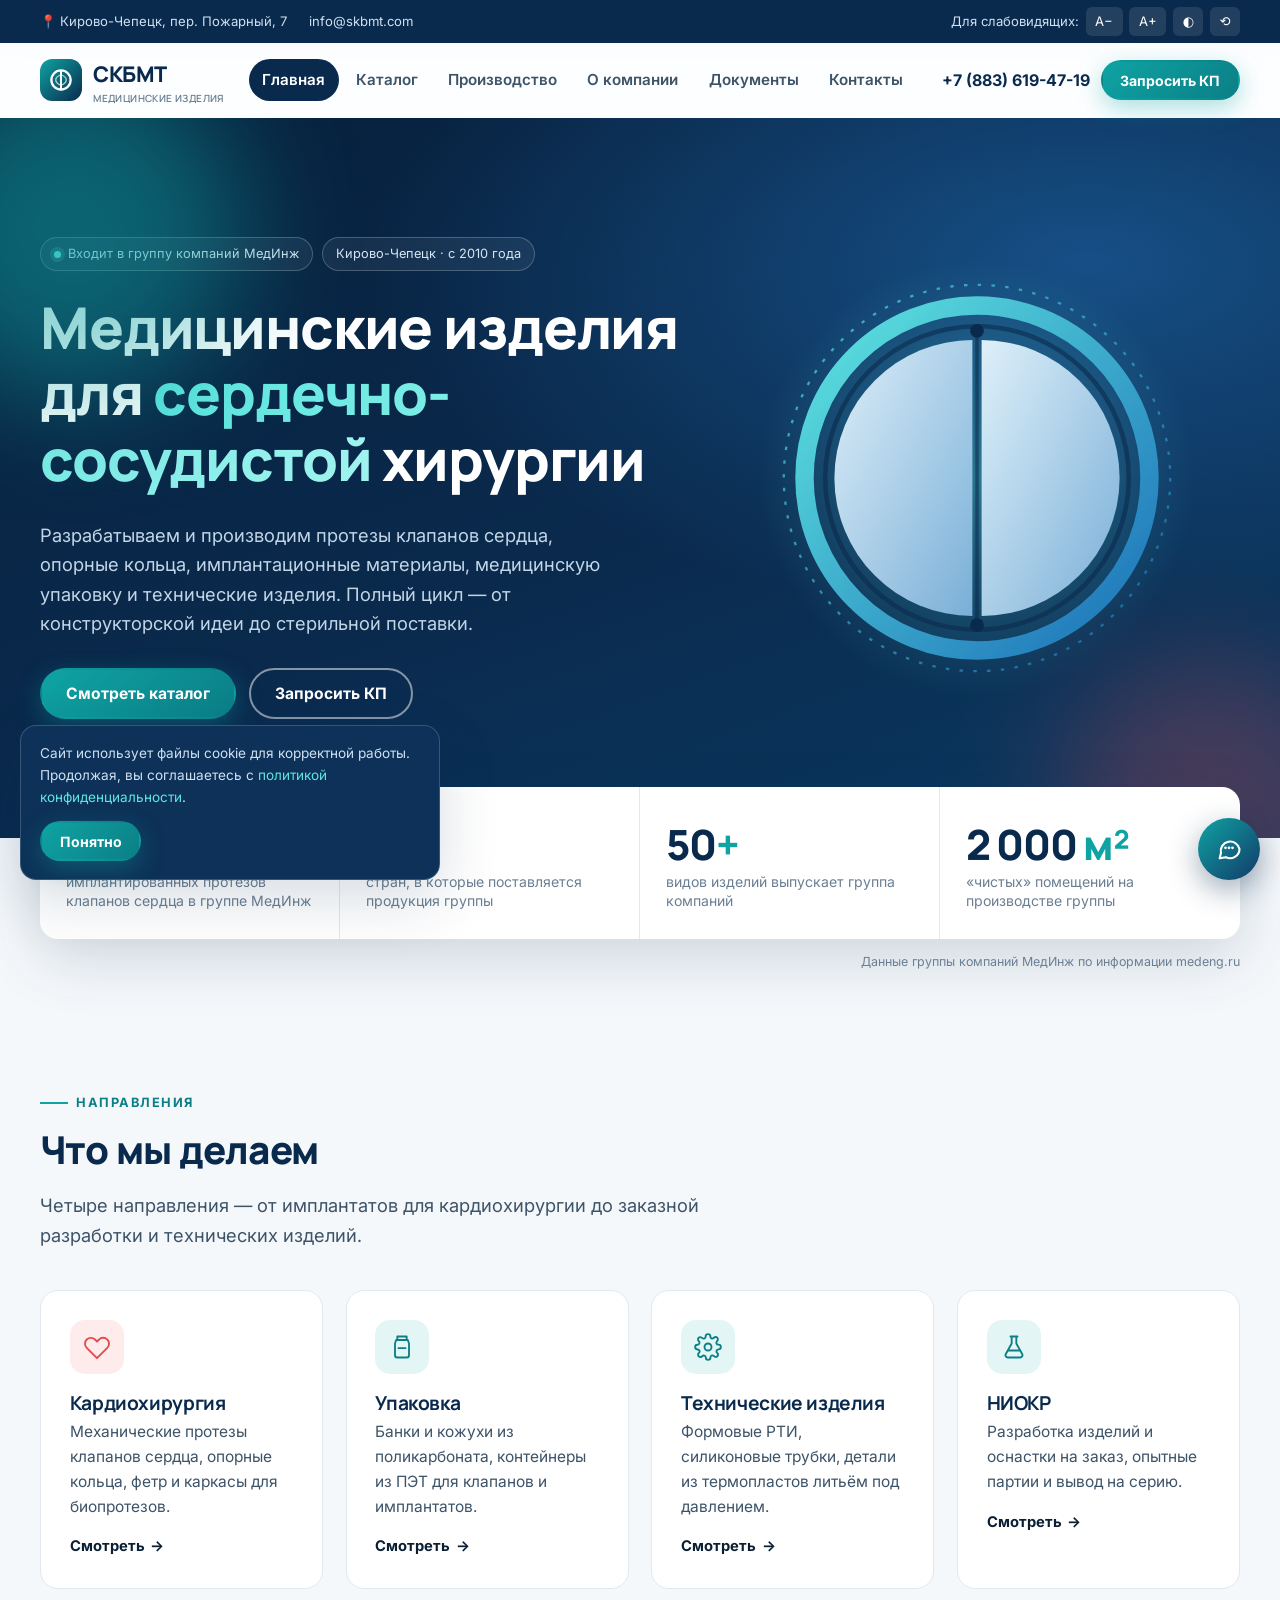
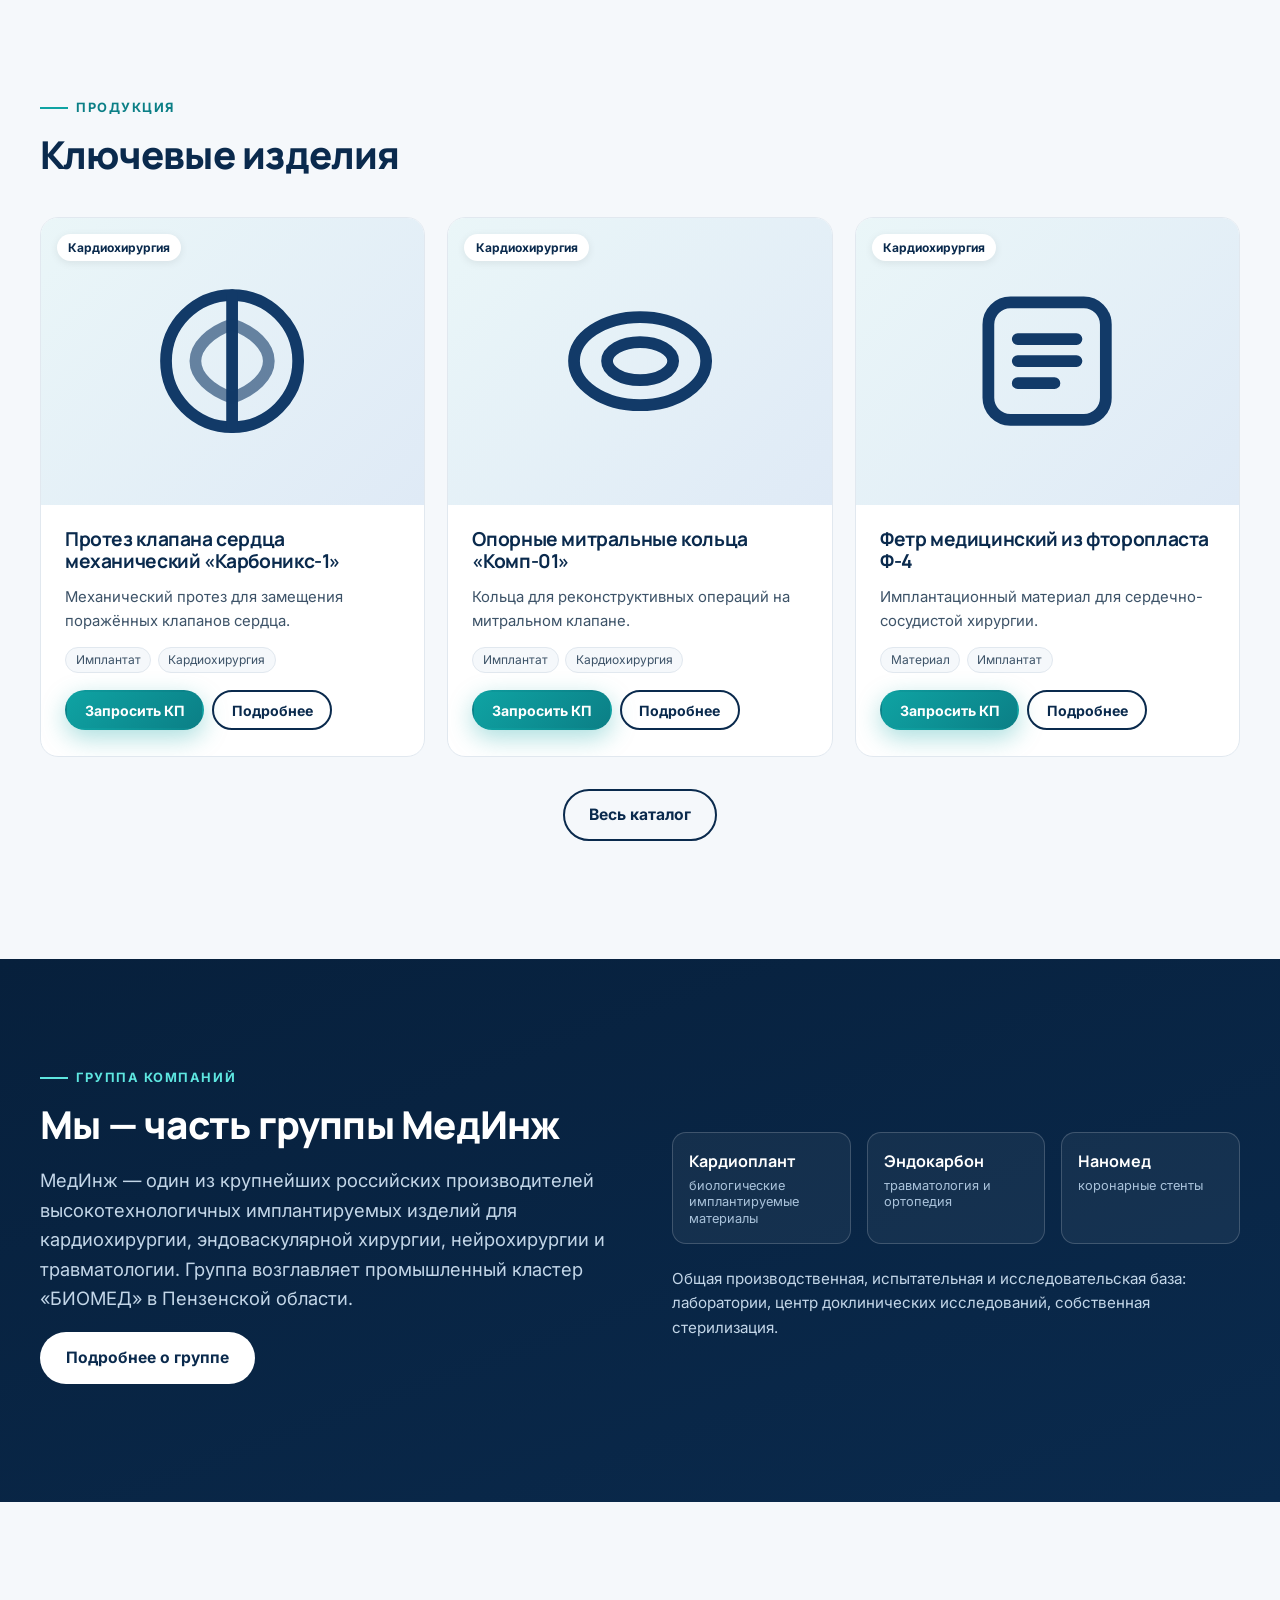
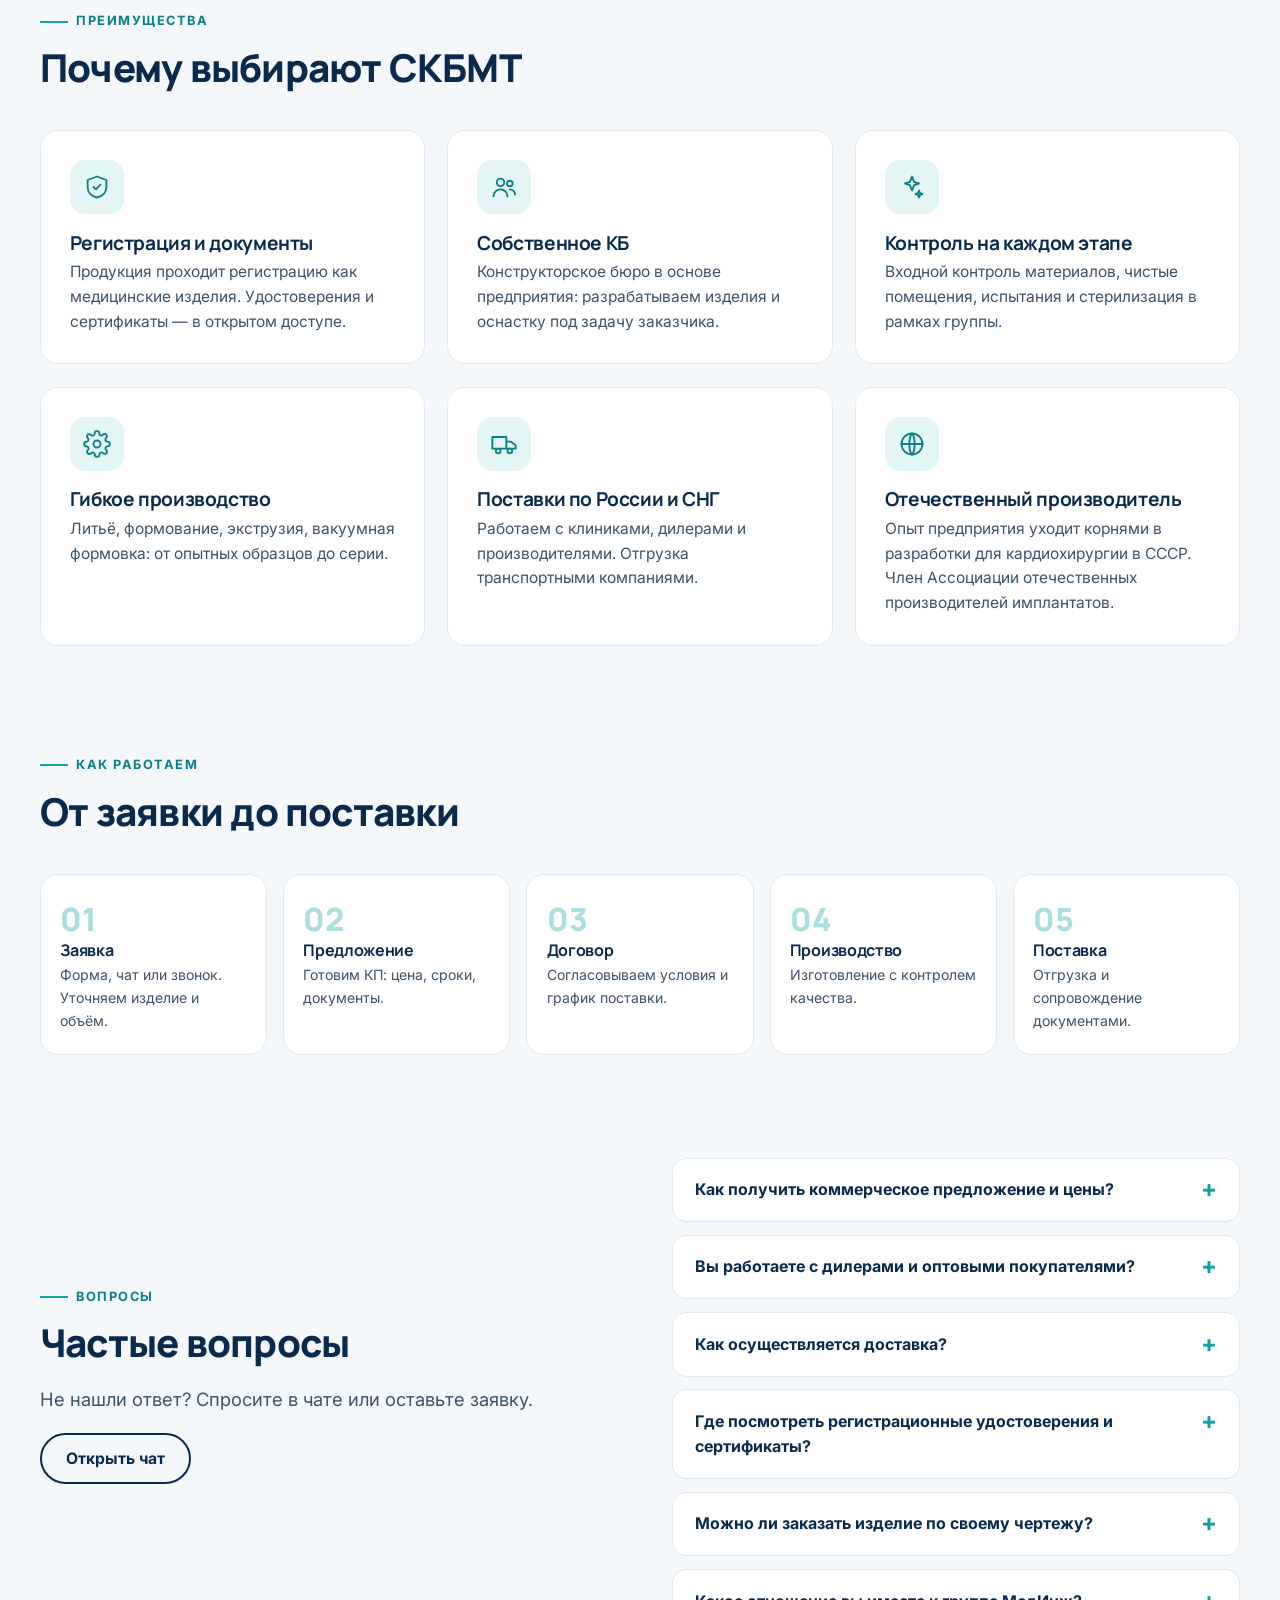
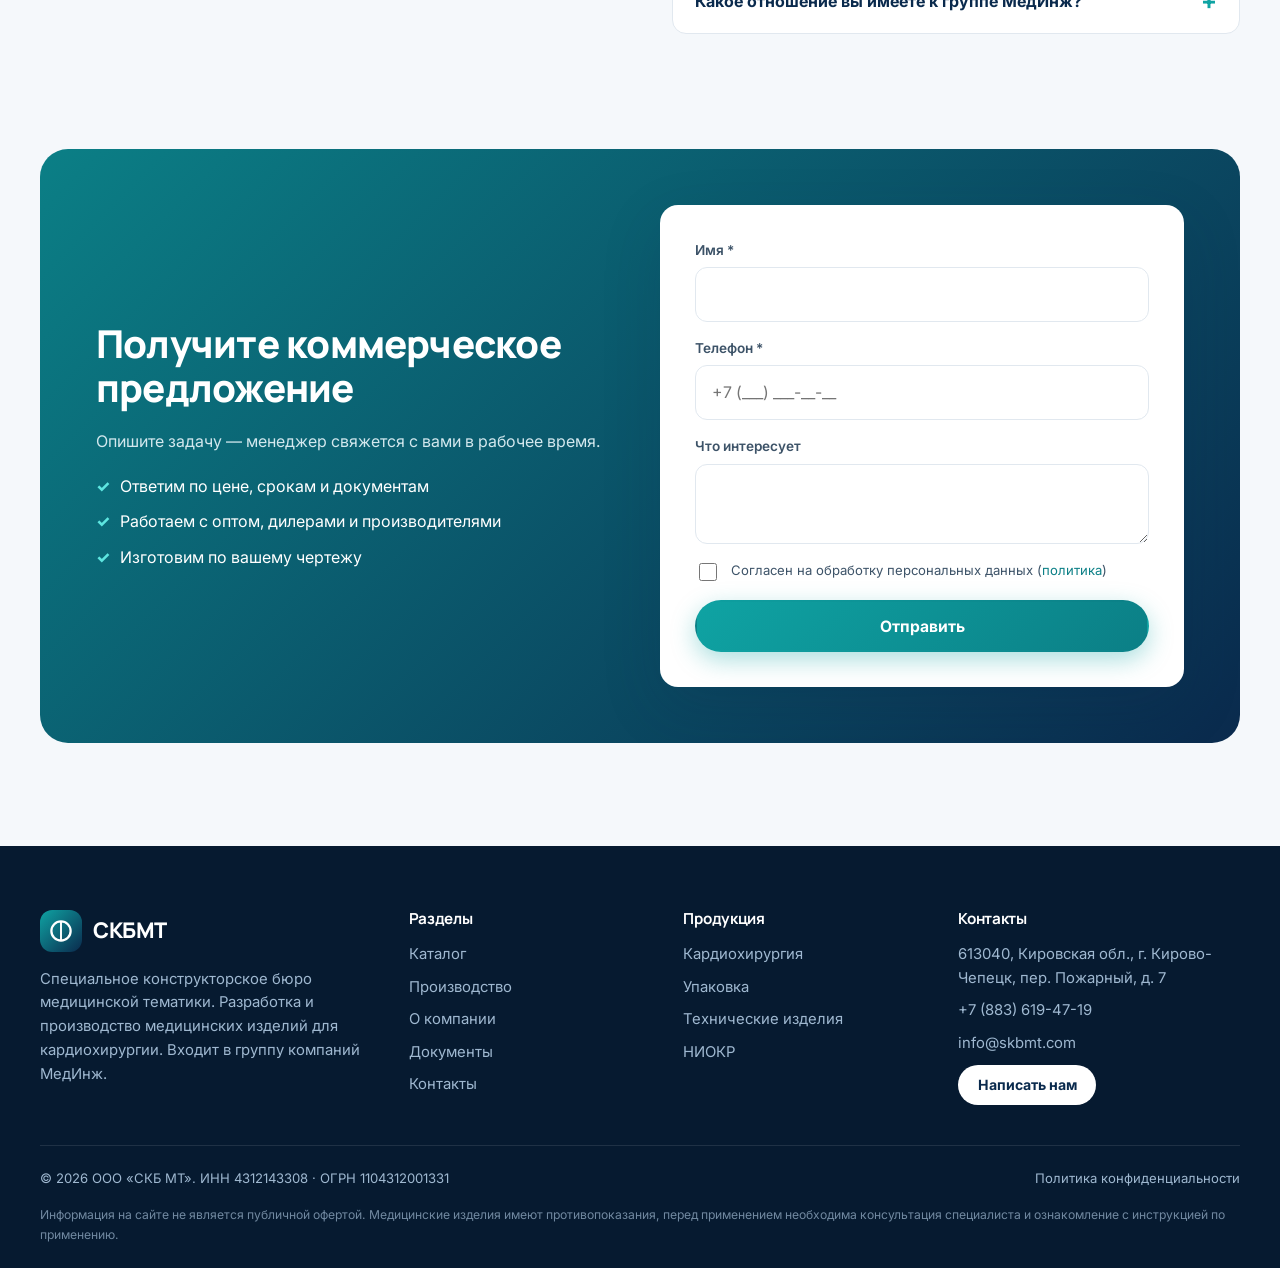
<file: index.html>
<!doctype html>
<html lang="ru">
<head>
<meta charset="utf-8">
<meta name="viewport" content="width=device-width,initial-scale=1">
<title>СКБМТ — производство медицинских изделий для кардиохирургии</title>
<meta name="description" content="Специальное конструкторское бюро медицинской тематики (Кирово-Чепецк): механические протезы клапанов сердца «Карбоникс-1», митральные кольца «Комп-01», медицинский фетр, упаковка и технические изделия. Входит в группу МедИнж.">
<link rel="canonical" href="https://skbmt.example/">
<meta property="og:title" content="СКБМТ — производство медицинских изделий для кардиохирургии">
<meta property="og:description" content="Специальное конструкторское бюро медицинской тематики (Кирово-Чепецк): механические протезы клапанов сердца «Карбоникс-1», митральные кольца «Комп-01», медицинский фетр, упаковка и технические изделия. Входит в группу МедИнж.">
<meta property="og:type" content="website">
<meta property="og:locale" content="ru_RU">
<meta name="theme-color" content="#0a2a4d">
<link rel="icon" href="img/favicon.svg" type="image/svg+xml">
<link rel="preconnect" href="https://fonts.googleapis.com">
<link rel="preconnect" href="https://fonts.gstatic.com" crossorigin>
<link href="https://fonts.googleapis.com/css2?family=Inter:wght@400;500;600&family=Manrope:wght@600;700;800&display=swap&subset=cyrillic" rel="stylesheet">
<link rel="stylesheet" href="css/main.css">
<script type="application/ld+json">{"@context":"https://schema.org","@type":"Organization","name":"СКБ МТ","legalName":"ООО «Специальное конструкторское бюро медицинской тематики»","address":{"@type":"PostalAddress","streetAddress":"пер. Пожарный, д. 7","addressLocality":"Кирово-Чепецк","addressRegion":"Кировская область","postalCode":"613040","addressCountry":"RU"},"taxID":"4312143308","parentOrganization":{"@type":"Organization","name":"МедИнж"}}</script>
</head>
<body>
<div class="progress" aria-hidden="true"></div>
<a class="skip" href="#main">Перейти к содержимому</a>

<div class="a11y">
  <div class="container">
    <div class="a11y-info"><span>📍 Кирово-Чепецк, пер. Пожарный, 7</span><a data-skbmt="email" href="#"></a></div>
    <div class="a11y-tools" role="group" aria-label="Версия для слабовидящих">
      <span>Для слабовидящих:</span>
      <button data-a11y="minus" aria-label="Уменьшить шрифт">A−</button>
      <button data-a11y="plus" aria-label="Увеличить шрифт">A+</button>
      <button data-a11y="contrast" aria-label="Контрастная версия">◐</button>
      <button data-a11y="reset" aria-label="Сбросить">⟲</button>
    </div>
  </div>
</div>

<header class="site-header">
  <div class="container nav">
    <a href="index.html" class="logo" aria-label="СКБМТ — на главную">
      <svg class="logo-mark" viewBox="0 0 48 48" aria-hidden="true"><defs><linearGradient id="lg" x1="0" y1="0" x2="1" y2="1"><stop stop-color="#0fa3a3"/><stop offset="1" stop-color="#0a2a4d"/></linearGradient></defs><rect width="48" height="48" rx="14" fill="url(#lg)"/><circle cx="24" cy="24" r="11" fill="none" stroke="#fff" stroke-width="2.6"/><path d="M24 13v22" stroke="#fff" stroke-width="2.2"/><path d="M24 18c-4 1.5-6 3.5-6 6s2 4.5 6 6M24 18c4 1.5 6 3.5 6 6s-2 4.5-6 6" fill="none" stroke="#fff" stroke-width="1.5" opacity=".7"/></svg>
      <span>СКБМТ<small>Медицинские изделия</small></span>
    </a>
    <ul class="menu" id="menu"><li><a href="index.html" aria-current="page">Главная</a></li><li><a href="catalog.html">Каталог</a></li><li><a href="production.html">Производство</a></li><li><a href="about.html">О компании</a></li><li><a href="documents.html">Документы</a></li><li><a href="contacts.html">Контакты</a></li></ul>
    <div class="nav-cta">
      <a class="nav-phone" data-skbmt="phone" href="#"></a>
      <button class="btn btn-primary btn-sm" data-open-quote="">Запросить КП</button>
      <button class="burger" aria-label="Меню" aria-expanded="false" aria-controls="menu"><span></span></button>
    </div>
  </div>
</header>

<main id="main">
<section class="hero">
  <div class="orb a"></div><div class="orb b"></div>
  <div class="container">
    <div>
      <div class="badge-row"><span class="badge"><i></i>Входит в группу компаний МедИнж</span><span class="badge">Кирово-Чепецк · с 2010 года</span></div>
      <h1>Медицинские изделия для <em>сердечно-сосудистой</em> хирургии</h1>
      <p class="lead">Разрабатываем и производим протезы клапанов сердца, опорные кольца, имплантационные материалы, медицинскую упаковку и технические изделия. Полный цикл — от конструкторской идеи до стерильной поставки.</p>
      <div class="hero-actions">
        <a class="btn btn-primary" href="catalog.html">Смотреть каталог</a>
        <button class="btn btn-ghost btn-ghost-light" data-open-quote="">Запросить КП</button>
      </div>
    </div>
    <div class="hero-visual" aria-hidden="true">
      <svg viewBox="0 0 400 400" fill="none">
        <defs>
          <linearGradient id="hg" x1="0" y1="0" x2="1" y2="1"><stop stop-color="#5ee6e0"/><stop offset="1" stop-color="#1b6fb8"/></linearGradient>
          <linearGradient id="hl" x1="0" y1="0" x2="1" y2="1"><stop stop-color="#e8f7ff"/><stop offset="1" stop-color="#7fb4dd"/></linearGradient>
          <radialGradient id="hb" cx=".5" cy=".5" r=".5"><stop stop-color="#5ee6e0" stop-opacity=".35"/><stop offset="1" stop-color="#5ee6e0" stop-opacity="0"/></radialGradient>
        </defs>
        <circle cx="200" cy="200" r="190" fill="url(#hb)" class="ring-glow"/>
        <circle cx="200" cy="200" r="168" stroke="url(#hg)" stroke-width="2" stroke-dasharray="3 9" opacity=".7"/>
        <circle cx="200" cy="200" r="150" stroke="url(#hg)" stroke-width="16"/>
        <circle cx="200" cy="200" r="132" stroke="#0a2a4d" stroke-width="4" opacity=".6"/>
        <g style="transform-box:fill-box">
          <path class="leaf-l" style="transform-box:fill-box" d="M196 80a120 120 0 0 0 0 240z" fill="url(#hl)" opacity=".95"/>
          <path class="leaf-r" style="transform-box:fill-box" d="M204 80a120 120 0 0 1 0 240z" fill="url(#hl)" opacity=".95"/>
        </g>
        <path d="M200 72v256" stroke="#0a2a4d" stroke-width="3" opacity=".55"/>
        <circle cx="200" cy="72" r="6" fill="#0a2a4d"/><circle cx="200" cy="328" r="6" fill="#0a2a4d"/>
      </svg>
      <svg class="hero-ecg" viewBox="0 0 460 70" fill="none"><path class="ecg-line" d="M0 38h140l14-26 18 52 16-40 10 14h262" stroke="#e5484d" stroke-width="3" stroke-linecap="round" stroke-linejoin="round"/></svg>
    </div>
  </div>
</section>

<div class="container stats">
  <div class="stats-grid reveal">
    <div class="stat"><b data-count="200000" data-suffix="+">0</b><small>имплантированных протезов клапанов сердца в группе МедИнж</small></div>
    <div class="stat"><b data-count="25">0</b><small>стран, в которые поставляется продукция группы</small></div>
    <div class="stat"><b data-count="50" data-suffix="+">0</b><small>видов изделий выпускает группа компаний</small></div>
    <div class="stat"><b data-count="2000" data-suffix=" м²">0</b><small>«чистых» помещений на производстве группы</small></div>
  </div>
  <p class="stats-note">Данные группы компаний МедИнж по информации medeng.ru</p>
</div>

<section class="section">
  <div class="container">
    <div class="section-head reveal"><span class="eyebrow">Направления</span><h2>Что мы делаем</h2><p class="lead">Четыре направления — от имплантатов для кардиохирургии до заказной разработки и технических изделий.</p></div>
    <div class="grid g4">
      <div class="card reveal" data-d="1"><div class="icon-wrap coral" data-icon="heart"></div><h3>Кардиохирургия</h3><p>Механические протезы клапанов сердца, опорные кольца, фетр и каркасы для биопротезов.</p><span class="more">Смотреть</span><a class="card-link" href="catalog.html?cat=cardio" aria-label="Кардиохирургия"></a></div>
      <div class="card reveal" data-d="2"><div class="icon-wrap" data-icon="jar"></div><h3>Упаковка</h3><p>Банки и кожухи из поликарбоната, контейнеры из ПЭТ для клапанов и имплантатов.</p><span class="more">Смотреть</span><a class="card-link" href="catalog.html?cat=pack" aria-label="Упаковка"></a></div>
      <div class="card reveal" data-d="3"><div class="icon-wrap" data-icon="gear"></div><h3>Технические изделия</h3><p>Формовые РТИ, силиконовые трубки, детали из термопластов литьём под давлением.</p><span class="more">Смотреть</span><a class="card-link" href="catalog.html?cat=tech" aria-label="Технические изделия"></a></div>
      <div class="card reveal" data-d="4"><div class="icon-wrap" data-icon="flask"></div><h3>НИОКР</h3><p>Разработка изделий и оснастки на заказ, опытные партии и вывод на серию.</p><span class="more">Смотреть</span><a class="card-link" href="catalog.html?cat=rnd" aria-label="НИОКР"></a></div>
    </div>
  </div>
</section>

<section class="section" style="padding-top:0">
  <div class="container">
    <div class="section-head reveal"><span class="eyebrow">Продукция</span><h2>Ключевые изделия</h2></div>
    <div class="grid g3 product-grid" id="featured"></div>
    <p style="text-align:center;margin-top:2rem"><a class="btn btn-ghost" href="catalog.html">Весь каталог</a></p>
  </div>
</section>

<section class="section band-dark">
  <div class="container split">
    <div class="reveal">
      <span class="eyebrow">Группа компаний</span>
      <h2>Мы — часть группы МедИнж</h2>
      <p class="lead">МедИнж — один из крупнейших российских производителей высокотехнологичных имплантируемых изделий для кардиохирургии, эндоваскулярной хирургии, нейрохирургии и травматологии. Группа возглавляет промышленный кластер «БИОМЕД» в Пензенской области.</p>
      <p><a class="btn btn-light" href="about.html">Подробнее о группе</a></p>
    </div>
    <div class="reveal" data-d="2">
      <div class="group-logos">
        <div><b>Кардиоплант</b><small>биологические имплантируемые материалы</small></div>
        <div><b>Эндокарбон</b><small>травматология и ортопедия</small></div>
        <div><b>Наномед</b><small>коронарные стенты</small></div>
      </div>
      <p style="margin-top:1.4rem;font-size:.95rem">Общая производственная, испытательная и исследовательская база: лаборатории, центр доклинических исследований, собственная стерилизация.</p>
    </div>
  </div>
</section>

<section class="section">
  <div class="container">
    <div class="section-head reveal"><span class="eyebrow">Преимущества</span><h2>Почему выбирают СКБМТ</h2></div>
    <div class="grid g3">
      <div class="card reveal"><div class="icon-wrap" data-icon="shield"></div><h3>Регистрация и документы</h3><p>Продукция проходит регистрацию как медицинские изделия. Удостоверения и сертификаты — в открытом доступе.</p></div>
      <div class="card reveal" data-d="1"><div class="icon-wrap" data-icon="team"></div><h3>Собственное КБ</h3><p>Конструкторское бюро в основе предприятия: разрабатываем изделия и оснастку под задачу заказчика.</p></div>
      <div class="card reveal" data-d="2"><div class="icon-wrap" data-icon="clean"></div><h3>Контроль на каждом этапе</h3><p>Входной контроль материалов, чистые помещения, испытания и стерилизация в рамках группы.</p></div>
      <div class="card reveal"><div class="icon-wrap" data-icon="gear"></div><h3>Гибкое производство</h3><p>Литьё, формование, экструзия, вакуумная формовка: от опытных образцов до серии.</p></div>
      <div class="card reveal" data-d="1"><div class="icon-wrap" data-icon="truck"></div><h3>Поставки по России и СНГ</h3><p>Работаем с клиниками, дилерами и производителями. Отгрузка транспортными компаниями.</p></div>
      <div class="card reveal" data-d="2"><div class="icon-wrap" data-icon="globe"></div><h3>Отечественный производитель</h3><p>Опыт предприятия уходит корнями в разработки для кардиохирургии в СССР. Член Ассоциации отечественных производителей имплантатов.</p></div>
    </div>
  </div>
</section>

<section class="section" style="padding-top:0">
  <div class="container">
    <div class="section-head reveal"><span class="eyebrow">Как работаем</span><h2>От заявки до поставки</h2></div>
    <div class="steps">
      <div class="step reveal"><h3>Заявка</h3><p>Форма, чат или звонок. Уточняем изделие и объём.</p></div>
      <div class="step reveal" data-d="1"><h3>Предложение</h3><p>Готовим КП: цена, сроки, документы.</p></div>
      <div class="step reveal" data-d="2"><h3>Договор</h3><p>Согласовываем условия и график поставки.</p></div>
      <div class="step reveal" data-d="3"><h3>Производство</h3><p>Изготовление с контролем качества.</p></div>
      <div class="step reveal" data-d="4"><h3>Поставка</h3><p>Отгрузка и сопровождение документами.</p></div>
    </div>
  </div>
</section>

<section class="section" style="padding-top:0">
  <div class="container">
    <div class="split">
      <div><div class="section-head reveal"><span class="eyebrow">Вопросы</span><h2>Частые вопросы</h2><p class="lead">Не нашли ответ? Спросите в чате или оставьте заявку.</p><button class="btn btn-ghost" data-open-chat>Открыть чат</button></div></div>
      <div class="faq" id="faq-list"></div>
    </div>
  </div>
</section>

<section class="section" style="padding-top:0">
  <div class="container">
    <div class="cta-band reveal">
      <div>
        <h2>Получите коммерческое предложение</h2>
        <p>Опишите задачу — менеджер свяжется с вами в рабочее время.</p>
        <ul><li>Ответим по цене, срокам и документам</li><li>Работаем с оптом, дилерами и производителями</li><li>Изготовим по вашему чертежу</li></ul>
      </div>
      <div class="form-card">
        <form class="form" data-form>
          <input type="hidden" name="subject" value="Заявка с главной страницы">
          <div class="field"><label for="c-name">Имя *</label><input id="c-name" name="name" autocomplete="name"><span class="err"></span></div>
          <div class="field"><label for="c-phone">Телефон *</label><input id="c-phone" name="phone" type="tel" autocomplete="tel" placeholder="+7 (___) ___-__-__"><span class="err"></span></div>
          <div class="field"><label for="c-msg">Что интересует</label><textarea id="c-msg" name="message" style="min-height:80px"></textarea></div>
          <input class="hp" name="website" tabindex="-1" autocomplete="off" aria-hidden="true">
          <label class="check"><input type="checkbox" name="consent"><span>Согласен на обработку персональных данных (<a href="privacy.html" target="_blank">политика</a>)</span></label>
          <div class="form-status" role="status"></div>
          <button class="btn btn-primary" type="submit">Отправить</button>
        </form>
      </div>
    </div>
  </div>
</section>

</main>

<footer class="site-footer">
  <div class="container">
    <div class="foot-grid">
      <div>
        <a href="index.html" class="logo"><svg class="logo-mark" viewBox="0 0 48 48" aria-hidden="true"><rect width="48" height="48" rx="14" fill="url(#lg)"/><circle cx="24" cy="24" r="11" fill="none" stroke="#fff" stroke-width="2.6"/><path d="M24 13v22" stroke="#fff" stroke-width="2.2"/></svg><span>СКБМТ</span></a>
        <p style="margin-top:1rem">Специальное конструкторское бюро медицинской тематики. Разработка и производство медицинских изделий для кардиохирургии. Входит в группу компаний МедИнж.</p>
      </div>
      <div><h4>Разделы</h4><ul>
        <li><a href="catalog.html">Каталог</a></li><li><a href="production.html">Производство</a></li><li><a href="about.html">О компании</a></li><li><a href="documents.html">Документы</a></li><li><a href="contacts.html">Контакты</a></li></ul></div>
      <div><h4>Продукция</h4><ul>
        <li><a href="catalog.html?cat=cardio">Кардиохирургия</a></li><li><a href="catalog.html?cat=pack">Упаковка</a></li><li><a href="catalog.html?cat=tech">Технические изделия</a></li><li><a href="catalog.html?cat=rnd">НИОКР</a></li></ul></div>
      <div><h4>Контакты</h4><ul>
        <li data-skbmt="address"></li><li><a data-skbmt="phone" href="#"></a></li><li><a data-skbmt="email" href="#"></a></li>
        <li><button class="btn btn-light btn-sm" data-open-quote="">Написать нам</button></li></ul></div>
    </div>
    <div class="foot-bottom">
      <span>© 2026 ООО «СКБ МТ». ИНН <span data-skbmt="inn"></span> · ОГРН <span data-skbmt="ogrn"></span></span>
      <span><a href="privacy.html">Политика конфиденциальности</a></span>
    </div>
    <p style="font-size:.76rem;margin:1rem 0 0;opacity:.7">Информация на сайте не является публичной офертой. Медицинские изделия имеют противопоказания, перед применением необходима консультация специалиста и ознакомление с инструкцией по применению.</p>
  </div>
</footer>

<!-- Заявка -->
<div class="modal" id="quote-modal" role="dialog" aria-modal="true" aria-labelledby="quote-title">
  <div class="modal-box">
    <button class="modal-close" data-close aria-label="Закрыть">×</button>
    <h2 id="quote-title" style="font-size:1.6rem;padding-right:2.5rem">Запросить коммерческое предложение</h2>
    <p style="color:var(--ink-2)">Оставьте контакты — менеджер свяжется с вами и подготовит предложение.</p>
    <form class="form" data-form>
      <input type="hidden" name="subject" id="quote-subject">
      <div class="form-row">
        <div class="field"><label for="q-name">Имя *</label><input id="q-name" name="name" autocomplete="name"><span class="err"></span></div>
        <div class="field"><label for="q-phone">Телефон *</label><input id="q-phone" name="phone" type="tel" autocomplete="tel" placeholder="+7 (___) ___-__-__"><span class="err"></span></div>
      </div>
      <div class="form-row">
        <div class="field"><label for="q-email">E-mail</label><input id="q-email" name="email" type="email" autocomplete="email"><span class="err"></span></div>
        <div class="field"><label for="q-company">Организация</label><input id="q-company" name="company" autocomplete="organization"></div>
      </div>
      <div class="field"><label for="q-msg">Что вас интересует</label><textarea id="q-msg" name="message" placeholder="Изделие, количество, особые требования"></textarea></div>
      <input class="hp" name="website" tabindex="-1" autocomplete="off" aria-hidden="true">
      <label class="check"><input type="checkbox" name="consent"><span>Согласен на обработку персональных данных в соответствии с <a href="privacy.html" target="_blank">политикой конфиденциальности</a></span></label>
      <div class="form-status" role="status"></div>
      <button class="btn btn-primary" type="submit">Отправить заявку</button>
    </form>
  </div>
</div>
<div class="modal" id="details-modal" role="dialog" aria-modal="true">
  <div class="modal-box"><button class="modal-close" data-close aria-label="Закрыть">×</button><div id="details-body"></div></div>
</div>

<!-- Чат-бот -->
<div class="chat-tip" style="display:none">Есть вопрос? Спросите помощника 👋</div>
<button class="chat-fab" aria-label="Открыть чат с помощником" aria-expanded="false"><svg viewBox="0 0 24 24" fill="none" stroke="currentColor" stroke-width="1.8" stroke-linecap="round" stroke-linejoin="round"><path d="M21 12a8 8 0 0 1-11.7 7L4 20l1.1-4.6A8 8 0 1 1 21 12z"/><path d="M9 11h.01M12 11h.01M15 11h.01" stroke-width="2.4"/></svg></button>
<section class="chat" aria-label="Чат с помощником СКБМТ">
  <div class="chat-head"><div class="chat-ava"><svg width="22" height="22" viewBox="0 0 24 24" fill="none" stroke="#fff" stroke-width="1.8" stroke-linecap="round"><circle cx="12" cy="12" r="9"/><path d="M12 3v18"/></svg></div><div><b>Помощник СКБМТ</b><small>● онлайн</small></div><button aria-label="Свернуть чат">×</button></div>
  <div class="chat-body" aria-live="polite"></div>
  <form class="chat-form"><input placeholder="Напишите вопрос…" aria-label="Сообщение" autocomplete="off"><button aria-label="Отправить"><svg width="18" height="18" viewBox="0 0 24 24" fill="none" stroke="currentColor" stroke-width="2" stroke-linecap="round" stroke-linejoin="round"><path d="M22 2L11 13M22 2l-7 20-4-9-9-4z"/></svg></button></form>
</section>

<div class="cookie" role="dialog" aria-label="Cookie"><p style="margin:0">Сайт использует файлы cookie для корректной работы. Продолжая, вы соглашаетесь с <a href="privacy.html">политикой конфиденциальности</a>.</p><button class="btn btn-primary btn-sm">Понятно</button></div>
<button class="to-top" aria-label="Наверх">↑</button>

<script src="js/data.js"></script>
<script src="js/main.js"></script>
<script src="js/chatbot.js"></script>
</body>
</html>
</file>
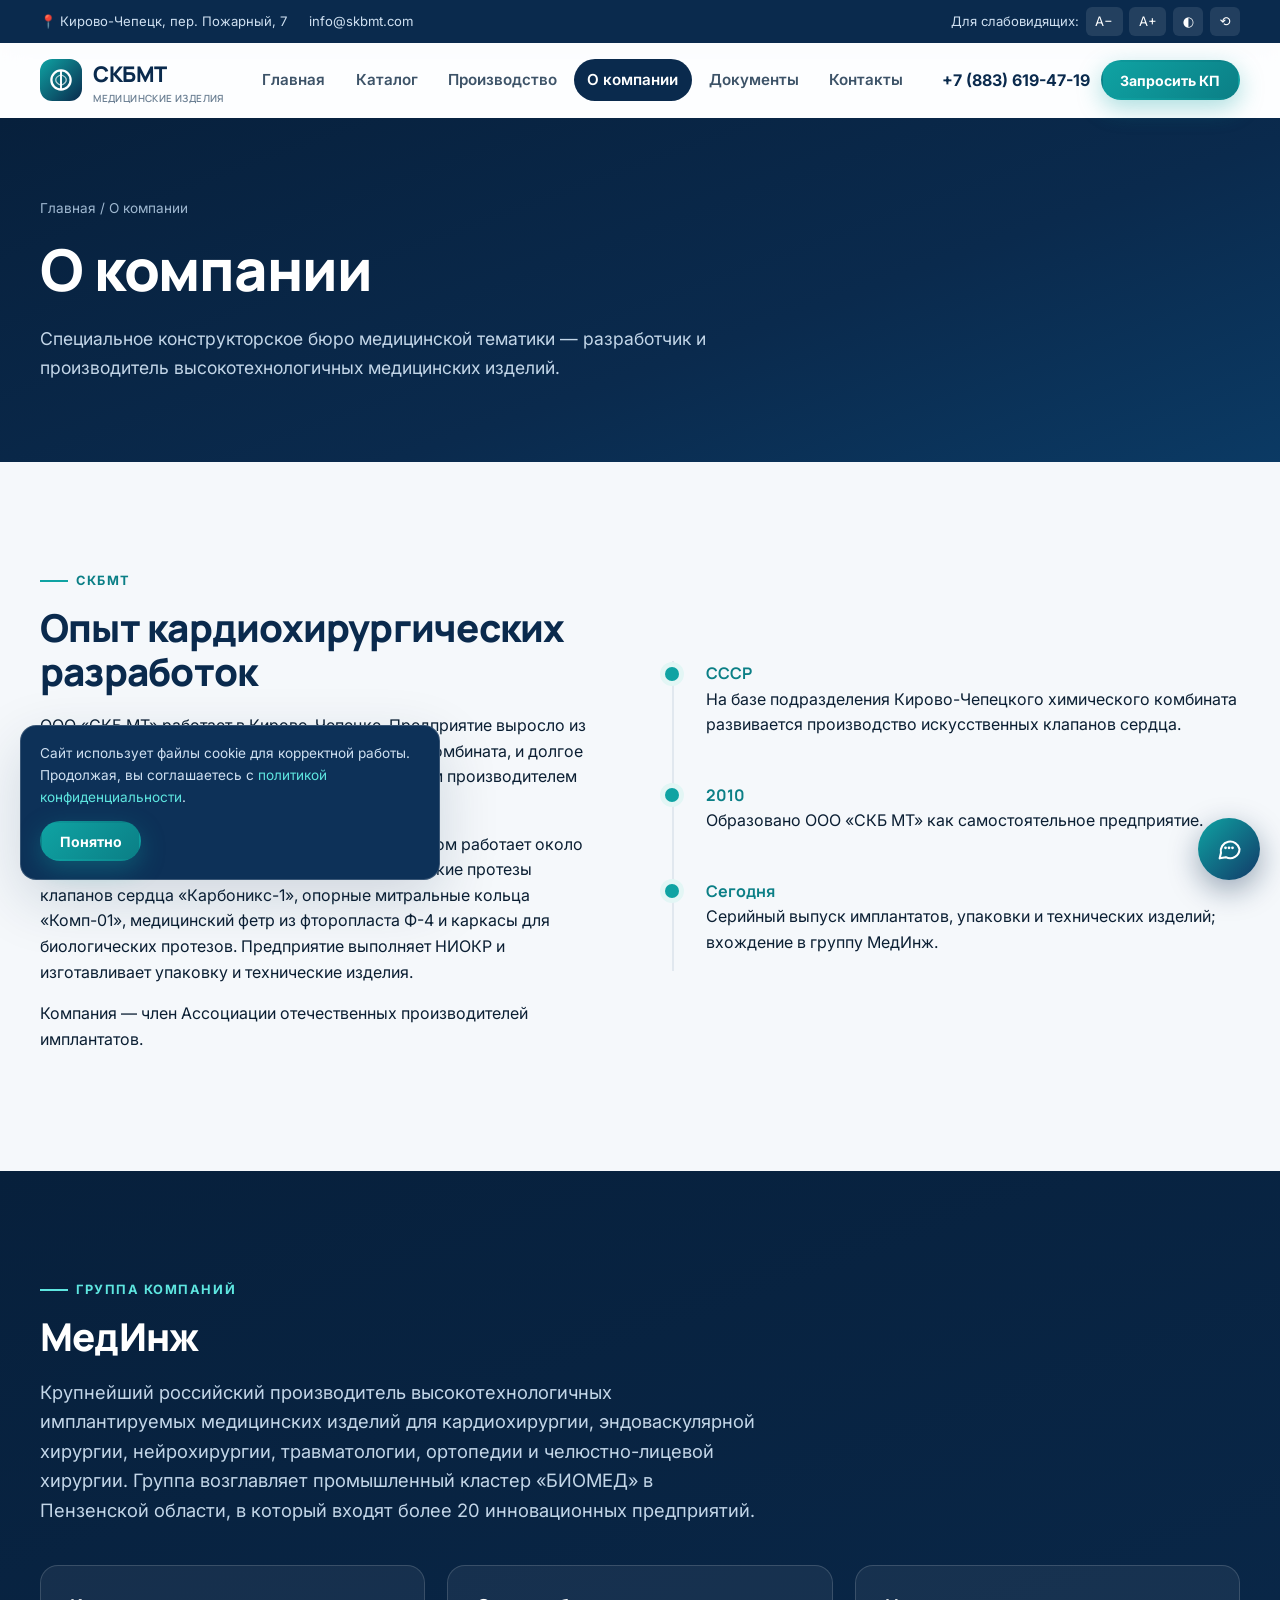
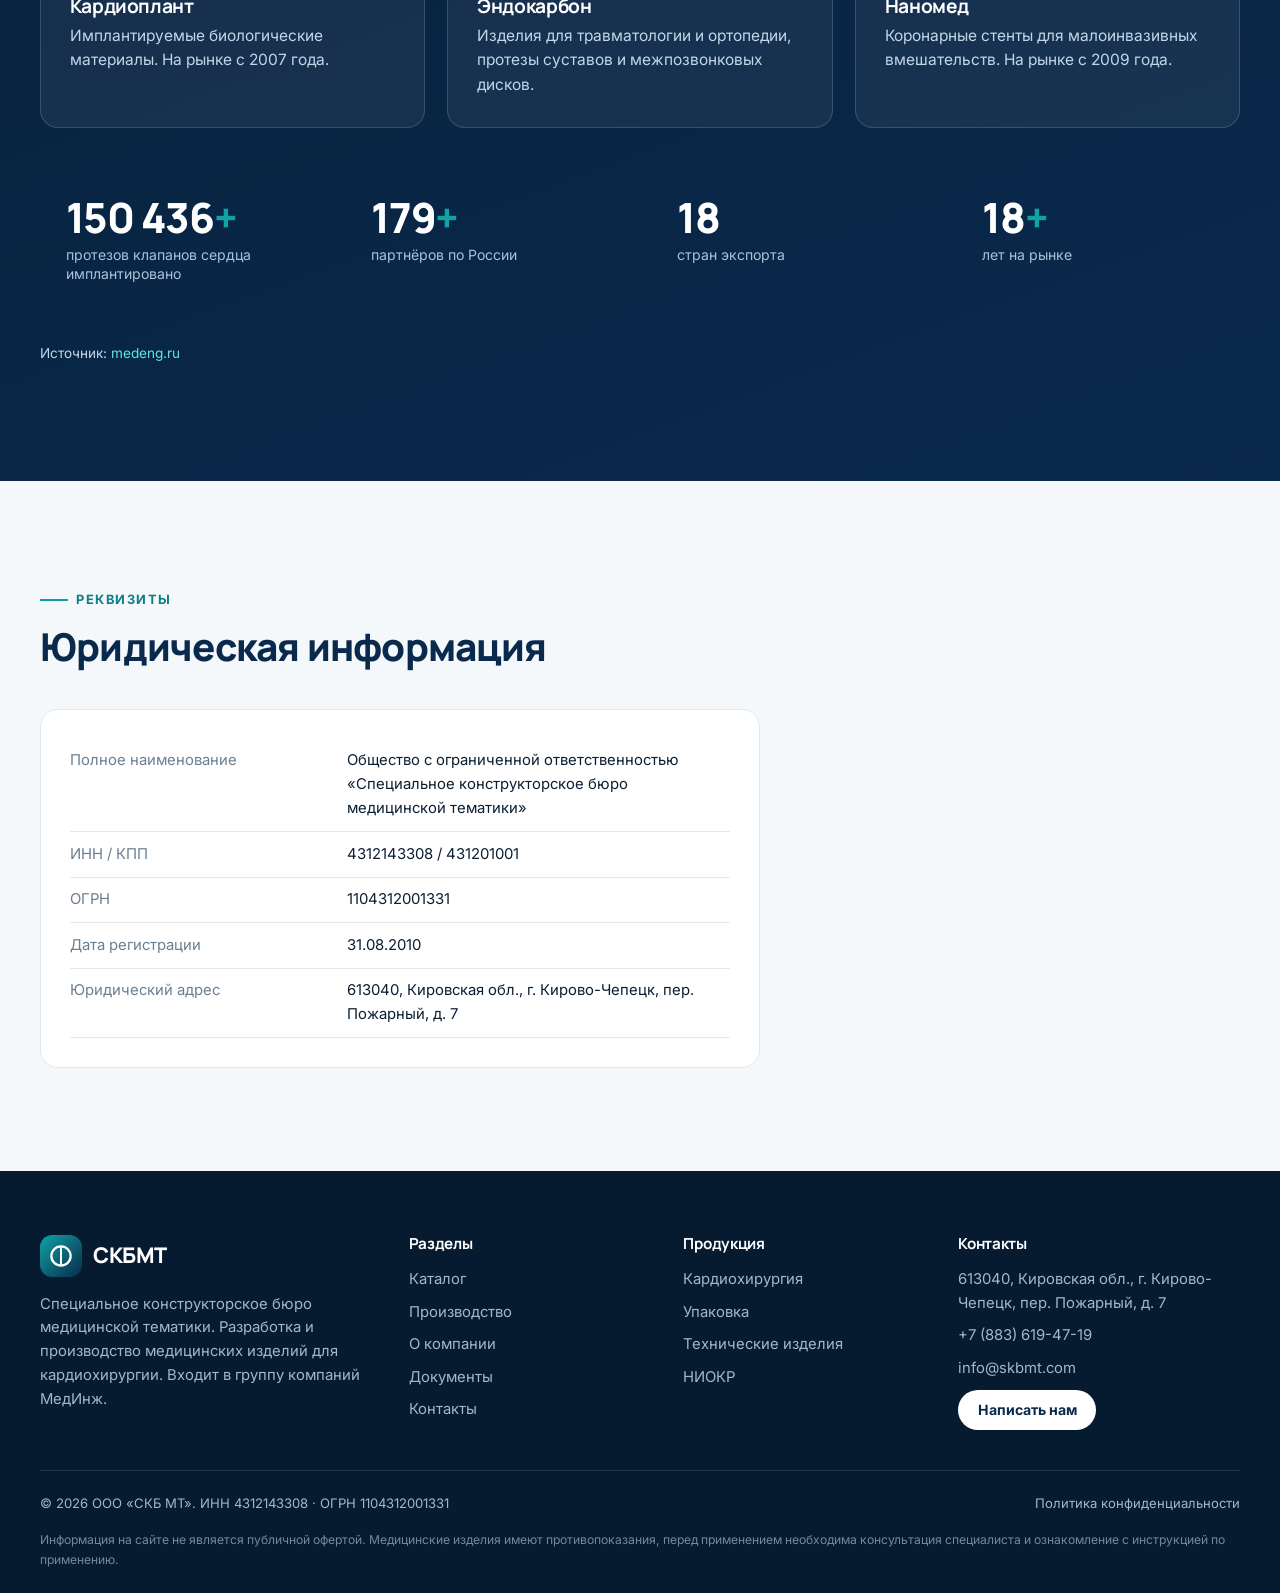
<file: about.html>
<!doctype html>
<html lang="ru">
<head>
<meta charset="utf-8">
<meta name="viewport" content="width=device-width,initial-scale=1">
<title>О компании — СКБМТ и группа МедИнж</title>
<meta name="description" content="СКБМТ — Специальное конструкторское бюро медицинской тематики из Кирово-Чепецка. Входит в группу компаний МедИнж.">
<link rel="canonical" href="https://skbmt.example/about.html">
<meta property="og:title" content="О компании — СКБМТ и группа МедИнж">
<meta property="og:description" content="СКБМТ — Специальное конструкторское бюро медицинской тематики из Кирово-Чепецка. Входит в группу компаний МедИнж.">
<meta property="og:type" content="website">
<meta property="og:locale" content="ru_RU">
<meta name="theme-color" content="#0a2a4d">
<link rel="icon" href="img/favicon.svg" type="image/svg+xml">
<link rel="preconnect" href="https://fonts.googleapis.com">
<link rel="preconnect" href="https://fonts.gstatic.com" crossorigin>
<link href="https://fonts.googleapis.com/css2?family=Inter:wght@400;500;600&family=Manrope:wght@600;700;800&display=swap&subset=cyrillic" rel="stylesheet">
<link rel="stylesheet" href="css/main.css">
<script type="application/ld+json">{"@context":"https://schema.org","@type":"Organization","name":"СКБ МТ","legalName":"ООО «Специальное конструкторское бюро медицинской тематики»","address":{"@type":"PostalAddress","streetAddress":"пер. Пожарный, д. 7","addressLocality":"Кирово-Чепецк","addressRegion":"Кировская область","postalCode":"613040","addressCountry":"RU"},"taxID":"4312143308","parentOrganization":{"@type":"Organization","name":"МедИнж"}}</script>
</head>
<body>
<div class="progress" aria-hidden="true"></div>
<a class="skip" href="#main">Перейти к содержимому</a>

<div class="a11y">
  <div class="container">
    <div class="a11y-info"><span>📍 Кирово-Чепецк, пер. Пожарный, 7</span><a data-skbmt="email" href="#"></a></div>
    <div class="a11y-tools" role="group" aria-label="Версия для слабовидящих">
      <span>Для слабовидящих:</span>
      <button data-a11y="minus" aria-label="Уменьшить шрифт">A−</button>
      <button data-a11y="plus" aria-label="Увеличить шрифт">A+</button>
      <button data-a11y="contrast" aria-label="Контрастная версия">◐</button>
      <button data-a11y="reset" aria-label="Сбросить">⟲</button>
    </div>
  </div>
</div>

<header class="site-header">
  <div class="container nav">
    <a href="index.html" class="logo" aria-label="СКБМТ — на главную">
      <svg class="logo-mark" viewBox="0 0 48 48" aria-hidden="true"><defs><linearGradient id="lg" x1="0" y1="0" x2="1" y2="1"><stop stop-color="#0fa3a3"/><stop offset="1" stop-color="#0a2a4d"/></linearGradient></defs><rect width="48" height="48" rx="14" fill="url(#lg)"/><circle cx="24" cy="24" r="11" fill="none" stroke="#fff" stroke-width="2.6"/><path d="M24 13v22" stroke="#fff" stroke-width="2.2"/><path d="M24 18c-4 1.5-6 3.5-6 6s2 4.5 6 6M24 18c4 1.5 6 3.5 6 6s-2 4.5-6 6" fill="none" stroke="#fff" stroke-width="1.5" opacity=".7"/></svg>
      <span>СКБМТ<small>Медицинские изделия</small></span>
    </a>
    <ul class="menu" id="menu"><li><a href="index.html">Главная</a></li><li><a href="catalog.html">Каталог</a></li><li><a href="production.html">Производство</a></li><li><a href="about.html" aria-current="page">О компании</a></li><li><a href="documents.html">Документы</a></li><li><a href="contacts.html">Контакты</a></li></ul>
    <div class="nav-cta">
      <a class="nav-phone" data-skbmt="phone" href="#"></a>
      <button class="btn btn-primary btn-sm" data-open-quote="">Запросить КП</button>
      <button class="burger" aria-label="Меню" aria-expanded="false" aria-controls="menu"><span></span></button>
    </div>
  </div>
</header>

<main id="main">
<section class="page-hero">
  <div class="container">
    <div class="crumbs"><a href="index.html">Главная</a> / О компании</div>
    <h1>О компании</h1>
    <p>Специальное конструкторское бюро медицинской тематики — разработчик и производитель высокотехнологичных медицинских изделий.</p>
  </div>
</section>
<section class="section">
  <div class="container split">
    <div class="reveal">
      <span class="eyebrow">СКБМТ</span>
      <h2>Опыт кардиохирургических разработок</h2>
      <p>ООО «СКБ МТ» работает в Кирово-Чепецке. Предприятие выросло из подразделения Кирово-Чепецкого химического комбината, и долгое время было единственным в СССР промышленным производителем искусственных клапанов сердца.</p>
      <p>Сегодня это современное производство, на котором работает около 110 специалистов. Основные изделия — механические протезы клапанов сердца «Карбоникс-1», опорные митральные кольца «Комп-01», медицинский фетр из фторопласта Ф-4 и каркасы для биологических протезов. Предприятие выполняет НИОКР и изготавливает упаковку и технические изделия.</p>
      <p>Компания — член Ассоциации отечественных производителей имплантатов.</p>
    </div>
    <div class="timeline reveal" data-d="2">
      <div class="tl-item"><b>СССР</b><p>На базе подразделения Кирово-Чепецкого химического комбината развивается производство искусственных клапанов сердца.</p></div>
      <div class="tl-item"><b>2010</b><p>Образовано ООО «СКБ МТ» как самостоятельное предприятие.</p></div>
      <div class="tl-item"><b>Сегодня</b><p>Серийный выпуск имплантатов, упаковки и технических изделий; вхождение в группу МедИнж.</p></div>
    </div>
  </div>
</section>
<section class="section band-dark">
  <div class="container">
    <div class="section-head reveal"><span class="eyebrow">Группа компаний</span><h2>МедИнж</h2><p class="lead">Крупнейший российский производитель высокотехнологичных имплантируемых медицинских изделий для кардиохирургии, эндоваскулярной хирургии, нейрохирургии, травматологии, ортопедии и челюстно-лицевой хирургии. Группа возглавляет промышленный кластер «БИОМЕД» в Пензенской области, в который входят более 20 инновационных предприятий.</p></div>
    <div class="grid g3">
      <div class="card reveal" style="background:rgba(255,255,255,.06);border-color:rgba(255,255,255,.15)"><h3>Кардиоплант</h3><p style="color:#c3d6e8">Имплантируемые биологические материалы. На рынке с 2007 года.</p></div>
      <div class="card reveal" data-d="1" style="background:rgba(255,255,255,.06);border-color:rgba(255,255,255,.15)"><h3>Эндокарбон</h3><p style="color:#c3d6e8">Изделия для травматологии и ортопедии, протезы суставов и межпозвонковых дисков.</p></div>
      <div class="card reveal" data-d="2" style="background:rgba(255,255,255,.06);border-color:rgba(255,255,255,.15)"><h3>Наномед</h3><p style="color:#c3d6e8">Коронарные стенты для малоинвазивных вмешательств. На рынке с 2009 года.</p></div>
    </div>
    <div class="grid g4" style="margin-top:2rem">
      <div class="stat reveal" style="border:0"><b style="color:#fff" data-count="200000" data-suffix="+">0</b><small style="color:#a9c2da">протезов клапанов сердца имплантировано</small></div>
      <div class="stat reveal" style="border:0"><b style="color:#fff" data-count="250" data-suffix="+">0</b><small style="color:#a9c2da">партнёров по России</small></div>
      <div class="stat reveal" style="border:0"><b style="color:#fff" data-count="25">0</b><small style="color:#a9c2da">стран экспорта</small></div>
      <div class="stat reveal" style="border:0"><b style="color:#fff" data-count="25" data-suffix="+">0</b><small style="color:#a9c2da">лет на рынке</small></div>
    </div>
    <p style="margin-top:2rem;font-size:.85rem">Источник: <a href="https://medeng.ru/" target="_blank" rel="noopener" style="color:#5ee6e0">medeng.ru</a></p>
  </div>
</section>
<section class="section">
  <div class="container">
    <div class="section-head reveal"><span class="eyebrow">Реквизиты</span><h2>Юридическая информация</h2></div>
    <div class="card reveal" style="max-width:720px"><table class="req-table">
      <tr><td>Полное наименование</td><td>Общество с ограниченной ответственностью «Специальное конструкторское бюро медицинской тематики»</td></tr>
      <tr><td>ИНН / КПП</td><td><span data-skbmt="inn"></span> / 431201001</td></tr>
      <tr><td>ОГРН</td><td data-skbmt="ogrn"></td></tr>
      <tr><td>Дата регистрации</td><td>31.08.2010</td></tr>
      <tr><td>Юридический адрес</td><td data-skbmt="address"></td></tr>
    </table></div>
  </div>
</section>

</main>

<footer class="site-footer">
  <div class="container">
    <div class="foot-grid">
      <div>
        <a href="index.html" class="logo"><svg class="logo-mark" viewBox="0 0 48 48" aria-hidden="true"><rect width="48" height="48" rx="14" fill="url(#lg)"/><circle cx="24" cy="24" r="11" fill="none" stroke="#fff" stroke-width="2.6"/><path d="M24 13v22" stroke="#fff" stroke-width="2.2"/></svg><span>СКБМТ</span></a>
        <p style="margin-top:1rem">Специальное конструкторское бюро медицинской тематики. Разработка и производство медицинских изделий для кардиохирургии. Входит в группу компаний МедИнж.</p>
      </div>
      <div><h4>Разделы</h4><ul>
        <li><a href="catalog.html">Каталог</a></li><li><a href="production.html">Производство</a></li><li><a href="about.html">О компании</a></li><li><a href="documents.html">Документы</a></li><li><a href="contacts.html">Контакты</a></li></ul></div>
      <div><h4>Продукция</h4><ul>
        <li><a href="catalog.html?cat=cardio">Кардиохирургия</a></li><li><a href="catalog.html?cat=pack">Упаковка</a></li><li><a href="catalog.html?cat=tech">Технические изделия</a></li><li><a href="catalog.html?cat=rnd">НИОКР</a></li></ul></div>
      <div><h4>Контакты</h4><ul>
        <li data-skbmt="address"></li><li><a data-skbmt="phone" href="#"></a></li><li><a data-skbmt="email" href="#"></a></li>
        <li><button class="btn btn-light btn-sm" data-open-quote="">Написать нам</button></li></ul></div>
    </div>
    <div class="foot-bottom">
      <span>© 2026 ООО «СКБ МТ». ИНН <span data-skbmt="inn"></span> · ОГРН <span data-skbmt="ogrn"></span></span>
      <span><a href="privacy.html">Политика конфиденциальности</a></span>
    </div>
    <p style="font-size:.76rem;margin:1rem 0 0;opacity:.7">Информация на сайте не является публичной офертой. Медицинские изделия имеют противопоказания, перед применением необходима консультация специалиста и ознакомление с инструкцией по применению.</p>
  </div>
</footer>

<!-- Заявка -->
<div class="modal" id="quote-modal" role="dialog" aria-modal="true" aria-labelledby="quote-title">
  <div class="modal-box">
    <button class="modal-close" data-close aria-label="Закрыть">×</button>
    <h2 id="quote-title" style="font-size:1.6rem;padding-right:2.5rem">Запросить коммерческое предложение</h2>
    <p style="color:var(--ink-2)">Оставьте контакты — менеджер свяжется с вами и подготовит предложение.</p>
    <form class="form" data-form>
      <input type="hidden" name="subject" id="quote-subject">
      <div class="form-row">
        <div class="field"><label for="q-name">Имя *</label><input id="q-name" name="name" autocomplete="name"><span class="err"></span></div>
        <div class="field"><label for="q-phone">Телефон *</label><input id="q-phone" name="phone" type="tel" autocomplete="tel" placeholder="+7 (___) ___-__-__"><span class="err"></span></div>
      </div>
      <div class="form-row">
        <div class="field"><label for="q-email">E-mail</label><input id="q-email" name="email" type="email" autocomplete="email"><span class="err"></span></div>
        <div class="field"><label for="q-company">Организация</label><input id="q-company" name="company" autocomplete="organization"></div>
      </div>
      <div class="field"><label for="q-msg">Что вас интересует</label><textarea id="q-msg" name="message" placeholder="Изделие, количество, особые требования"></textarea></div>
      <input class="hp" name="website" tabindex="-1" autocomplete="off" aria-hidden="true">
      <label class="check"><input type="checkbox" name="consent"><span>Согласен на обработку персональных данных в соответствии с <a href="privacy.html" target="_blank">политикой конфиденциальности</a></span></label>
      <div class="form-status" role="status"></div>
      <button class="btn btn-primary" type="submit">Отправить заявку</button>
    </form>
  </div>
</div>
<div class="modal" id="details-modal" role="dialog" aria-modal="true">
  <div class="modal-box"><button class="modal-close" data-close aria-label="Закрыть">×</button><div id="details-body"></div></div>
</div>

<!-- Чат-бот -->
<div class="chat-tip" style="display:none">Есть вопрос? Спросите помощника 👋</div>
<button class="chat-fab" aria-label="Открыть чат с помощником" aria-expanded="false"><svg viewBox="0 0 24 24" fill="none" stroke="currentColor" stroke-width="1.8" stroke-linecap="round" stroke-linejoin="round"><path d="M21 12a8 8 0 0 1-11.7 7L4 20l1.1-4.6A8 8 0 1 1 21 12z"/><path d="M9 11h.01M12 11h.01M15 11h.01" stroke-width="2.4"/></svg></button>
<section class="chat" aria-label="Чат с помощником СКБМТ">
  <div class="chat-head"><div class="chat-ava"><svg width="22" height="22" viewBox="0 0 24 24" fill="none" stroke="#fff" stroke-width="1.8" stroke-linecap="round"><circle cx="12" cy="12" r="9"/><path d="M12 3v18"/></svg></div><div><b>Помощник СКБМТ</b><small>● онлайн</small></div><button aria-label="Свернуть чат">×</button></div>
  <div class="chat-body" aria-live="polite"></div>
  <form class="chat-form"><input placeholder="Напишите вопрос…" aria-label="Сообщение" autocomplete="off"><button aria-label="Отправить"><svg width="18" height="18" viewBox="0 0 24 24" fill="none" stroke="currentColor" stroke-width="2" stroke-linecap="round" stroke-linejoin="round"><path d="M22 2L11 13M22 2l-7 20-4-9-9-4z"/></svg></button></form>
</section>

<div class="cookie" role="dialog" aria-label="Cookie"><p style="margin:0">Сайт использует файлы cookie для корректной работы. Продолжая, вы соглашаетесь с <a href="privacy.html">политикой конфиденциальности</a>.</p><button class="btn btn-primary btn-sm">Понятно</button></div>
<button class="to-top" aria-label="Наверх">↑</button>

<script src="js/data.js"></script>
<script src="js/main.js"></script>
<script src="js/chatbot.js"></script>
</body>
</html>
</file>
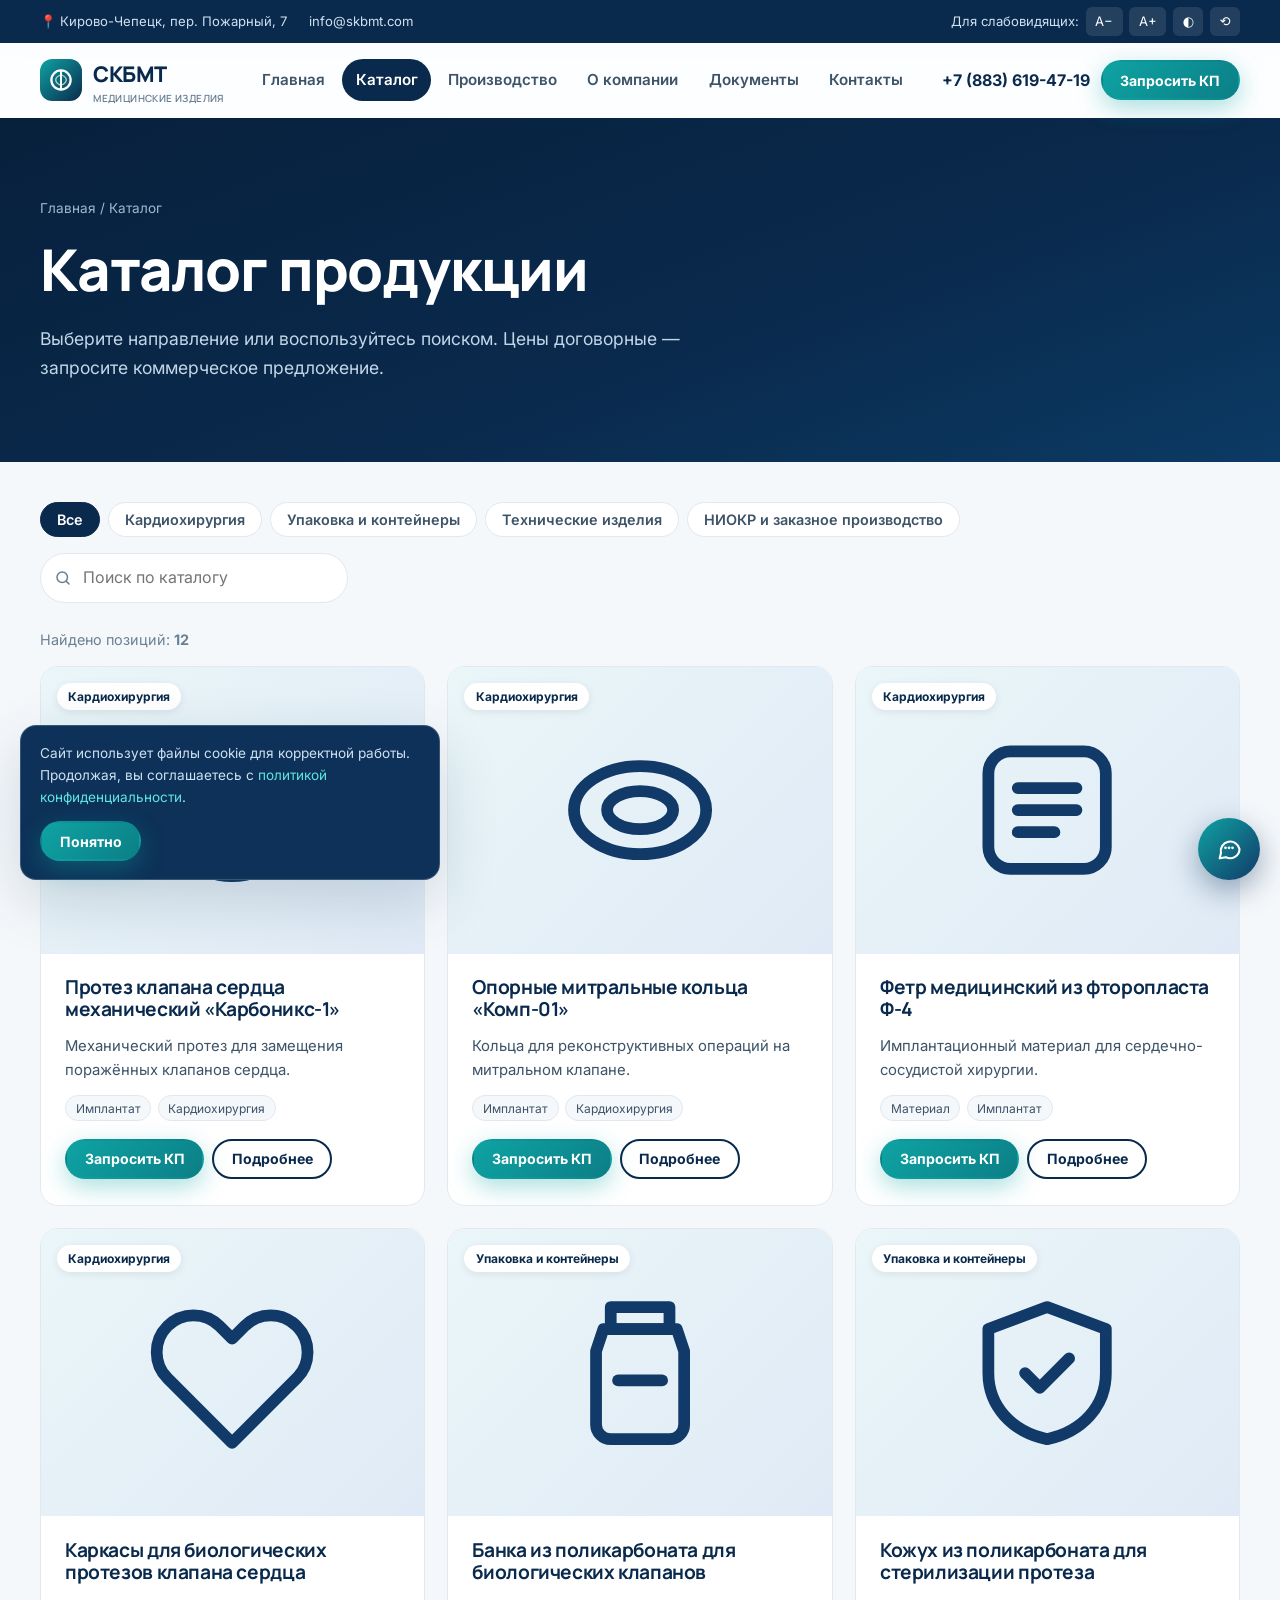
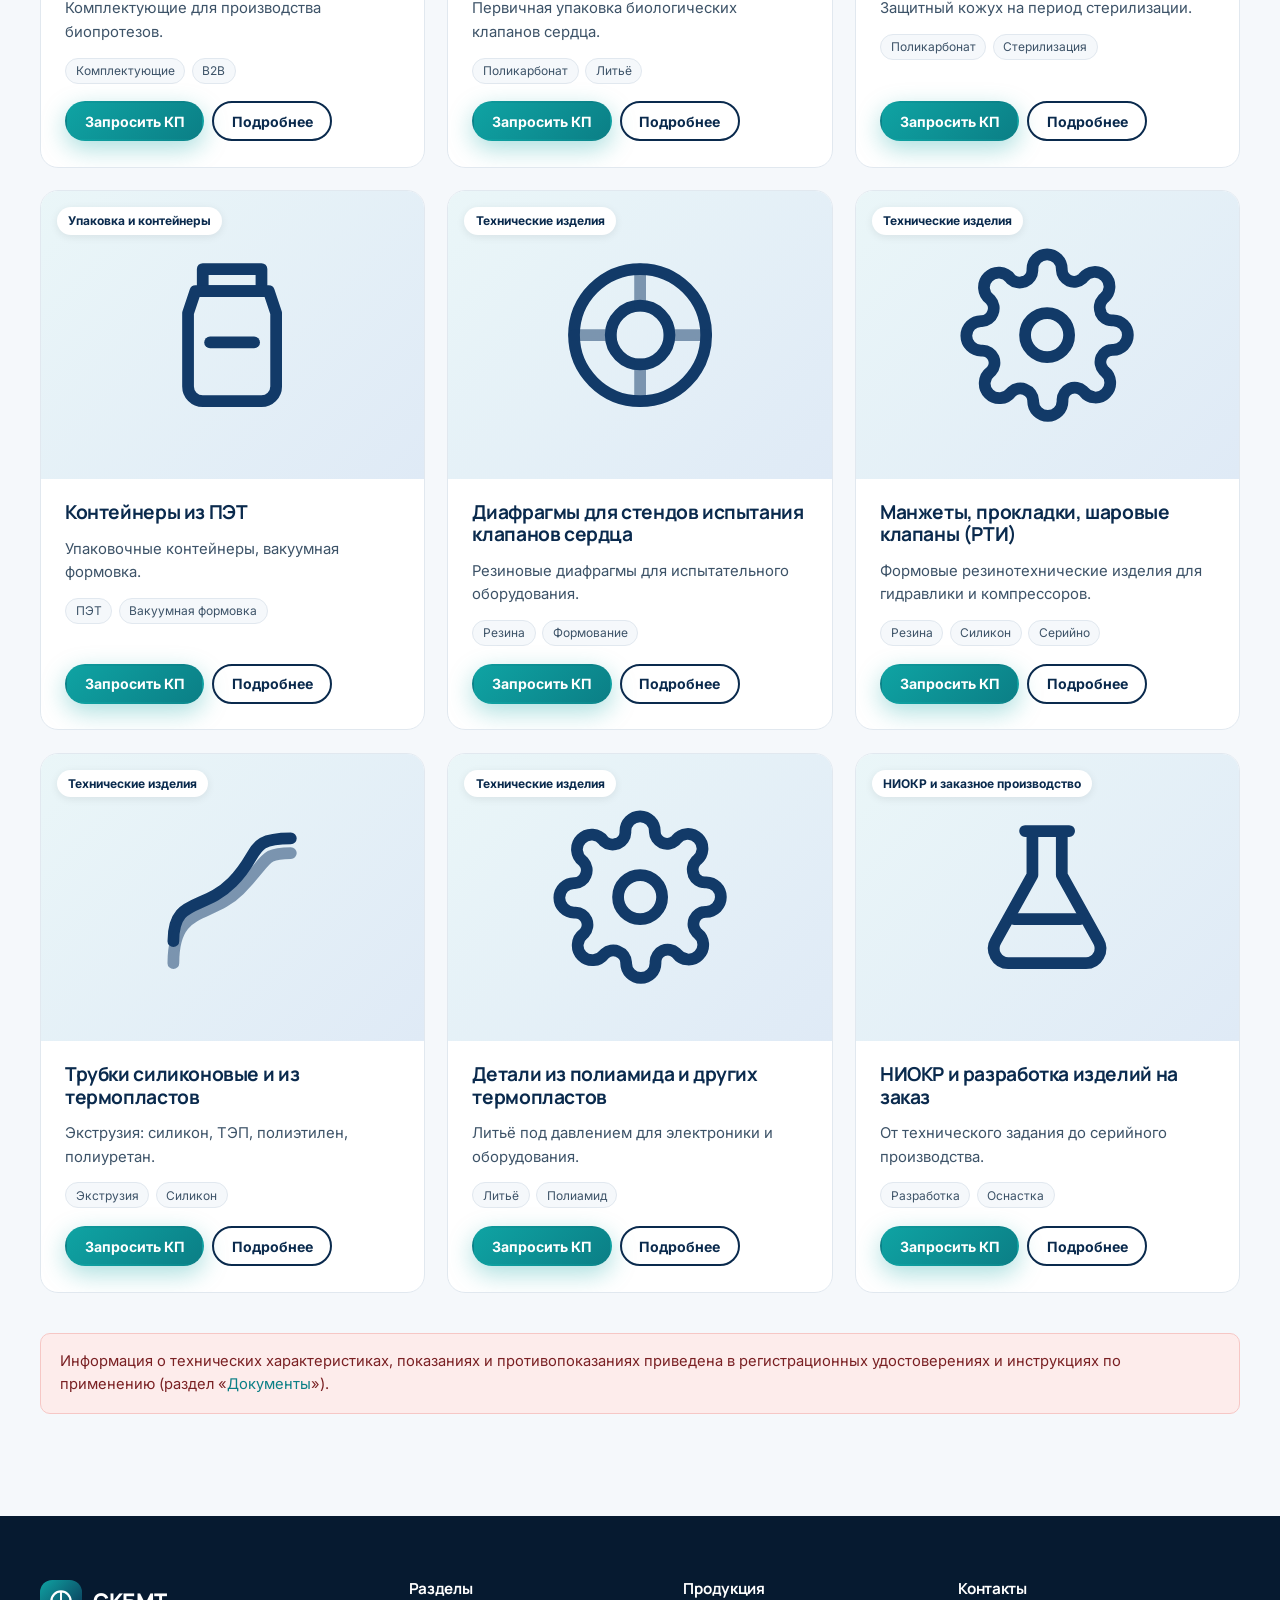
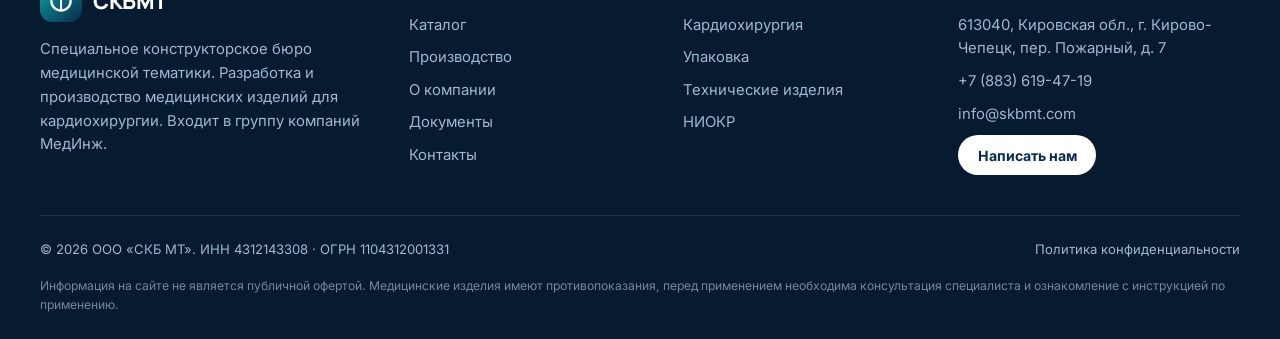
<file: catalog.html>
<!doctype html>
<html lang="ru">
<head>
<meta charset="utf-8">
<meta name="viewport" content="width=device-width,initial-scale=1">
<title>Каталог продукции — СКБМТ</title>
<meta name="description" content="Каталог СКБМТ: протезы клапанов сердца «Карбоникс-1», кольца «Комп-01», фетр Ф-4, упаковка из поликарбоната и ПЭТ, РТИ, силиконовые трубки, НИОКР.">
<link rel="canonical" href="https://skbmt.example/catalog.html">
<meta property="og:title" content="Каталог продукции — СКБМТ">
<meta property="og:description" content="Каталог СКБМТ: протезы клапанов сердца «Карбоникс-1», кольца «Комп-01», фетр Ф-4, упаковка из поликарбоната и ПЭТ, РТИ, силиконовые трубки, НИОКР.">
<meta property="og:type" content="website">
<meta property="og:locale" content="ru_RU">
<meta name="theme-color" content="#0a2a4d">
<link rel="icon" href="img/favicon.svg" type="image/svg+xml">
<link rel="preconnect" href="https://fonts.googleapis.com">
<link rel="preconnect" href="https://fonts.gstatic.com" crossorigin>
<link href="https://fonts.googleapis.com/css2?family=Inter:wght@400;500;600&family=Manrope:wght@600;700;800&display=swap&subset=cyrillic" rel="stylesheet">
<link rel="stylesheet" href="css/main.css">
<script type="application/ld+json">{"@context":"https://schema.org","@type":"Organization","name":"СКБ МТ","legalName":"ООО «Специальное конструкторское бюро медицинской тематики»","address":{"@type":"PostalAddress","streetAddress":"пер. Пожарный, д. 7","addressLocality":"Кирово-Чепецк","addressRegion":"Кировская область","postalCode":"613040","addressCountry":"RU"},"taxID":"4312143308","parentOrganization":{"@type":"Organization","name":"МедИнж"}}</script>
</head>
<body>
<div class="progress" aria-hidden="true"></div>
<a class="skip" href="#main">Перейти к содержимому</a>

<div class="a11y">
  <div class="container">
    <div class="a11y-info"><span>📍 Кирово-Чепецк, пер. Пожарный, 7</span><a data-skbmt="email" href="#"></a></div>
    <div class="a11y-tools" role="group" aria-label="Версия для слабовидящих">
      <span>Для слабовидящих:</span>
      <button data-a11y="minus" aria-label="Уменьшить шрифт">A−</button>
      <button data-a11y="plus" aria-label="Увеличить шрифт">A+</button>
      <button data-a11y="contrast" aria-label="Контрастная версия">◐</button>
      <button data-a11y="reset" aria-label="Сбросить">⟲</button>
    </div>
  </div>
</div>

<header class="site-header">
  <div class="container nav">
    <a href="index.html" class="logo" aria-label="СКБМТ — на главную">
      <svg class="logo-mark" viewBox="0 0 48 48" aria-hidden="true"><defs><linearGradient id="lg" x1="0" y1="0" x2="1" y2="1"><stop stop-color="#0fa3a3"/><stop offset="1" stop-color="#0a2a4d"/></linearGradient></defs><rect width="48" height="48" rx="14" fill="url(#lg)"/><circle cx="24" cy="24" r="11" fill="none" stroke="#fff" stroke-width="2.6"/><path d="M24 13v22" stroke="#fff" stroke-width="2.2"/><path d="M24 18c-4 1.5-6 3.5-6 6s2 4.5 6 6M24 18c4 1.5 6 3.5 6 6s-2 4.5-6 6" fill="none" stroke="#fff" stroke-width="1.5" opacity=".7"/></svg>
      <span>СКБМТ<small>Медицинские изделия</small></span>
    </a>
    <ul class="menu" id="menu"><li><a href="index.html">Главная</a></li><li><a href="catalog.html" aria-current="page">Каталог</a></li><li><a href="production.html">Производство</a></li><li><a href="about.html">О компании</a></li><li><a href="documents.html">Документы</a></li><li><a href="contacts.html">Контакты</a></li></ul>
    <div class="nav-cta">
      <a class="nav-phone" data-skbmt="phone" href="#"></a>
      <button class="btn btn-primary btn-sm" data-open-quote="">Запросить КП</button>
      <button class="burger" aria-label="Меню" aria-expanded="false" aria-controls="menu"><span></span></button>
    </div>
  </div>
</header>

<main id="main">
<section class="page-hero">
  <div class="container">
    <div class="crumbs"><a href="index.html">Главная</a> / Каталог</div>
    <h1>Каталог продукции</h1>
    <p>Выберите направление или воспользуйтесь поиском. Цены договорные — запросите коммерческое предложение.</p>
  </div>
</section>
<section class="section" style="padding-top:2.5rem">
  <div class="container">
    <div class="toolbar">
      <div class="filters" id="filters" role="group" aria-label="Категории"></div>
      <div class="search">
        <svg viewBox="0 0 24 24" fill="none" stroke="currentColor" stroke-width="2" stroke-linecap="round"><circle cx="11" cy="11" r="7"/><path d="M20 20l-3.5-3.5"/></svg>
        <input id="q" type="search" placeholder="Поиск по каталогу" aria-label="Поиск по каталогу">
      </div>
    </div>
    <p style="color:var(--muted);font-size:.9rem">Найдено позиций: <b id="count">0</b></p>
    <div class="grid g3 product-grid" id="product-grid" aria-live="polite"></div>
    <div class="notice" style="margin-top:2.5rem">Информация о технических характеристиках, показаниях и противопоказаниях приведена в регистрационных удостоверениях и инструкциях по применению (раздел «<a href="documents.html">Документы</a>»).</div>
  </div>
</section>

</main>

<footer class="site-footer">
  <div class="container">
    <div class="foot-grid">
      <div>
        <a href="index.html" class="logo"><svg class="logo-mark" viewBox="0 0 48 48" aria-hidden="true"><rect width="48" height="48" rx="14" fill="url(#lg)"/><circle cx="24" cy="24" r="11" fill="none" stroke="#fff" stroke-width="2.6"/><path d="M24 13v22" stroke="#fff" stroke-width="2.2"/></svg><span>СКБМТ</span></a>
        <p style="margin-top:1rem">Специальное конструкторское бюро медицинской тематики. Разработка и производство медицинских изделий для кардиохирургии. Входит в группу компаний МедИнж.</p>
      </div>
      <div><h4>Разделы</h4><ul>
        <li><a href="catalog.html">Каталог</a></li><li><a href="production.html">Производство</a></li><li><a href="about.html">О компании</a></li><li><a href="documents.html">Документы</a></li><li><a href="contacts.html">Контакты</a></li></ul></div>
      <div><h4>Продукция</h4><ul>
        <li><a href="catalog.html?cat=cardio">Кардиохирургия</a></li><li><a href="catalog.html?cat=pack">Упаковка</a></li><li><a href="catalog.html?cat=tech">Технические изделия</a></li><li><a href="catalog.html?cat=rnd">НИОКР</a></li></ul></div>
      <div><h4>Контакты</h4><ul>
        <li data-skbmt="address"></li><li><a data-skbmt="phone" href="#"></a></li><li><a data-skbmt="email" href="#"></a></li>
        <li><button class="btn btn-light btn-sm" data-open-quote="">Написать нам</button></li></ul></div>
    </div>
    <div class="foot-bottom">
      <span>© 2026 ООО «СКБ МТ». ИНН <span data-skbmt="inn"></span> · ОГРН <span data-skbmt="ogrn"></span></span>
      <span><a href="privacy.html">Политика конфиденциальности</a></span>
    </div>
    <p style="font-size:.76rem;margin:1rem 0 0;opacity:.7">Информация на сайте не является публичной офертой. Медицинские изделия имеют противопоказания, перед применением необходима консультация специалиста и ознакомление с инструкцией по применению.</p>
  </div>
</footer>

<!-- Заявка -->
<div class="modal" id="quote-modal" role="dialog" aria-modal="true" aria-labelledby="quote-title">
  <div class="modal-box">
    <button class="modal-close" data-close aria-label="Закрыть">×</button>
    <h2 id="quote-title" style="font-size:1.6rem;padding-right:2.5rem">Запросить коммерческое предложение</h2>
    <p style="color:var(--ink-2)">Оставьте контакты — менеджер свяжется с вами и подготовит предложение.</p>
    <form class="form" data-form>
      <input type="hidden" name="subject" id="quote-subject">
      <div class="form-row">
        <div class="field"><label for="q-name">Имя *</label><input id="q-name" name="name" autocomplete="name"><span class="err"></span></div>
        <div class="field"><label for="q-phone">Телефон *</label><input id="q-phone" name="phone" type="tel" autocomplete="tel" placeholder="+7 (___) ___-__-__"><span class="err"></span></div>
      </div>
      <div class="form-row">
        <div class="field"><label for="q-email">E-mail</label><input id="q-email" name="email" type="email" autocomplete="email"><span class="err"></span></div>
        <div class="field"><label for="q-company">Организация</label><input id="q-company" name="company" autocomplete="organization"></div>
      </div>
      <div class="field"><label for="q-msg">Что вас интересует</label><textarea id="q-msg" name="message" placeholder="Изделие, количество, особые требования"></textarea></div>
      <input class="hp" name="website" tabindex="-1" autocomplete="off" aria-hidden="true">
      <label class="check"><input type="checkbox" name="consent"><span>Согласен на обработку персональных данных в соответствии с <a href="privacy.html" target="_blank">политикой конфиденциальности</a></span></label>
      <div class="form-status" role="status"></div>
      <button class="btn btn-primary" type="submit">Отправить заявку</button>
    </form>
  </div>
</div>
<div class="modal" id="details-modal" role="dialog" aria-modal="true">
  <div class="modal-box"><button class="modal-close" data-close aria-label="Закрыть">×</button><div id="details-body"></div></div>
</div>

<!-- Чат-бот -->
<div class="chat-tip" style="display:none">Есть вопрос? Спросите помощника 👋</div>
<button class="chat-fab" aria-label="Открыть чат с помощником" aria-expanded="false"><svg viewBox="0 0 24 24" fill="none" stroke="currentColor" stroke-width="1.8" stroke-linecap="round" stroke-linejoin="round"><path d="M21 12a8 8 0 0 1-11.7 7L4 20l1.1-4.6A8 8 0 1 1 21 12z"/><path d="M9 11h.01M12 11h.01M15 11h.01" stroke-width="2.4"/></svg></button>
<section class="chat" aria-label="Чат с помощником СКБМТ">
  <div class="chat-head"><div class="chat-ava"><svg width="22" height="22" viewBox="0 0 24 24" fill="none" stroke="#fff" stroke-width="1.8" stroke-linecap="round"><circle cx="12" cy="12" r="9"/><path d="M12 3v18"/></svg></div><div><b>Помощник СКБМТ</b><small>● онлайн</small></div><button aria-label="Свернуть чат">×</button></div>
  <div class="chat-body" aria-live="polite"></div>
  <form class="chat-form"><input placeholder="Напишите вопрос…" aria-label="Сообщение" autocomplete="off"><button aria-label="Отправить"><svg width="18" height="18" viewBox="0 0 24 24" fill="none" stroke="currentColor" stroke-width="2" stroke-linecap="round" stroke-linejoin="round"><path d="M22 2L11 13M22 2l-7 20-4-9-9-4z"/></svg></button></form>
</section>

<div class="cookie" role="dialog" aria-label="Cookie"><p style="margin:0">Сайт использует файлы cookie для корректной работы. Продолжая, вы соглашаетесь с <a href="privacy.html">политикой конфиденциальности</a>.</p><button class="btn btn-primary btn-sm">Понятно</button></div>
<button class="to-top" aria-label="Наверх">↑</button>

<script src="js/data.js"></script>
<script src="js/main.js"></script>
<script src="js/chatbot.js"></script>
</body>
</html>
</file>
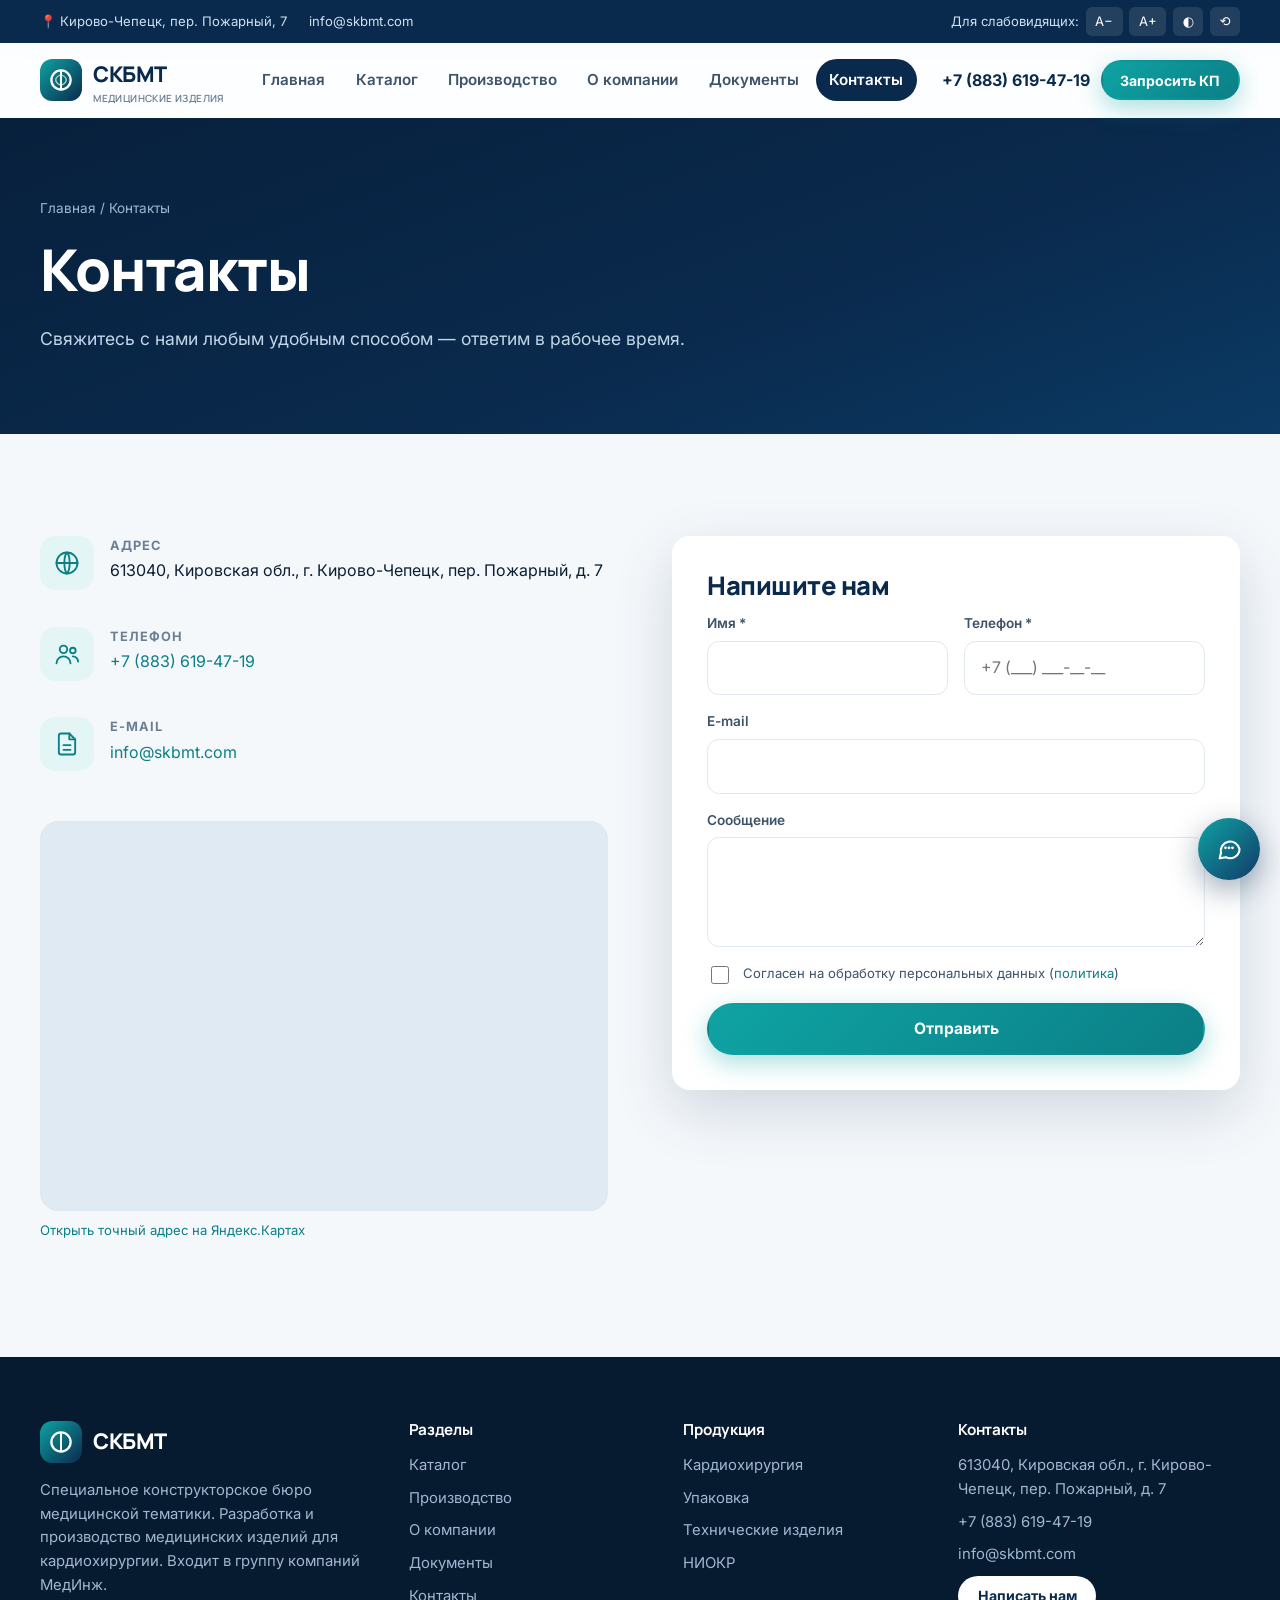
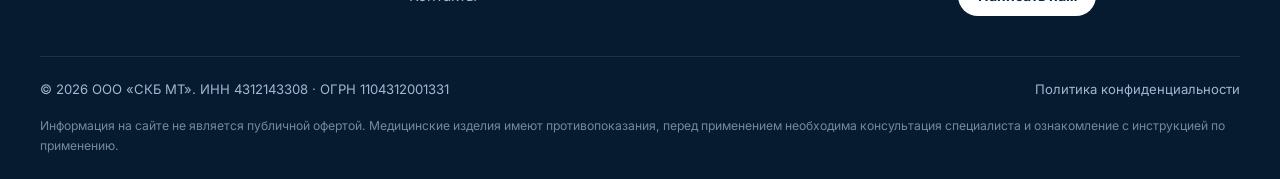
<file: contacts.html>
<!doctype html>
<html lang="ru">
<head>
<meta charset="utf-8">
<meta name="viewport" content="width=device-width,initial-scale=1">
<title>Контакты — СКБМТ</title>
<meta name="description" content="Контакты СКБМТ: Кирово-Чепецк, пер. Пожарный, 7. Телефон, e-mail, форма обратной связи.">
<link rel="canonical" href="https://skbmt.example/contacts.html">
<meta property="og:title" content="Контакты — СКБМТ">
<meta property="og:description" content="Контакты СКБМТ: Кирово-Чепецк, пер. Пожарный, 7. Телефон, e-mail, форма обратной связи.">
<meta property="og:type" content="website">
<meta property="og:locale" content="ru_RU">
<meta name="theme-color" content="#0a2a4d">
<link rel="icon" href="img/favicon.svg" type="image/svg+xml">
<link rel="preconnect" href="https://fonts.googleapis.com">
<link rel="preconnect" href="https://fonts.gstatic.com" crossorigin>
<link href="https://fonts.googleapis.com/css2?family=Inter:wght@400;500;600&family=Manrope:wght@600;700;800&display=swap&subset=cyrillic" rel="stylesheet">
<link rel="stylesheet" href="css/main.css">
<script type="application/ld+json">{"@context":"https://schema.org","@type":"Organization","name":"СКБ МТ","legalName":"ООО «Специальное конструкторское бюро медицинской тематики»","address":{"@type":"PostalAddress","streetAddress":"пер. Пожарный, д. 7","addressLocality":"Кирово-Чепецк","addressRegion":"Кировская область","postalCode":"613040","addressCountry":"RU"},"taxID":"4312143308","parentOrganization":{"@type":"Organization","name":"МедИнж"}}</script>
</head>
<body>
<div class="progress" aria-hidden="true"></div>
<a class="skip" href="#main">Перейти к содержимому</a>

<div class="a11y">
  <div class="container">
    <div class="a11y-info"><span>📍 Кирово-Чепецк, пер. Пожарный, 7</span><a data-skbmt="email" href="#"></a></div>
    <div class="a11y-tools" role="group" aria-label="Версия для слабовидящих">
      <span>Для слабовидящих:</span>
      <button data-a11y="minus" aria-label="Уменьшить шрифт">A−</button>
      <button data-a11y="plus" aria-label="Увеличить шрифт">A+</button>
      <button data-a11y="contrast" aria-label="Контрастная версия">◐</button>
      <button data-a11y="reset" aria-label="Сбросить">⟲</button>
    </div>
  </div>
</div>

<header class="site-header">
  <div class="container nav">
    <a href="index.html" class="logo" aria-label="СКБМТ — на главную">
      <svg class="logo-mark" viewBox="0 0 48 48" aria-hidden="true"><defs><linearGradient id="lg" x1="0" y1="0" x2="1" y2="1"><stop stop-color="#0fa3a3"/><stop offset="1" stop-color="#0a2a4d"/></linearGradient></defs><rect width="48" height="48" rx="14" fill="url(#lg)"/><circle cx="24" cy="24" r="11" fill="none" stroke="#fff" stroke-width="2.6"/><path d="M24 13v22" stroke="#fff" stroke-width="2.2"/><path d="M24 18c-4 1.5-6 3.5-6 6s2 4.5 6 6M24 18c4 1.5 6 3.5 6 6s-2 4.5-6 6" fill="none" stroke="#fff" stroke-width="1.5" opacity=".7"/></svg>
      <span>СКБМТ<small>Медицинские изделия</small></span>
    </a>
    <ul class="menu" id="menu"><li><a href="index.html">Главная</a></li><li><a href="catalog.html">Каталог</a></li><li><a href="production.html">Производство</a></li><li><a href="about.html">О компании</a></li><li><a href="documents.html">Документы</a></li><li><a href="contacts.html" aria-current="page">Контакты</a></li></ul>
    <div class="nav-cta">
      <a class="nav-phone" data-skbmt="phone" href="#"></a>
      <button class="btn btn-primary btn-sm" data-open-quote="">Запросить КП</button>
      <button class="burger" aria-label="Меню" aria-expanded="false" aria-controls="menu"><span></span></button>
    </div>
  </div>
</header>

<main id="main">
<section class="page-hero">
  <div class="container">
    <div class="crumbs"><a href="index.html">Главная</a> / Контакты</div>
    <h1>Контакты</h1>
    <p>Свяжитесь с нами любым удобным способом — ответим в рабочее время.</p>
  </div>
</section>
<section class="section">
  <div class="container split" style="align-items:start">
    <div class="reveal">
      <ul class="contact-list">
        <li><div class="icon-wrap" data-icon="globe"></div><div><b>Адрес</b><span data-skbmt="address"></span></div></li>
        <li><div class="icon-wrap" data-icon="team"></div><div><b>Телефон</b><a data-skbmt="phone" href="#"></a></div></li>
        <li><div class="icon-wrap" data-icon="doc"></div><div><b>E-mail</b><a data-skbmt="email" href="#"></a></div></li>
      </ul>
      <div class="map" style="margin-top:2rem"><iframe title="Карта: Кирово-Чепецк" loading="lazy" src="https://www.openstreetmap.org/export/embed.html?bbox=49.95%2C58.51%2C50.15%2C58.60&amp;layer=mapnik"></iframe></div>
      <p style="font-size:.82rem;color:var(--muted);margin-top:.6rem"><a href="https://yandex.ru/maps/?text=Кирово-Чепецк%2C%20пер.%20Пожарный%2C%207" target="_blank" rel="noopener">Открыть точный адрес на Яндекс.Картах</a></p>
    </div>
    <div class="form-card reveal" data-d="2">
      <h2 style="font-size:1.6rem">Напишите нам</h2>
      <form class="form" data-form>
        <input type="hidden" name="subject" value="Сообщение со страницы «Контакты»">
        <div class="form-row">
          <div class="field"><label for="k-name">Имя *</label><input id="k-name" name="name" autocomplete="name"><span class="err"></span></div>
          <div class="field"><label for="k-phone">Телефон *</label><input id="k-phone" name="phone" type="tel" autocomplete="tel" placeholder="+7 (___) ___-__-__"><span class="err"></span></div>
        </div>
        <div class="field"><label for="k-email">E-mail</label><input id="k-email" name="email" type="email" autocomplete="email"><span class="err"></span></div>
        <div class="field"><label for="k-msg">Сообщение</label><textarea id="k-msg" name="message"></textarea></div>
        <input class="hp" name="website" tabindex="-1" autocomplete="off" aria-hidden="true">
        <label class="check"><input type="checkbox" name="consent"><span>Согласен на обработку персональных данных (<a href="privacy.html" target="_blank">политика</a>)</span></label>
        <div class="form-status" role="status"></div>
        <button class="btn btn-primary" type="submit">Отправить</button>
      </form>
    </div>
  </div>
</section>

</main>

<footer class="site-footer">
  <div class="container">
    <div class="foot-grid">
      <div>
        <a href="index.html" class="logo"><svg class="logo-mark" viewBox="0 0 48 48" aria-hidden="true"><rect width="48" height="48" rx="14" fill="url(#lg)"/><circle cx="24" cy="24" r="11" fill="none" stroke="#fff" stroke-width="2.6"/><path d="M24 13v22" stroke="#fff" stroke-width="2.2"/></svg><span>СКБМТ</span></a>
        <p style="margin-top:1rem">Специальное конструкторское бюро медицинской тематики. Разработка и производство медицинских изделий для кардиохирургии. Входит в группу компаний МедИнж.</p>
      </div>
      <div><h4>Разделы</h4><ul>
        <li><a href="catalog.html">Каталог</a></li><li><a href="production.html">Производство</a></li><li><a href="about.html">О компании</a></li><li><a href="documents.html">Документы</a></li><li><a href="contacts.html">Контакты</a></li></ul></div>
      <div><h4>Продукция</h4><ul>
        <li><a href="catalog.html?cat=cardio">Кардиохирургия</a></li><li><a href="catalog.html?cat=pack">Упаковка</a></li><li><a href="catalog.html?cat=tech">Технические изделия</a></li><li><a href="catalog.html?cat=rnd">НИОКР</a></li></ul></div>
      <div><h4>Контакты</h4><ul>
        <li data-skbmt="address"></li><li><a data-skbmt="phone" href="#"></a></li><li><a data-skbmt="email" href="#"></a></li>
        <li><button class="btn btn-light btn-sm" data-open-quote="">Написать нам</button></li></ul></div>
    </div>
    <div class="foot-bottom">
      <span>© 2026 ООО «СКБ МТ». ИНН <span data-skbmt="inn"></span> · ОГРН <span data-skbmt="ogrn"></span></span>
      <span><a href="privacy.html">Политика конфиденциальности</a></span>
    </div>
    <p style="font-size:.76rem;margin:1rem 0 0;opacity:.7">Информация на сайте не является публичной офертой. Медицинские изделия имеют противопоказания, перед применением необходима консультация специалиста и ознакомление с инструкцией по применению.</p>
  </div>
</footer>

<!-- Заявка -->
<div class="modal" id="quote-modal" role="dialog" aria-modal="true" aria-labelledby="quote-title">
  <div class="modal-box">
    <button class="modal-close" data-close aria-label="Закрыть">×</button>
    <h2 id="quote-title" style="font-size:1.6rem;padding-right:2.5rem">Запросить коммерческое предложение</h2>
    <p style="color:var(--ink-2)">Оставьте контакты — менеджер свяжется с вами и подготовит предложение.</p>
    <form class="form" data-form>
      <input type="hidden" name="subject" id="quote-subject">
      <div class="form-row">
        <div class="field"><label for="q-name">Имя *</label><input id="q-name" name="name" autocomplete="name"><span class="err"></span></div>
        <div class="field"><label for="q-phone">Телефон *</label><input id="q-phone" name="phone" type="tel" autocomplete="tel" placeholder="+7 (___) ___-__-__"><span class="err"></span></div>
      </div>
      <div class="form-row">
        <div class="field"><label for="q-email">E-mail</label><input id="q-email" name="email" type="email" autocomplete="email"><span class="err"></span></div>
        <div class="field"><label for="q-company">Организация</label><input id="q-company" name="company" autocomplete="organization"></div>
      </div>
      <div class="field"><label for="q-msg">Что вас интересует</label><textarea id="q-msg" name="message" placeholder="Изделие, количество, особые требования"></textarea></div>
      <input class="hp" name="website" tabindex="-1" autocomplete="off" aria-hidden="true">
      <label class="check"><input type="checkbox" name="consent"><span>Согласен на обработку персональных данных в соответствии с <a href="privacy.html" target="_blank">политикой конфиденциальности</a></span></label>
      <div class="form-status" role="status"></div>
      <button class="btn btn-primary" type="submit">Отправить заявку</button>
    </form>
  </div>
</div>
<div class="modal" id="details-modal" role="dialog" aria-modal="true">
  <div class="modal-box"><button class="modal-close" data-close aria-label="Закрыть">×</button><div id="details-body"></div></div>
</div>

<!-- Чат-бот -->
<div class="chat-tip" style="display:none">Есть вопрос? Спросите помощника 👋</div>
<button class="chat-fab" aria-label="Открыть чат с помощником" aria-expanded="false"><svg viewBox="0 0 24 24" fill="none" stroke="currentColor" stroke-width="1.8" stroke-linecap="round" stroke-linejoin="round"><path d="M21 12a8 8 0 0 1-11.7 7L4 20l1.1-4.6A8 8 0 1 1 21 12z"/><path d="M9 11h.01M12 11h.01M15 11h.01" stroke-width="2.4"/></svg></button>
<section class="chat" aria-label="Чат с помощником СКБМТ">
  <div class="chat-head"><div class="chat-ava"><svg width="22" height="22" viewBox="0 0 24 24" fill="none" stroke="#fff" stroke-width="1.8" stroke-linecap="round"><circle cx="12" cy="12" r="9"/><path d="M12 3v18"/></svg></div><div><b>Помощник СКБМТ</b><small>● онлайн</small></div><button aria-label="Свернуть чат">×</button></div>
  <div class="chat-body" aria-live="polite"></div>
  <form class="chat-form"><input placeholder="Напишите вопрос…" aria-label="Сообщение" autocomplete="off"><button aria-label="Отправить"><svg width="18" height="18" viewBox="0 0 24 24" fill="none" stroke="currentColor" stroke-width="2" stroke-linecap="round" stroke-linejoin="round"><path d="M22 2L11 13M22 2l-7 20-4-9-9-4z"/></svg></button></form>
</section>

<div class="cookie" role="dialog" aria-label="Cookie"><p style="margin:0">Сайт использует файлы cookie для корректной работы. Продолжая, вы соглашаетесь с <a href="privacy.html">политикой конфиденциальности</a>.</p><button class="btn btn-primary btn-sm">Понятно</button></div>
<button class="to-top" aria-label="Наверх">↑</button>

<script src="js/data.js"></script>
<script src="js/main.js"></script>
<script src="js/chatbot.js"></script>
</body>
</html>
</file>
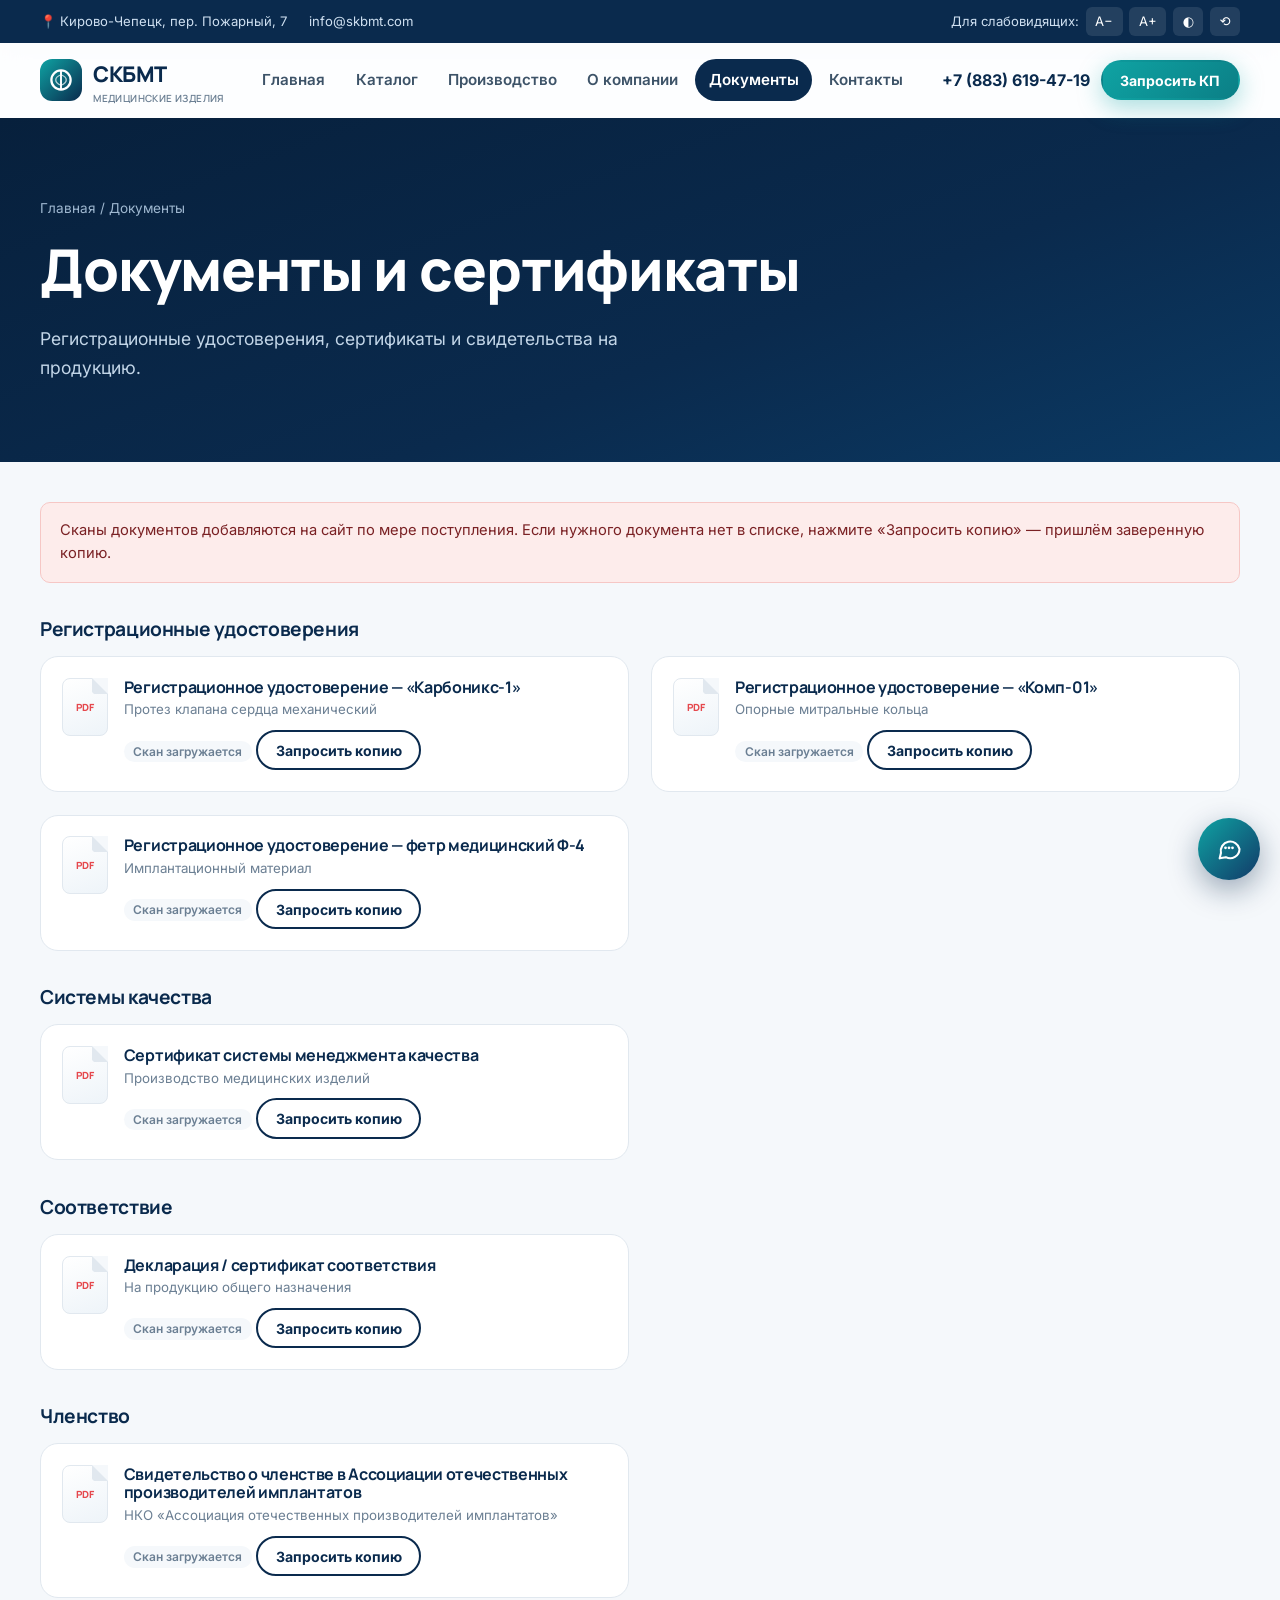
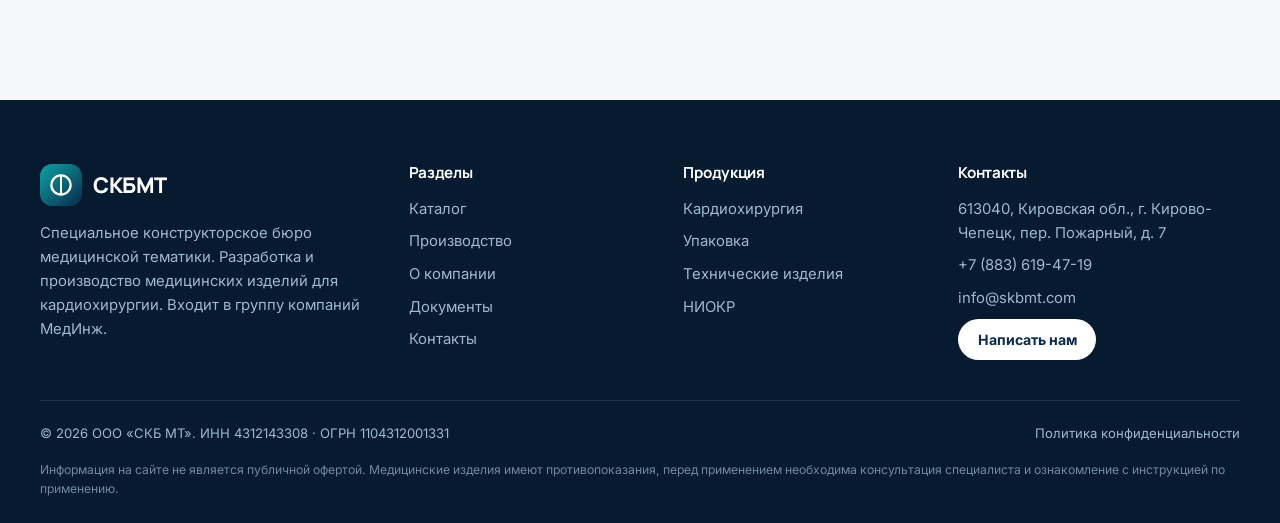
<file: documents.html>
<!doctype html>
<html lang="ru">
<head>
<meta charset="utf-8">
<meta name="viewport" content="width=device-width,initial-scale=1">
<title>Документы и сертификаты — СКБМТ</title>
<meta name="description" content="Регистрационные удостоверения, сертификаты и свидетельства на продукцию СКБМТ.">
<link rel="canonical" href="https://skbmt.example/documents.html">
<meta property="og:title" content="Документы и сертификаты — СКБМТ">
<meta property="og:description" content="Регистрационные удостоверения, сертификаты и свидетельства на продукцию СКБМТ.">
<meta property="og:type" content="website">
<meta property="og:locale" content="ru_RU">
<meta name="theme-color" content="#0a2a4d">
<link rel="icon" href="img/favicon.svg" type="image/svg+xml">
<link rel="preconnect" href="https://fonts.googleapis.com">
<link rel="preconnect" href="https://fonts.gstatic.com" crossorigin>
<link href="https://fonts.googleapis.com/css2?family=Inter:wght@400;500;600&family=Manrope:wght@600;700;800&display=swap&subset=cyrillic" rel="stylesheet">
<link rel="stylesheet" href="css/main.css">
<script type="application/ld+json">{"@context":"https://schema.org","@type":"Organization","name":"СКБ МТ","legalName":"ООО «Специальное конструкторское бюро медицинской тематики»","address":{"@type":"PostalAddress","streetAddress":"пер. Пожарный, д. 7","addressLocality":"Кирово-Чепецк","addressRegion":"Кировская область","postalCode":"613040","addressCountry":"RU"},"taxID":"4312143308","parentOrganization":{"@type":"Organization","name":"МедИнж"}}</script>
</head>
<body>
<div class="progress" aria-hidden="true"></div>
<a class="skip" href="#main">Перейти к содержимому</a>

<div class="a11y">
  <div class="container">
    <div class="a11y-info"><span>📍 Кирово-Чепецк, пер. Пожарный, 7</span><a data-skbmt="email" href="#"></a></div>
    <div class="a11y-tools" role="group" aria-label="Версия для слабовидящих">
      <span>Для слабовидящих:</span>
      <button data-a11y="minus" aria-label="Уменьшить шрифт">A−</button>
      <button data-a11y="plus" aria-label="Увеличить шрифт">A+</button>
      <button data-a11y="contrast" aria-label="Контрастная версия">◐</button>
      <button data-a11y="reset" aria-label="Сбросить">⟲</button>
    </div>
  </div>
</div>

<header class="site-header">
  <div class="container nav">
    <a href="index.html" class="logo" aria-label="СКБМТ — на главную">
      <svg class="logo-mark" viewBox="0 0 48 48" aria-hidden="true"><defs><linearGradient id="lg" x1="0" y1="0" x2="1" y2="1"><stop stop-color="#0fa3a3"/><stop offset="1" stop-color="#0a2a4d"/></linearGradient></defs><rect width="48" height="48" rx="14" fill="url(#lg)"/><circle cx="24" cy="24" r="11" fill="none" stroke="#fff" stroke-width="2.6"/><path d="M24 13v22" stroke="#fff" stroke-width="2.2"/><path d="M24 18c-4 1.5-6 3.5-6 6s2 4.5 6 6M24 18c4 1.5 6 3.5 6 6s-2 4.5-6 6" fill="none" stroke="#fff" stroke-width="1.5" opacity=".7"/></svg>
      <span>СКБМТ<small>Медицинские изделия</small></span>
    </a>
    <ul class="menu" id="menu"><li><a href="index.html">Главная</a></li><li><a href="catalog.html">Каталог</a></li><li><a href="production.html">Производство</a></li><li><a href="about.html">О компании</a></li><li><a href="documents.html" aria-current="page">Документы</a></li><li><a href="contacts.html">Контакты</a></li></ul>
    <div class="nav-cta">
      <a class="nav-phone" data-skbmt="phone" href="#"></a>
      <button class="btn btn-primary btn-sm" data-open-quote="">Запросить КП</button>
      <button class="burger" aria-label="Меню" aria-expanded="false" aria-controls="menu"><span></span></button>
    </div>
  </div>
</header>

<main id="main">
<section class="page-hero">
  <div class="container">
    <div class="crumbs"><a href="index.html">Главная</a> / Документы</div>
    <h1>Документы и сертификаты</h1>
    <p>Регистрационные удостоверения, сертификаты и свидетельства на продукцию.</p>
  </div>
</section>
<section class="section" style="padding-top:2.5rem">
  <div class="container">
    <div class="notice reveal">Сканы документов добавляются на сайт по мере поступления. Если нужного документа нет в списке, нажмите «Запросить копию» — пришлём заверенную копию.</div>
    <div id="docs-list"></div>
  </div>
</section>

</main>

<footer class="site-footer">
  <div class="container">
    <div class="foot-grid">
      <div>
        <a href="index.html" class="logo"><svg class="logo-mark" viewBox="0 0 48 48" aria-hidden="true"><rect width="48" height="48" rx="14" fill="url(#lg)"/><circle cx="24" cy="24" r="11" fill="none" stroke="#fff" stroke-width="2.6"/><path d="M24 13v22" stroke="#fff" stroke-width="2.2"/></svg><span>СКБМТ</span></a>
        <p style="margin-top:1rem">Специальное конструкторское бюро медицинской тематики. Разработка и производство медицинских изделий для кардиохирургии. Входит в группу компаний МедИнж.</p>
      </div>
      <div><h4>Разделы</h4><ul>
        <li><a href="catalog.html">Каталог</a></li><li><a href="production.html">Производство</a></li><li><a href="about.html">О компании</a></li><li><a href="documents.html">Документы</a></li><li><a href="contacts.html">Контакты</a></li></ul></div>
      <div><h4>Продукция</h4><ul>
        <li><a href="catalog.html?cat=cardio">Кардиохирургия</a></li><li><a href="catalog.html?cat=pack">Упаковка</a></li><li><a href="catalog.html?cat=tech">Технические изделия</a></li><li><a href="catalog.html?cat=rnd">НИОКР</a></li></ul></div>
      <div><h4>Контакты</h4><ul>
        <li data-skbmt="address"></li><li><a data-skbmt="phone" href="#"></a></li><li><a data-skbmt="email" href="#"></a></li>
        <li><button class="btn btn-light btn-sm" data-open-quote="">Написать нам</button></li></ul></div>
    </div>
    <div class="foot-bottom">
      <span>© 2026 ООО «СКБ МТ». ИНН <span data-skbmt="inn"></span> · ОГРН <span data-skbmt="ogrn"></span></span>
      <span><a href="privacy.html">Политика конфиденциальности</a></span>
    </div>
    <p style="font-size:.76rem;margin:1rem 0 0;opacity:.7">Информация на сайте не является публичной офертой. Медицинские изделия имеют противопоказания, перед применением необходима консультация специалиста и ознакомление с инструкцией по применению.</p>
  </div>
</footer>

<!-- Заявка -->
<div class="modal" id="quote-modal" role="dialog" aria-modal="true" aria-labelledby="quote-title">
  <div class="modal-box">
    <button class="modal-close" data-close aria-label="Закрыть">×</button>
    <h2 id="quote-title" style="font-size:1.6rem;padding-right:2.5rem">Запросить коммерческое предложение</h2>
    <p style="color:var(--ink-2)">Оставьте контакты — менеджер свяжется с вами и подготовит предложение.</p>
    <form class="form" data-form>
      <input type="hidden" name="subject" id="quote-subject">
      <div class="form-row">
        <div class="field"><label for="q-name">Имя *</label><input id="q-name" name="name" autocomplete="name"><span class="err"></span></div>
        <div class="field"><label for="q-phone">Телефон *</label><input id="q-phone" name="phone" type="tel" autocomplete="tel" placeholder="+7 (___) ___-__-__"><span class="err"></span></div>
      </div>
      <div class="form-row">
        <div class="field"><label for="q-email">E-mail</label><input id="q-email" name="email" type="email" autocomplete="email"><span class="err"></span></div>
        <div class="field"><label for="q-company">Организация</label><input id="q-company" name="company" autocomplete="organization"></div>
      </div>
      <div class="field"><label for="q-msg">Что вас интересует</label><textarea id="q-msg" name="message" placeholder="Изделие, количество, особые требования"></textarea></div>
      <input class="hp" name="website" tabindex="-1" autocomplete="off" aria-hidden="true">
      <label class="check"><input type="checkbox" name="consent"><span>Согласен на обработку персональных данных в соответствии с <a href="privacy.html" target="_blank">политикой конфиденциальности</a></span></label>
      <div class="form-status" role="status"></div>
      <button class="btn btn-primary" type="submit">Отправить заявку</button>
    </form>
  </div>
</div>
<div class="modal" id="details-modal" role="dialog" aria-modal="true">
  <div class="modal-box"><button class="modal-close" data-close aria-label="Закрыть">×</button><div id="details-body"></div></div>
</div>

<!-- Чат-бот -->
<div class="chat-tip" style="display:none">Есть вопрос? Спросите помощника 👋</div>
<button class="chat-fab" aria-label="Открыть чат с помощником" aria-expanded="false"><svg viewBox="0 0 24 24" fill="none" stroke="currentColor" stroke-width="1.8" stroke-linecap="round" stroke-linejoin="round"><path d="M21 12a8 8 0 0 1-11.7 7L4 20l1.1-4.6A8 8 0 1 1 21 12z"/><path d="M9 11h.01M12 11h.01M15 11h.01" stroke-width="2.4"/></svg></button>
<section class="chat" aria-label="Чат с помощником СКБМТ">
  <div class="chat-head"><div class="chat-ava"><svg width="22" height="22" viewBox="0 0 24 24" fill="none" stroke="#fff" stroke-width="1.8" stroke-linecap="round"><circle cx="12" cy="12" r="9"/><path d="M12 3v18"/></svg></div><div><b>Помощник СКБМТ</b><small>● онлайн</small></div><button aria-label="Свернуть чат">×</button></div>
  <div class="chat-body" aria-live="polite"></div>
  <form class="chat-form"><input placeholder="Напишите вопрос…" aria-label="Сообщение" autocomplete="off"><button aria-label="Отправить"><svg width="18" height="18" viewBox="0 0 24 24" fill="none" stroke="currentColor" stroke-width="2" stroke-linecap="round" stroke-linejoin="round"><path d="M22 2L11 13M22 2l-7 20-4-9-9-4z"/></svg></button></form>
</section>

<div class="cookie" role="dialog" aria-label="Cookie"><p style="margin:0">Сайт использует файлы cookie для корректной работы. Продолжая, вы соглашаетесь с <a href="privacy.html">политикой конфиденциальности</a>.</p><button class="btn btn-primary btn-sm">Понятно</button></div>
<button class="to-top" aria-label="Наверх">↑</button>

<script src="js/data.js"></script>
<script src="js/main.js"></script>
<script src="js/chatbot.js"></script>
</body>
</html>
</file>
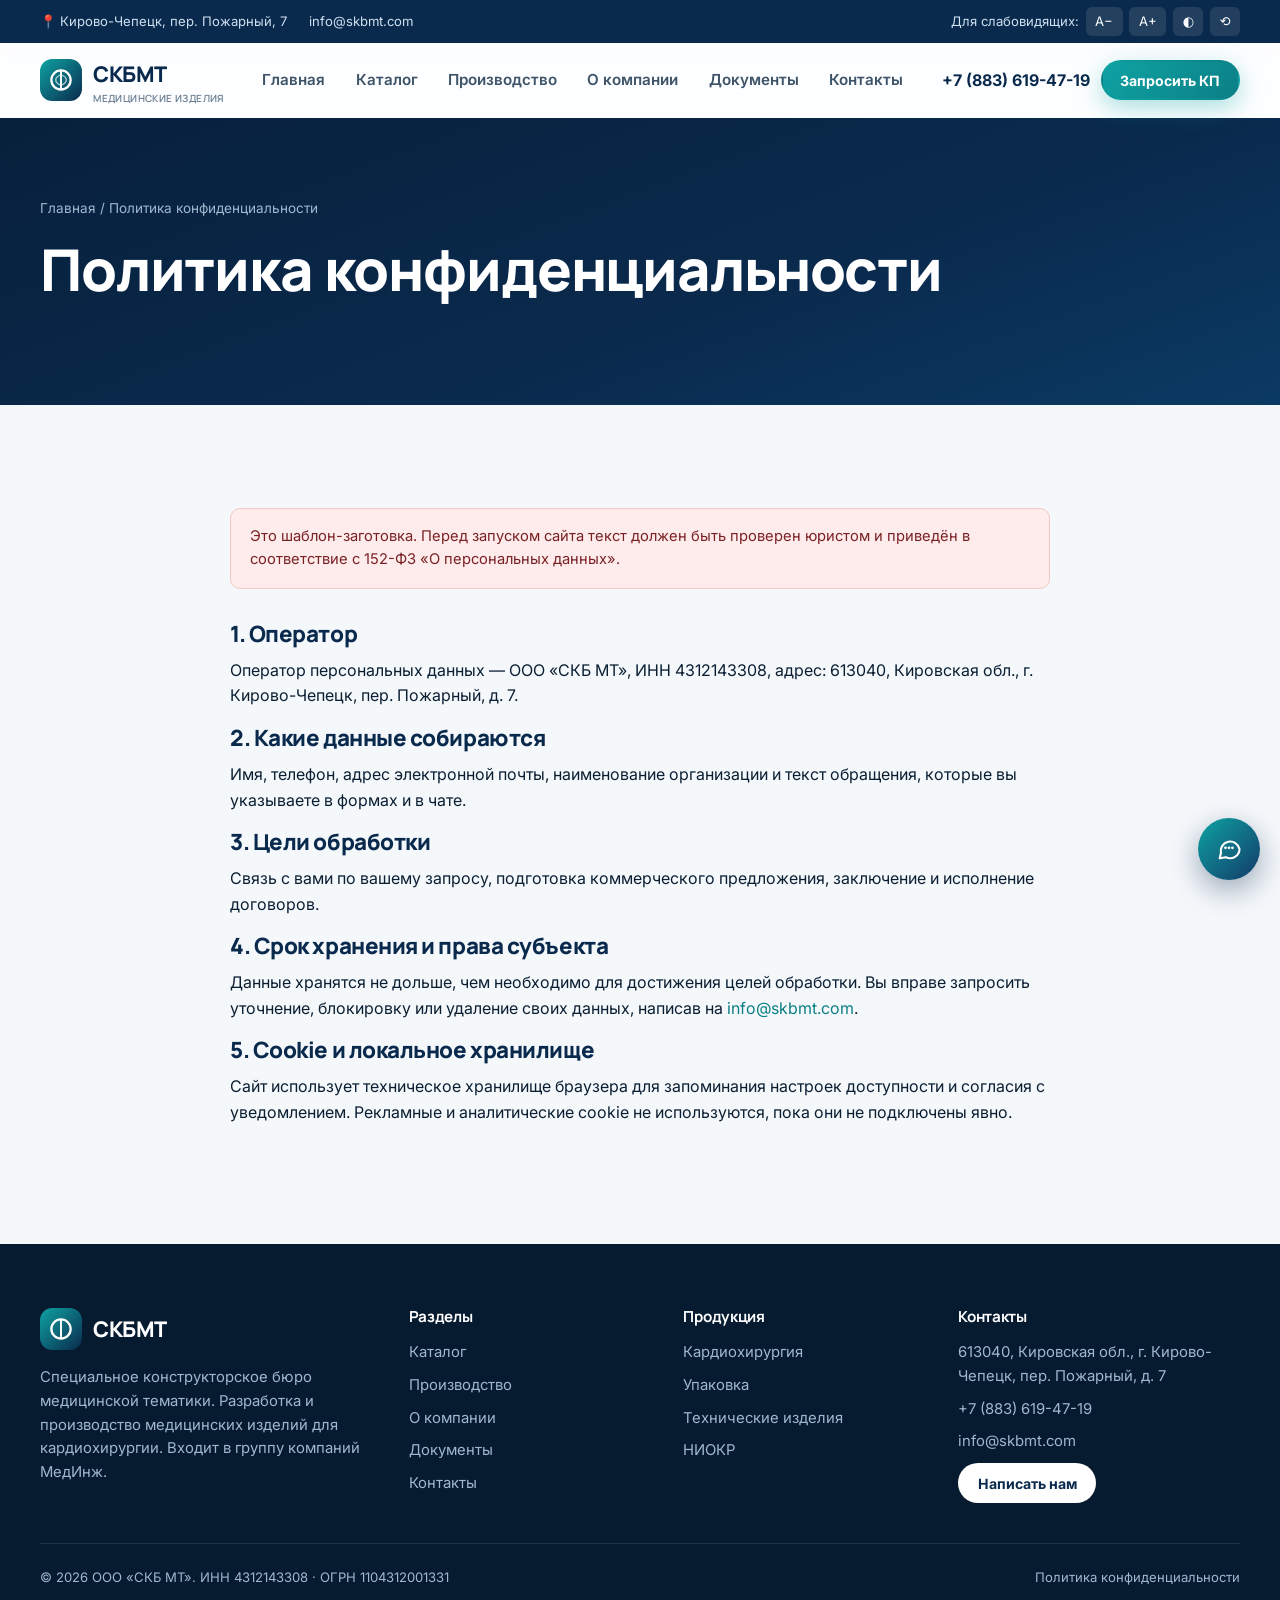
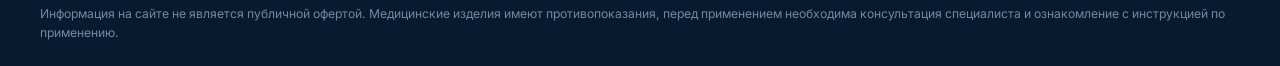
<file: privacy.html>
<!doctype html>
<html lang="ru">
<head>
<meta charset="utf-8">
<meta name="viewport" content="width=device-width,initial-scale=1">
<title>Политика конфиденциальности — СКБМТ</title>
<meta name="description" content="Политика обработки персональных данных ООО «СКБ МТ».">
<link rel="canonical" href="https://skbmt.example/privacy.html">
<meta property="og:title" content="Политика конфиденциальности — СКБМТ">
<meta property="og:description" content="Политика обработки персональных данных ООО «СКБ МТ».">
<meta property="og:type" content="website">
<meta property="og:locale" content="ru_RU">
<meta name="theme-color" content="#0a2a4d">
<link rel="icon" href="img/favicon.svg" type="image/svg+xml">
<link rel="preconnect" href="https://fonts.googleapis.com">
<link rel="preconnect" href="https://fonts.gstatic.com" crossorigin>
<link href="https://fonts.googleapis.com/css2?family=Inter:wght@400;500;600&family=Manrope:wght@600;700;800&display=swap&subset=cyrillic" rel="stylesheet">
<link rel="stylesheet" href="css/main.css">
<script type="application/ld+json">{"@context":"https://schema.org","@type":"Organization","name":"СКБ МТ","legalName":"ООО «Специальное конструкторское бюро медицинской тематики»","address":{"@type":"PostalAddress","streetAddress":"пер. Пожарный, д. 7","addressLocality":"Кирово-Чепецк","addressRegion":"Кировская область","postalCode":"613040","addressCountry":"RU"},"taxID":"4312143308","parentOrganization":{"@type":"Organization","name":"МедИнж"}}</script>
</head>
<body>
<div class="progress" aria-hidden="true"></div>
<a class="skip" href="#main">Перейти к содержимому</a>

<div class="a11y">
  <div class="container">
    <div class="a11y-info"><span>📍 Кирово-Чепецк, пер. Пожарный, 7</span><a data-skbmt="email" href="#"></a></div>
    <div class="a11y-tools" role="group" aria-label="Версия для слабовидящих">
      <span>Для слабовидящих:</span>
      <button data-a11y="minus" aria-label="Уменьшить шрифт">A−</button>
      <button data-a11y="plus" aria-label="Увеличить шрифт">A+</button>
      <button data-a11y="contrast" aria-label="Контрастная версия">◐</button>
      <button data-a11y="reset" aria-label="Сбросить">⟲</button>
    </div>
  </div>
</div>

<header class="site-header">
  <div class="container nav">
    <a href="index.html" class="logo" aria-label="СКБМТ — на главную">
      <svg class="logo-mark" viewBox="0 0 48 48" aria-hidden="true"><defs><linearGradient id="lg" x1="0" y1="0" x2="1" y2="1"><stop stop-color="#0fa3a3"/><stop offset="1" stop-color="#0a2a4d"/></linearGradient></defs><rect width="48" height="48" rx="14" fill="url(#lg)"/><circle cx="24" cy="24" r="11" fill="none" stroke="#fff" stroke-width="2.6"/><path d="M24 13v22" stroke="#fff" stroke-width="2.2"/><path d="M24 18c-4 1.5-6 3.5-6 6s2 4.5 6 6M24 18c4 1.5 6 3.5 6 6s-2 4.5-6 6" fill="none" stroke="#fff" stroke-width="1.5" opacity=".7"/></svg>
      <span>СКБМТ<small>Медицинские изделия</small></span>
    </a>
    <ul class="menu" id="menu"><li><a href="index.html">Главная</a></li><li><a href="catalog.html">Каталог</a></li><li><a href="production.html">Производство</a></li><li><a href="about.html">О компании</a></li><li><a href="documents.html">Документы</a></li><li><a href="contacts.html">Контакты</a></li></ul>
    <div class="nav-cta">
      <a class="nav-phone" data-skbmt="phone" href="#"></a>
      <button class="btn btn-primary btn-sm" data-open-quote="">Запросить КП</button>
      <button class="burger" aria-label="Меню" aria-expanded="false" aria-controls="menu"><span></span></button>
    </div>
  </div>
</header>

<main id="main">
<section class="page-hero">
  <div class="container"><div class="crumbs"><a href="index.html">Главная</a> / Политика конфиденциальности</div><h1>Политика конфиденциальности</h1></div>
</section>
<section class="section">
  <div class="container" style="max-width:820px">
    <div class="notice">Это шаблон-заготовка. Перед запуском сайта текст должен быть проверен юристом и приведён в соответствие с 152-ФЗ «О персональных данных».</div>
    <h2 style="margin-top:2rem;font-size:1.4rem">1. Оператор</h2>
    <p>Оператор персональных данных — ООО «СКБ МТ», ИНН <span data-skbmt="inn"></span>, адрес: <span data-skbmt="address"></span>.</p>
    <h2 style="font-size:1.4rem">2. Какие данные собираются</h2>
    <p>Имя, телефон, адрес электронной почты, наименование организации и текст обращения, которые вы указываете в формах и в чате.</p>
    <h2 style="font-size:1.4rem">3. Цели обработки</h2>
    <p>Связь с вами по вашему запросу, подготовка коммерческого предложения, заключение и исполнение договоров.</p>
    <h2 style="font-size:1.4rem">4. Срок хранения и права субъекта</h2>
    <p>Данные хранятся не дольше, чем необходимо для достижения целей обработки. Вы вправе запросить уточнение, блокировку или удаление своих данных, написав на <a data-skbmt="email" href="#"></a>.</p>
    <h2 style="font-size:1.4rem">5. Cookie и локальное хранилище</h2>
    <p>Сайт использует техническое хранилище браузера для запоминания настроек доступности и согласия с уведомлением. Рекламные и аналитические cookie не используются, пока они не подключены явно.</p>
  </div>
</section>

</main>

<footer class="site-footer">
  <div class="container">
    <div class="foot-grid">
      <div>
        <a href="index.html" class="logo"><svg class="logo-mark" viewBox="0 0 48 48" aria-hidden="true"><rect width="48" height="48" rx="14" fill="url(#lg)"/><circle cx="24" cy="24" r="11" fill="none" stroke="#fff" stroke-width="2.6"/><path d="M24 13v22" stroke="#fff" stroke-width="2.2"/></svg><span>СКБМТ</span></a>
        <p style="margin-top:1rem">Специальное конструкторское бюро медицинской тематики. Разработка и производство медицинских изделий для кардиохирургии. Входит в группу компаний МедИнж.</p>
      </div>
      <div><h4>Разделы</h4><ul>
        <li><a href="catalog.html">Каталог</a></li><li><a href="production.html">Производство</a></li><li><a href="about.html">О компании</a></li><li><a href="documents.html">Документы</a></li><li><a href="contacts.html">Контакты</a></li></ul></div>
      <div><h4>Продукция</h4><ul>
        <li><a href="catalog.html?cat=cardio">Кардиохирургия</a></li><li><a href="catalog.html?cat=pack">Упаковка</a></li><li><a href="catalog.html?cat=tech">Технические изделия</a></li><li><a href="catalog.html?cat=rnd">НИОКР</a></li></ul></div>
      <div><h4>Контакты</h4><ul>
        <li data-skbmt="address"></li><li><a data-skbmt="phone" href="#"></a></li><li><a data-skbmt="email" href="#"></a></li>
        <li><button class="btn btn-light btn-sm" data-open-quote="">Написать нам</button></li></ul></div>
    </div>
    <div class="foot-bottom">
      <span>© 2026 ООО «СКБ МТ». ИНН <span data-skbmt="inn"></span> · ОГРН <span data-skbmt="ogrn"></span></span>
      <span><a href="privacy.html">Политика конфиденциальности</a></span>
    </div>
    <p style="font-size:.76rem;margin:1rem 0 0;opacity:.7">Информация на сайте не является публичной офертой. Медицинские изделия имеют противопоказания, перед применением необходима консультация специалиста и ознакомление с инструкцией по применению.</p>
  </div>
</footer>

<!-- Заявка -->
<div class="modal" id="quote-modal" role="dialog" aria-modal="true" aria-labelledby="quote-title">
  <div class="modal-box">
    <button class="modal-close" data-close aria-label="Закрыть">×</button>
    <h2 id="quote-title" style="font-size:1.6rem;padding-right:2.5rem">Запросить коммерческое предложение</h2>
    <p style="color:var(--ink-2)">Оставьте контакты — менеджер свяжется с вами и подготовит предложение.</p>
    <form class="form" data-form>
      <input type="hidden" name="subject" id="quote-subject">
      <div class="form-row">
        <div class="field"><label for="q-name">Имя *</label><input id="q-name" name="name" autocomplete="name"><span class="err"></span></div>
        <div class="field"><label for="q-phone">Телефон *</label><input id="q-phone" name="phone" type="tel" autocomplete="tel" placeholder="+7 (___) ___-__-__"><span class="err"></span></div>
      </div>
      <div class="form-row">
        <div class="field"><label for="q-email">E-mail</label><input id="q-email" name="email" type="email" autocomplete="email"><span class="err"></span></div>
        <div class="field"><label for="q-company">Организация</label><input id="q-company" name="company" autocomplete="organization"></div>
      </div>
      <div class="field"><label for="q-msg">Что вас интересует</label><textarea id="q-msg" name="message" placeholder="Изделие, количество, особые требования"></textarea></div>
      <input class="hp" name="website" tabindex="-1" autocomplete="off" aria-hidden="true">
      <label class="check"><input type="checkbox" name="consent"><span>Согласен на обработку персональных данных в соответствии с <a href="privacy.html" target="_blank">политикой конфиденциальности</a></span></label>
      <div class="form-status" role="status"></div>
      <button class="btn btn-primary" type="submit">Отправить заявку</button>
    </form>
  </div>
</div>
<div class="modal" id="details-modal" role="dialog" aria-modal="true">
  <div class="modal-box"><button class="modal-close" data-close aria-label="Закрыть">×</button><div id="details-body"></div></div>
</div>

<!-- Чат-бот -->
<div class="chat-tip" style="display:none">Есть вопрос? Спросите помощника 👋</div>
<button class="chat-fab" aria-label="Открыть чат с помощником" aria-expanded="false"><svg viewBox="0 0 24 24" fill="none" stroke="currentColor" stroke-width="1.8" stroke-linecap="round" stroke-linejoin="round"><path d="M21 12a8 8 0 0 1-11.7 7L4 20l1.1-4.6A8 8 0 1 1 21 12z"/><path d="M9 11h.01M12 11h.01M15 11h.01" stroke-width="2.4"/></svg></button>
<section class="chat" aria-label="Чат с помощником СКБМТ">
  <div class="chat-head"><div class="chat-ava"><svg width="22" height="22" viewBox="0 0 24 24" fill="none" stroke="#fff" stroke-width="1.8" stroke-linecap="round"><circle cx="12" cy="12" r="9"/><path d="M12 3v18"/></svg></div><div><b>Помощник СКБМТ</b><small>● онлайн</small></div><button aria-label="Свернуть чат">×</button></div>
  <div class="chat-body" aria-live="polite"></div>
  <form class="chat-form"><input placeholder="Напишите вопрос…" aria-label="Сообщение" autocomplete="off"><button aria-label="Отправить"><svg width="18" height="18" viewBox="0 0 24 24" fill="none" stroke="currentColor" stroke-width="2" stroke-linecap="round" stroke-linejoin="round"><path d="M22 2L11 13M22 2l-7 20-4-9-9-4z"/></svg></button></form>
</section>

<div class="cookie" role="dialog" aria-label="Cookie"><p style="margin:0">Сайт использует файлы cookie для корректной работы. Продолжая, вы соглашаетесь с <a href="privacy.html">политикой конфиденциальности</a>.</p><button class="btn btn-primary btn-sm">Понятно</button></div>
<button class="to-top" aria-label="Наверх">↑</button>

<script src="js/data.js"></script>
<script src="js/main.js"></script>
<script src="js/chatbot.js"></script>
</body>
</html>
</file>
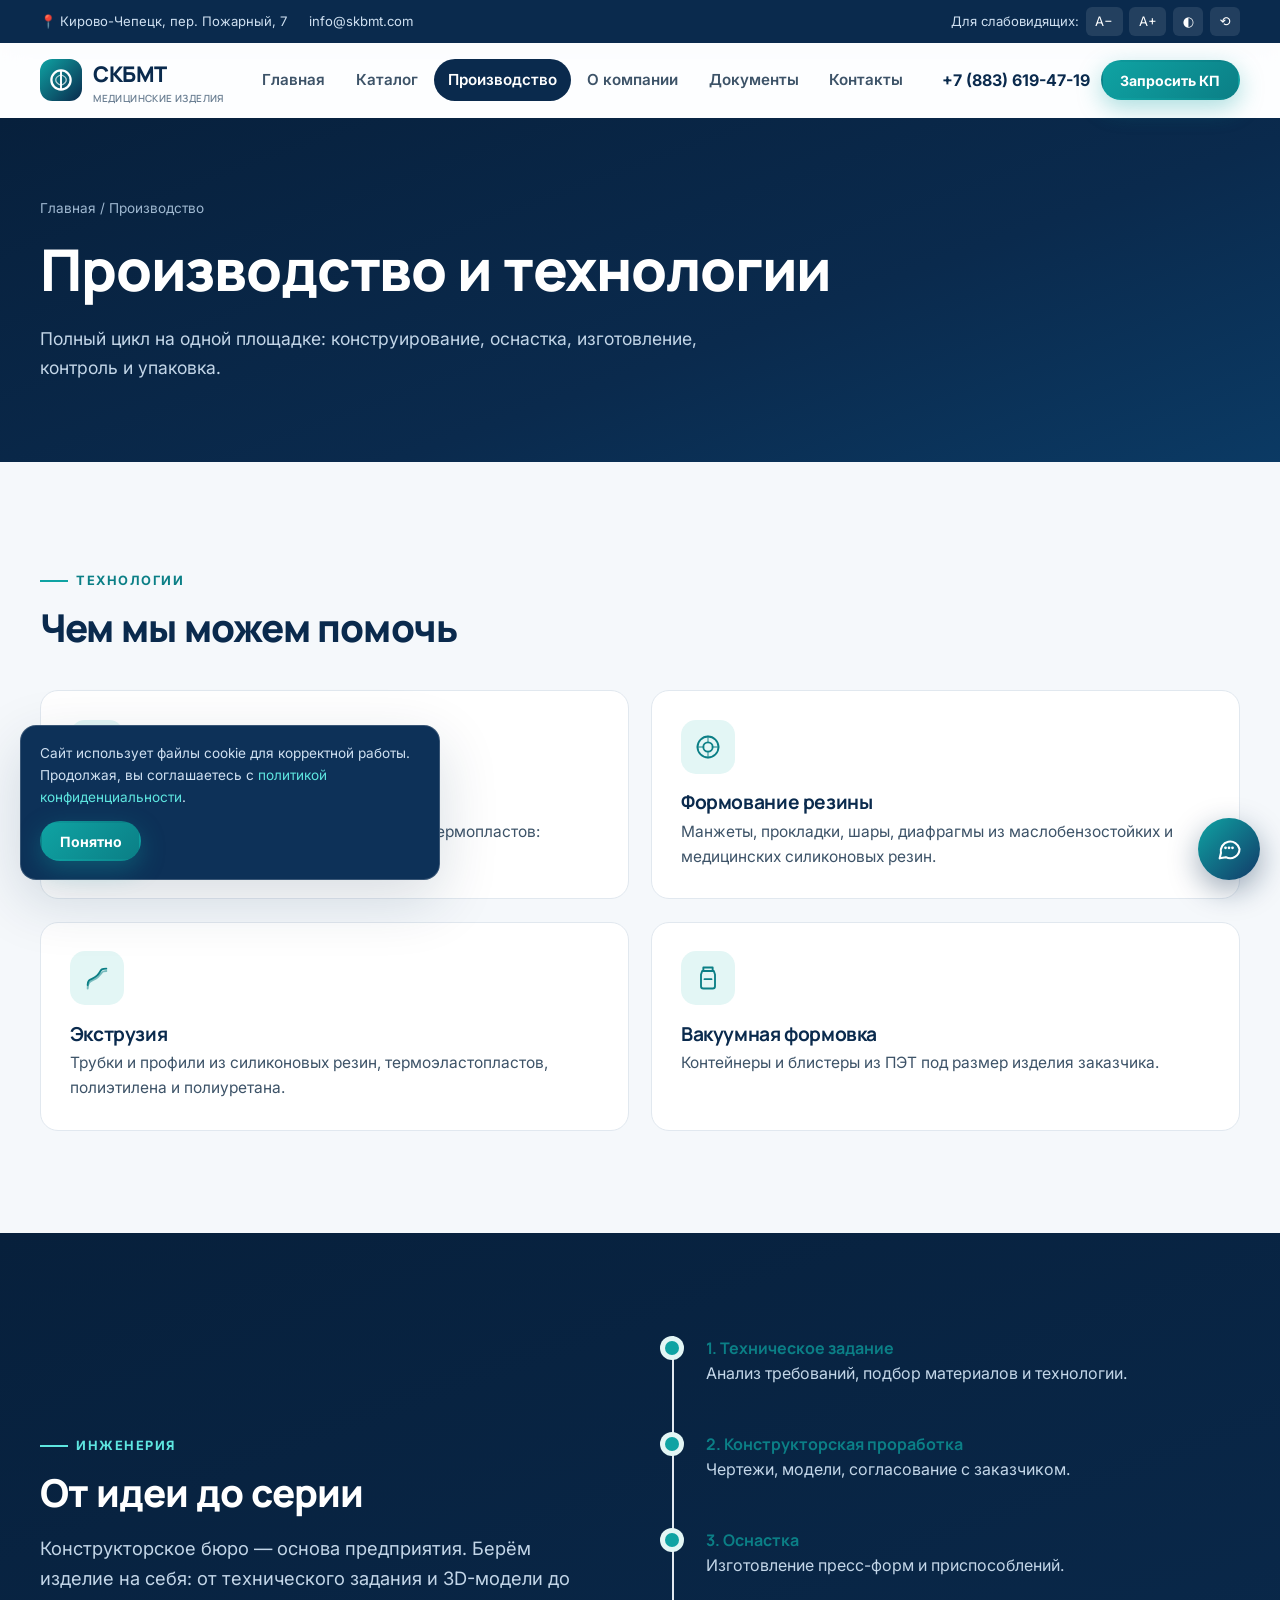
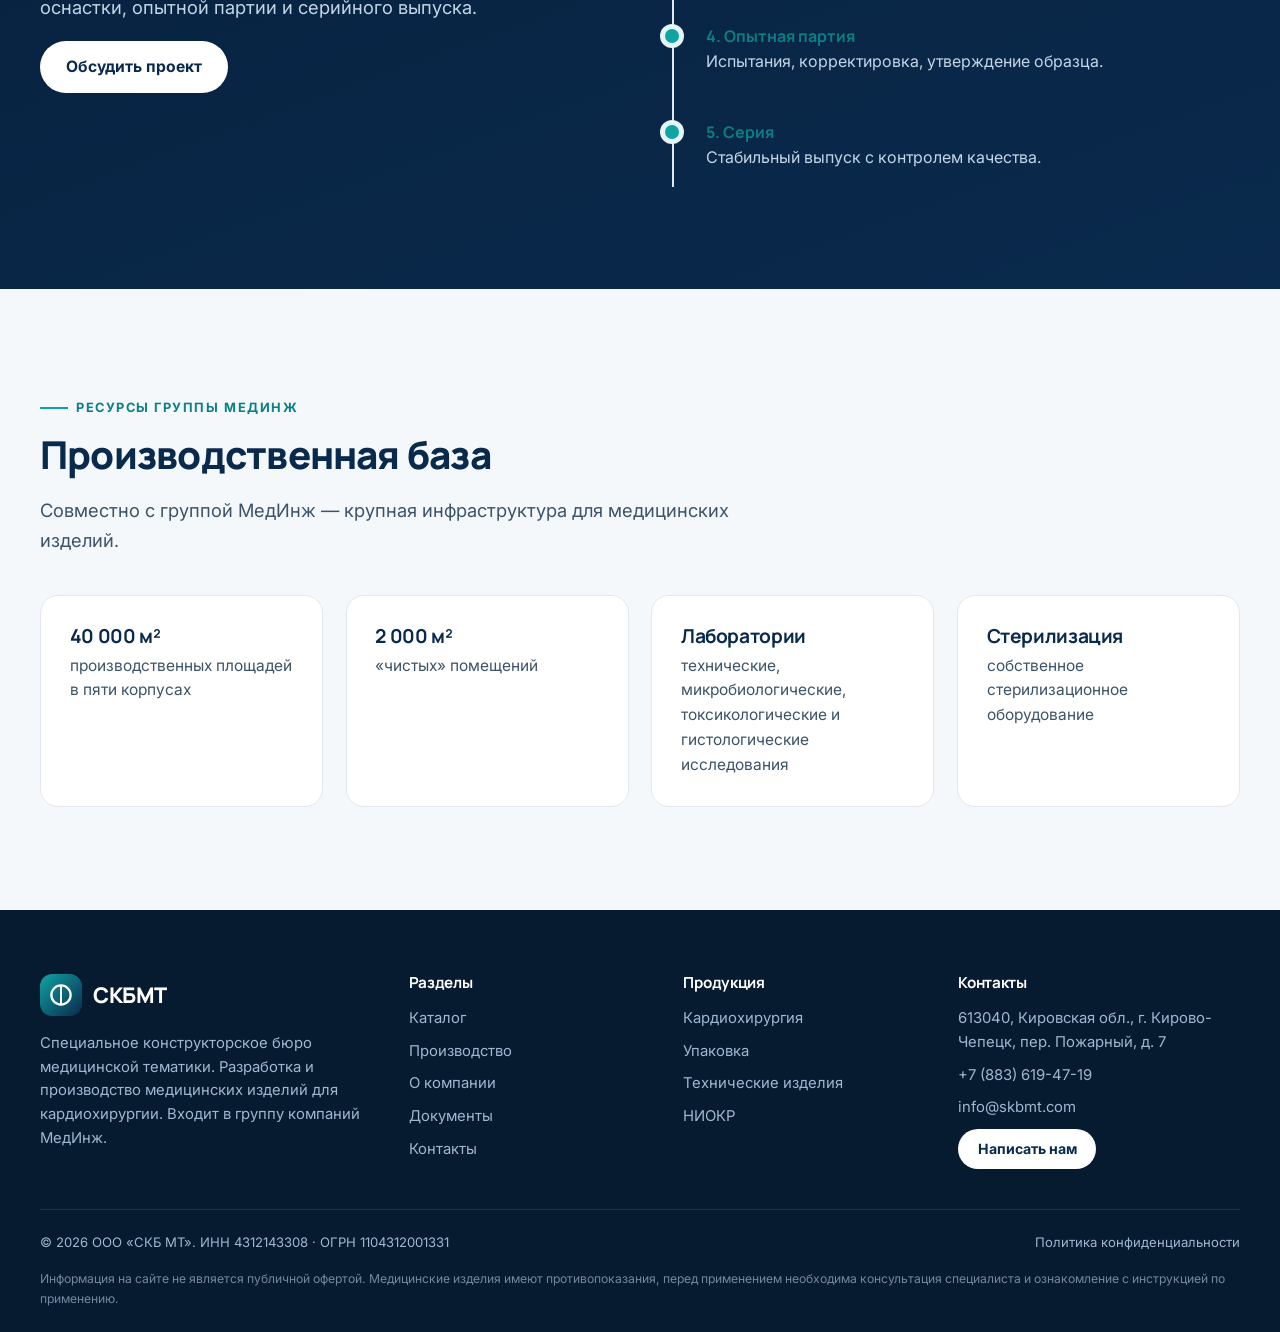
<file: production.html>
<!doctype html>
<html lang="ru">
<head>
<meta charset="utf-8">
<meta name="viewport" content="width=device-width,initial-scale=1">
<title>Производство — СКБМТ</title>
<meta name="description" content="Технологии СКБМТ: литьё под давлением, формование резины, экструзия, вакуумная формовка, разработка оснастки и НИОКР.">
<link rel="canonical" href="https://skbmt.example/production.html">
<meta property="og:title" content="Производство — СКБМТ">
<meta property="og:description" content="Технологии СКБМТ: литьё под давлением, формование резины, экструзия, вакуумная формовка, разработка оснастки и НИОКР.">
<meta property="og:type" content="website">
<meta property="og:locale" content="ru_RU">
<meta name="theme-color" content="#0a2a4d">
<link rel="icon" href="img/favicon.svg" type="image/svg+xml">
<link rel="preconnect" href="https://fonts.googleapis.com">
<link rel="preconnect" href="https://fonts.gstatic.com" crossorigin>
<link href="https://fonts.googleapis.com/css2?family=Inter:wght@400;500;600&family=Manrope:wght@600;700;800&display=swap&subset=cyrillic" rel="stylesheet">
<link rel="stylesheet" href="css/main.css">
<script type="application/ld+json">{"@context":"https://schema.org","@type":"Organization","name":"СКБ МТ","legalName":"ООО «Специальное конструкторское бюро медицинской тематики»","address":{"@type":"PostalAddress","streetAddress":"пер. Пожарный, д. 7","addressLocality":"Кирово-Чепецк","addressRegion":"Кировская область","postalCode":"613040","addressCountry":"RU"},"taxID":"4312143308","parentOrganization":{"@type":"Organization","name":"МедИнж"}}</script>
</head>
<body>
<div class="progress" aria-hidden="true"></div>
<a class="skip" href="#main">Перейти к содержимому</a>

<div class="a11y">
  <div class="container">
    <div class="a11y-info"><span>📍 Кирово-Чепецк, пер. Пожарный, 7</span><a data-skbmt="email" href="#"></a></div>
    <div class="a11y-tools" role="group" aria-label="Версия для слабовидящих">
      <span>Для слабовидящих:</span>
      <button data-a11y="minus" aria-label="Уменьшить шрифт">A−</button>
      <button data-a11y="plus" aria-label="Увеличить шрифт">A+</button>
      <button data-a11y="contrast" aria-label="Контрастная версия">◐</button>
      <button data-a11y="reset" aria-label="Сбросить">⟲</button>
    </div>
  </div>
</div>

<header class="site-header">
  <div class="container nav">
    <a href="index.html" class="logo" aria-label="СКБМТ — на главную">
      <svg class="logo-mark" viewBox="0 0 48 48" aria-hidden="true"><defs><linearGradient id="lg" x1="0" y1="0" x2="1" y2="1"><stop stop-color="#0fa3a3"/><stop offset="1" stop-color="#0a2a4d"/></linearGradient></defs><rect width="48" height="48" rx="14" fill="url(#lg)"/><circle cx="24" cy="24" r="11" fill="none" stroke="#fff" stroke-width="2.6"/><path d="M24 13v22" stroke="#fff" stroke-width="2.2"/><path d="M24 18c-4 1.5-6 3.5-6 6s2 4.5 6 6M24 18c4 1.5 6 3.5 6 6s-2 4.5-6 6" fill="none" stroke="#fff" stroke-width="1.5" opacity=".7"/></svg>
      <span>СКБМТ<small>Медицинские изделия</small></span>
    </a>
    <ul class="menu" id="menu"><li><a href="index.html">Главная</a></li><li><a href="catalog.html">Каталог</a></li><li><a href="production.html" aria-current="page">Производство</a></li><li><a href="about.html">О компании</a></li><li><a href="documents.html">Документы</a></li><li><a href="contacts.html">Контакты</a></li></ul>
    <div class="nav-cta">
      <a class="nav-phone" data-skbmt="phone" href="#"></a>
      <button class="btn btn-primary btn-sm" data-open-quote="">Запросить КП</button>
      <button class="burger" aria-label="Меню" aria-expanded="false" aria-controls="menu"><span></span></button>
    </div>
  </div>
</header>

<main id="main">
<section class="page-hero">
  <div class="container">
    <div class="crumbs"><a href="index.html">Главная</a> / Производство</div>
    <h1>Производство и технологии</h1>
    <p>Полный цикл на одной площадке: конструирование, оснастка, изготовление, контроль и упаковка.</p>
  </div>
</section>
<section class="section">
  <div class="container">
    <div class="section-head reveal"><span class="eyebrow">Технологии</span><h2>Чем мы можем помочь</h2></div>
    <div class="grid g2">
      <div class="card reveal"><div class="icon-wrap" data-icon="gear"></div><h3>Литьё под давлением</h3><p>Детали из поликарбоната, полиамида и других термопластов: упаковка, корпуса, технические компоненты.</p></div>
      <div class="card reveal" data-d="1"><div class="icon-wrap" data-icon="rubber"></div><h3>Формование резины</h3><p>Манжеты, прокладки, шары, диафрагмы из маслобензостойких и медицинских силиконовых резин.</p></div>
      <div class="card reveal"><div class="icon-wrap" data-icon="tube"></div><h3>Экструзия</h3><p>Трубки и профили из силиконовых резин, термоэластопластов, полиэтилена и полиуретана.</p></div>
      <div class="card reveal" data-d="1"><div class="icon-wrap" data-icon="jar"></div><h3>Вакуумная формовка</h3><p>Контейнеры и блистеры из ПЭТ под размер изделия заказчика.</p></div>
    </div>
  </div>
</section>
<section class="section band-dark">
  <div class="container split">
    <div class="reveal">
      <span class="eyebrow">Инженерия</span>
      <h2>От идеи до серии</h2>
      <p class="lead">Конструкторское бюро — основа предприятия. Берём изделие на себя: от технического задания и 3D-модели до оснастки, опытной партии и серийного выпуска.</p>
      <button class="btn btn-light" data-open-quote="Разработка изделия на заказ">Обсудить проект</button>
    </div>
    <div class="timeline reveal" data-d="2">
      <div class="tl-item"><b>1. Техническое задание</b><p>Анализ требований, подбор материалов и технологии.</p></div>
      <div class="tl-item"><b>2. Конструкторская проработка</b><p>Чертежи, модели, согласование с заказчиком.</p></div>
      <div class="tl-item"><b>3. Оснастка</b><p>Изготовление пресс-форм и приспособлений.</p></div>
      <div class="tl-item"><b>4. Опытная партия</b><p>Испытания, корректировка, утверждение образца.</p></div>
      <div class="tl-item"><b>5. Серия</b><p>Стабильный выпуск с контролем качества.</p></div>
    </div>
  </div>
</section>
<section class="section">
  <div class="container">
    <div class="section-head reveal"><span class="eyebrow">Ресурсы группы МедИнж</span><h2>Производственная база</h2><p class="lead">Совместно с группой МедИнж — крупная инфраструктура для медицинских изделий.</p></div>
    <div class="grid g4">
      <div class="card reveal"><h3>40 000 м²</h3><p>производственных площадей в пяти корпусах</p></div>
      <div class="card reveal" data-d="1"><h3>2 000 м²</h3><p>«чистых» помещений</p></div>
      <div class="card reveal" data-d="2"><h3>Лаборатории</h3><p>технические, микробиологические, токсикологические и гистологические исследования</p></div>
      <div class="card reveal" data-d="3"><h3>Стерилизация</h3><p>собственное стерилизационное оборудование</p></div>
    </div>
  </div>
</section>

</main>

<footer class="site-footer">
  <div class="container">
    <div class="foot-grid">
      <div>
        <a href="index.html" class="logo"><svg class="logo-mark" viewBox="0 0 48 48" aria-hidden="true"><rect width="48" height="48" rx="14" fill="url(#lg)"/><circle cx="24" cy="24" r="11" fill="none" stroke="#fff" stroke-width="2.6"/><path d="M24 13v22" stroke="#fff" stroke-width="2.2"/></svg><span>СКБМТ</span></a>
        <p style="margin-top:1rem">Специальное конструкторское бюро медицинской тематики. Разработка и производство медицинских изделий для кардиохирургии. Входит в группу компаний МедИнж.</p>
      </div>
      <div><h4>Разделы</h4><ul>
        <li><a href="catalog.html">Каталог</a></li><li><a href="production.html">Производство</a></li><li><a href="about.html">О компании</a></li><li><a href="documents.html">Документы</a></li><li><a href="contacts.html">Контакты</a></li></ul></div>
      <div><h4>Продукция</h4><ul>
        <li><a href="catalog.html?cat=cardio">Кардиохирургия</a></li><li><a href="catalog.html?cat=pack">Упаковка</a></li><li><a href="catalog.html?cat=tech">Технические изделия</a></li><li><a href="catalog.html?cat=rnd">НИОКР</a></li></ul></div>
      <div><h4>Контакты</h4><ul>
        <li data-skbmt="address"></li><li><a data-skbmt="phone" href="#"></a></li><li><a data-skbmt="email" href="#"></a></li>
        <li><button class="btn btn-light btn-sm" data-open-quote="">Написать нам</button></li></ul></div>
    </div>
    <div class="foot-bottom">
      <span>© 2026 ООО «СКБ МТ». ИНН <span data-skbmt="inn"></span> · ОГРН <span data-skbmt="ogrn"></span></span>
      <span><a href="privacy.html">Политика конфиденциальности</a></span>
    </div>
    <p style="font-size:.76rem;margin:1rem 0 0;opacity:.7">Информация на сайте не является публичной офертой. Медицинские изделия имеют противопоказания, перед применением необходима консультация специалиста и ознакомление с инструкцией по применению.</p>
  </div>
</footer>

<!-- Заявка -->
<div class="modal" id="quote-modal" role="dialog" aria-modal="true" aria-labelledby="quote-title">
  <div class="modal-box">
    <button class="modal-close" data-close aria-label="Закрыть">×</button>
    <h2 id="quote-title" style="font-size:1.6rem;padding-right:2.5rem">Запросить коммерческое предложение</h2>
    <p style="color:var(--ink-2)">Оставьте контакты — менеджер свяжется с вами и подготовит предложение.</p>
    <form class="form" data-form>
      <input type="hidden" name="subject" id="quote-subject">
      <div class="form-row">
        <div class="field"><label for="q-name">Имя *</label><input id="q-name" name="name" autocomplete="name"><span class="err"></span></div>
        <div class="field"><label for="q-phone">Телефон *</label><input id="q-phone" name="phone" type="tel" autocomplete="tel" placeholder="+7 (___) ___-__-__"><span class="err"></span></div>
      </div>
      <div class="form-row">
        <div class="field"><label for="q-email">E-mail</label><input id="q-email" name="email" type="email" autocomplete="email"><span class="err"></span></div>
        <div class="field"><label for="q-company">Организация</label><input id="q-company" name="company" autocomplete="organization"></div>
      </div>
      <div class="field"><label for="q-msg">Что вас интересует</label><textarea id="q-msg" name="message" placeholder="Изделие, количество, особые требования"></textarea></div>
      <input class="hp" name="website" tabindex="-1" autocomplete="off" aria-hidden="true">
      <label class="check"><input type="checkbox" name="consent"><span>Согласен на обработку персональных данных в соответствии с <a href="privacy.html" target="_blank">политикой конфиденциальности</a></span></label>
      <div class="form-status" role="status"></div>
      <button class="btn btn-primary" type="submit">Отправить заявку</button>
    </form>
  </div>
</div>
<div class="modal" id="details-modal" role="dialog" aria-modal="true">
  <div class="modal-box"><button class="modal-close" data-close aria-label="Закрыть">×</button><div id="details-body"></div></div>
</div>

<!-- Чат-бот -->
<div class="chat-tip" style="display:none">Есть вопрос? Спросите помощника 👋</div>
<button class="chat-fab" aria-label="Открыть чат с помощником" aria-expanded="false"><svg viewBox="0 0 24 24" fill="none" stroke="currentColor" stroke-width="1.8" stroke-linecap="round" stroke-linejoin="round"><path d="M21 12a8 8 0 0 1-11.7 7L4 20l1.1-4.6A8 8 0 1 1 21 12z"/><path d="M9 11h.01M12 11h.01M15 11h.01" stroke-width="2.4"/></svg></button>
<section class="chat" aria-label="Чат с помощником СКБМТ">
  <div class="chat-head"><div class="chat-ava"><svg width="22" height="22" viewBox="0 0 24 24" fill="none" stroke="#fff" stroke-width="1.8" stroke-linecap="round"><circle cx="12" cy="12" r="9"/><path d="M12 3v18"/></svg></div><div><b>Помощник СКБМТ</b><small>● онлайн</small></div><button aria-label="Свернуть чат">×</button></div>
  <div class="chat-body" aria-live="polite"></div>
  <form class="chat-form"><input placeholder="Напишите вопрос…" aria-label="Сообщение" autocomplete="off"><button aria-label="Отправить"><svg width="18" height="18" viewBox="0 0 24 24" fill="none" stroke="currentColor" stroke-width="2" stroke-linecap="round" stroke-linejoin="round"><path d="M22 2L11 13M22 2l-7 20-4-9-9-4z"/></svg></button></form>
</section>

<div class="cookie" role="dialog" aria-label="Cookie"><p style="margin:0">Сайт использует файлы cookie для корректной работы. Продолжая, вы соглашаетесь с <a href="privacy.html">политикой конфиденциальности</a>.</p><button class="btn btn-primary btn-sm">Понятно</button></div>
<button class="to-top" aria-label="Наверх">↑</button>

<script src="js/data.js"></script>
<script src="js/main.js"></script>
<script src="js/chatbot.js"></script>
</body>
</html>
</file>
<file: css/main.css>
/* СКБМТ — основной стиль. Токены → база → компоненты → секции → адаптив */
:root{
  --ink:#0b1f33; --ink-2:#3d5368; --muted:#6b7f93;
  --navy:#0a2a4d; --navy-2:#123a68;
  --teal:#0fa3a3; --teal-2:#0b7f86; --teal-soft:#e3f6f5;
  --coral:#e5484d; --coral-soft:#fdeceb;
  --bg:#f5f8fb; --card:#ffffff; --line:#e1e8ef;
  --radius:18px; --radius-s:10px;
  --shadow:0 1px 2px rgba(10,42,77,.06),0 8px 30px rgba(10,42,77,.08);
  --shadow-l:0 20px 60px rgba(10,42,77,.16);
  --maxw:1200px; --fs:1;
  --font:"Inter","Segoe UI",system-ui,-apple-system,Roboto,Arial,sans-serif;
  --font-h:"Manrope","Inter","Segoe UI",system-ui,sans-serif;
}
html.hc{--ink:#000;--ink-2:#000;--muted:#222;--bg:#fff;--card:#fff;--line:#000;--teal:#005b5b;--teal-2:#004444;--navy:#000;--navy-2:#000;--coral:#a00000}
html.hc body{background:#fff}
html.hc .hero,html.hc .band-dark,html.hc .site-footer{background:#000!important}
*{box-sizing:border-box}
html{scroll-behavior:smooth;font-size:calc(100% * var(--fs));-webkit-text-size-adjust:100%}
body{margin:0;font-family:var(--font);color:var(--ink);background:var(--bg);line-height:1.6;-webkit-font-smoothing:antialiased}
img,svg{max-width:100%;display:block}
a{color:var(--teal-2);text-decoration:none}
a:hover{text-decoration:underline}
h1,h2,h3,h4{font-family:var(--font-h);line-height:1.15;margin:0 0 .5em;color:var(--navy);letter-spacing:-.02em}
h1{font-size:clamp(2rem,4.6vw,3.6rem);font-weight:800}
h2{font-size:clamp(1.6rem,3vw,2.4rem);font-weight:800}
h3{font-size:1.2rem;font-weight:700}
p{margin:0 0 1em}
:focus-visible{outline:3px solid var(--teal);outline-offset:3px;border-radius:6px}
.container{width:min(100% - 2rem,var(--maxw));margin-inline:auto}
.section{padding:clamp(3.5rem,8vw,6.5rem) 0}
.section-head{max-width:720px;margin-bottom:2.5rem}
.eyebrow{display:inline-flex;align-items:center;gap:.5rem;font-size:.8rem;font-weight:700;letter-spacing:.12em;text-transform:uppercase;color:var(--teal-2);margin-bottom:.9rem}
.eyebrow::before{content:"";width:28px;height:2px;background:var(--teal)}
.lead{font-size:1.15rem;color:var(--ink-2)}
.skip{position:absolute;left:-999px;top:0;background:var(--navy);color:#fff;padding:.7rem 1rem;z-index:200}
.skip:focus{left:0}

/* Панель доступности */
.a11y{background:var(--navy);color:#cfe0f1;font-size:.82rem}
.a11y .container{display:flex;justify-content:space-between;align-items:center;gap:1rem;padding:.45rem 0;flex-wrap:wrap}
.a11y a{color:#cfe0f1}
.a11y-tools{display:flex;gap:.4rem;align-items:center}
.a11y button{background:rgba(255,255,255,.1);color:#fff;border:0;border-radius:6px;padding:.25rem .6rem;cursor:pointer;font:inherit}
.a11y button:hover{background:rgba(255,255,255,.22)}
.a11y-info{display:flex;gap:1.4rem;flex-wrap:wrap}

/* Шапка */
.site-header{position:sticky;top:0;z-index:100;background:rgba(255,255,255,.82);backdrop-filter:saturate(180%) blur(14px);border-bottom:1px solid transparent;transition:.25s}
.site-header.scrolled{border-color:var(--line);box-shadow:0 4px 24px rgba(10,42,77,.06)}
.nav{display:flex;align-items:center;justify-content:space-between;height:74px;gap:1.5rem}
.logo{display:flex;align-items:center;gap:.7rem;color:var(--navy);font-family:var(--font-h);font-weight:800;font-size:1.35rem;letter-spacing:-.02em}
.logo:hover{text-decoration:none}
.logo small{display:block;font-size:.62rem;font-weight:600;letter-spacing:.04em;color:var(--muted);text-transform:uppercase;line-height:1.1;margin-top:2px}
.logo-mark{width:42px;height:42px;flex:none}
.menu{display:flex;gap:.2rem;list-style:none;margin:0;padding:0}
.menu a{display:block;white-space:nowrap;padding:.55rem .85rem;border-radius:999px;color:var(--ink-2);font-weight:600;font-size:.95rem}
.menu a:hover{background:var(--teal-soft);color:var(--teal-2);text-decoration:none}
.menu a[aria-current="page"]{background:var(--navy);color:#fff}
.nav-cta{display:flex;gap:.7rem;align-items:center}
.nav-phone{font-weight:700;color:var(--navy);white-space:nowrap}
.burger{display:none;width:44px;height:44px;border:1px solid var(--line);border-radius:12px;background:#fff;cursor:pointer;padding:0;place-items:center}
.burger span,.burger span::before,.burger span::after{display:block;width:20px;height:2px;background:var(--navy);border-radius:2px;transition:.25s;position:relative}
.burger span::before,.burger span::after{content:"";position:absolute;left:0}
.burger span::before{top:-6px}.burger span::after{top:6px}
.burger[aria-expanded="true"] span{background:transparent}
.burger[aria-expanded="true"] span::before{top:0;transform:rotate(45deg)}
.burger[aria-expanded="true"] span::after{top:0;transform:rotate(-45deg)}

/* Кнопки */
.btn{display:inline-flex;align-items:center;justify-content:center;gap:.55rem;padding:.9rem 1.5rem;border-radius:999px;border:2px solid transparent;font:700 .98rem var(--font);cursor:pointer;transition:transform .2s,box-shadow .2s,background .2s,color .2s;text-decoration:none!important;white-space:nowrap}
.btn:hover{transform:translateY(-2px)}
.btn-primary{background:linear-gradient(135deg,var(--teal),var(--teal-2));color:#fff;box-shadow:0 8px 24px rgba(15,163,163,.35)}
.btn-primary:hover{box-shadow:0 12px 30px rgba(15,163,163,.5)}
.btn-ghost{background:transparent;color:var(--navy);border-color:var(--navy)}
.btn-ghost:hover{background:var(--navy);color:#fff}
.btn-light{background:#fff;color:var(--navy)}
.btn-ghost-light{color:#fff;border-color:rgba(255,255,255,.5)}
.btn-ghost-light:hover{background:#fff;color:var(--navy)}
.btn-sm{padding:.6rem 1.1rem;font-size:.88rem}
.btn[disabled]{opacity:.55;pointer-events:none}

/* Hero */
.hero{position:relative;overflow:hidden;color:#fff;background:radial-gradient(1200px 600px at 85% 20%,#164f86 0%,transparent 60%),linear-gradient(160deg,#07203c 0%,#0a2a4d 55%,#0b3a64 100%)}
.hero .container{display:grid;grid-template-columns:1.1fr .9fr;gap:2rem;align-items:center;min-height:min(86vh,720px);padding:4rem 0}
.hero h1{color:#fff}
.hero h1 em{font-style:normal;background:linear-gradient(90deg,#5ee6e0,#9ff3ee);-webkit-background-clip:text;background-clip:text;color:transparent}
.hero .lead{color:#c3d6e8;max-width:560px}
.hero-actions{display:flex;gap:.8rem;flex-wrap:wrap;margin-top:1.8rem}
.badge-row{display:flex;gap:.6rem;flex-wrap:wrap;margin-bottom:1.4rem}
.badge{display:inline-flex;align-items:center;gap:.45rem;padding:.35rem .8rem;border:1px solid rgba(255,255,255,.22);border-radius:999px;font-size:.8rem;color:#d6e6f5;background:rgba(255,255,255,.06)}
.badge i{width:7px;height:7px;border-radius:50%;background:#5ee6e0;box-shadow:0 0 0 4px rgba(94,230,224,.2);animation:pulse 2s infinite}
.hero-visual{position:relative;justify-self:center;width:min(100%,460px);aspect-ratio:1}
.hero-visual svg{width:100%;height:100%}
.hero-ecg{position:absolute;left:0;right:0;bottom:-6px;opacity:.9}
.ecg-line{stroke-dasharray:600;stroke-dashoffset:600;animation:ecg 3.2s linear infinite}
.leaf-l{transform-origin:50% 50%;animation:leafL 1.6s ease-in-out infinite}
.leaf-r{transform-origin:50% 50%;animation:leafR 1.6s ease-in-out infinite}
.ring-glow{animation:glow 1.6s ease-in-out infinite}
.orb{position:absolute;border-radius:50%;filter:blur(60px);opacity:.5;pointer-events:none}
.orb.a{width:340px;height:340px;background:#0fa3a3;left:-100px;top:-60px;animation:float 9s ease-in-out infinite}
.orb.b{width:300px;height:300px;background:#e5484d;right:-80px;bottom:-120px;opacity:.28;animation:float 11s ease-in-out infinite reverse}
@keyframes ecg{0%{stroke-dashoffset:600}60%,100%{stroke-dashoffset:0}}
@keyframes leafL{0%,100%{transform:scaleX(1)}50%{transform:scaleX(.18)}}
@keyframes leafR{0%,100%{transform:scaleX(1)}50%{transform:scaleX(.18)}}
@keyframes glow{0%,100%{opacity:.5}50%{opacity:1}}
@keyframes pulse{50%{box-shadow:0 0 0 8px rgba(94,230,224,0)}}
@keyframes float{50%{transform:translate(30px,24px)}}

/* Статы */
.stats{margin-top:-3.2rem;position:relative;z-index:5}
.stats-grid{display:grid;grid-template-columns:repeat(4,1fr);background:var(--card);border-radius:var(--radius);box-shadow:var(--shadow-l);overflow:hidden}
.stat{padding:1.8rem 1.6rem;border-right:1px solid var(--line)}
.stat:last-child{border:0}
.stat b{display:block;font:800 clamp(1.8rem,3.4vw,2.6rem) var(--font-h);color:var(--navy);letter-spacing:-.03em}
.stat b span{color:var(--teal)}
.stat small{color:var(--muted);font-size:.88rem;line-height:1.35;display:block}
.stats-note{font-size:.78rem;color:var(--muted);margin-top:.8rem;text-align:right}

/* Карточки */
.grid{display:grid;gap:1.4rem}
.g2{grid-template-columns:repeat(2,1fr)}.g3{grid-template-columns:repeat(3,1fr)}.g4{grid-template-columns:repeat(4,1fr)}
.card{background:var(--card);border:1px solid var(--line);border-radius:var(--radius);padding:1.8rem;transition:transform .3s,box-shadow .3s,border-color .3s;position:relative}
.card:hover{transform:translateY(-6px);box-shadow:var(--shadow);border-color:transparent}
.icon-wrap{width:54px;height:54px;border-radius:15px;background:var(--teal-soft);display:grid;place-items:center;margin-bottom:1.1rem;color:var(--teal-2)}
.icon-wrap svg{width:28px;height:28px}
.icon-wrap.coral{background:var(--coral-soft);color:var(--coral)}
.card h3{margin-bottom:.4rem}
.card p{color:var(--ink-2);margin:0;font-size:.97rem}
.card .more{display:inline-flex;gap:.35rem;margin-top:1rem;font-weight:700;font-size:.92rem}
.card .more::after{content:"→";transition:transform .2s}
.card:hover .more::after{transform:translateX(5px)}
.card-link{position:absolute;inset:0;border-radius:inherit}

/* Продукты */
.product{padding:0;overflow:hidden;display:flex;flex-direction:column}
.product-img{aspect-ratio:4/3;background:linear-gradient(135deg,#eaf6f8,#dfeaf6);display:grid;place-items:center;position:relative;overflow:hidden}
.product-img svg{width:46%;height:auto;color:var(--navy-2);transition:transform .5s}
.product:hover .product-img svg{transform:scale(1.12) rotate(4deg)}
.tag{position:absolute;left:1rem;top:1rem;background:#fff;color:var(--navy);font-size:.75rem;font-weight:700;padding:.25rem .7rem;border-radius:999px;box-shadow:0 2px 8px rgba(0,0,0,.08)}
.product-body{padding:1.4rem 1.5rem 1.6rem;display:flex;flex-direction:column;gap:.5rem;flex:1}
.product-body p{font-size:.93rem;color:var(--ink-2);margin:0}
.product-meta{display:flex;flex-wrap:wrap;gap:.4rem;margin:.3rem 0 .6rem}
.chip{font-size:.75rem;background:var(--bg);border:1px solid var(--line);color:var(--ink-2);padding:.15rem .6rem;border-radius:999px}
.product-actions{margin-top:auto;display:flex;gap:.5rem;flex-wrap:wrap}

/* Каталог — панель фильтров */
.page-hero{background:linear-gradient(160deg,#07203c,#0a2a4d 60%,#0b3a64);color:#fff;padding:clamp(3rem,7vw,5rem) 0 clamp(3rem,7vw,5rem);position:relative;overflow:hidden}
.page-hero h1{color:#fff;margin-bottom:.4em}
.page-hero p{color:#c3d6e8;max-width:680px;font-size:1.1rem;margin:0}
.crumbs{font-size:.85rem;color:#9fb8d0;margin-bottom:1rem}
.crumbs a{color:#9fb8d0}
.toolbar{display:flex;gap:1rem;align-items:center;justify-content:space-between;flex-wrap:wrap;margin-bottom:1.6rem}
.filters{display:flex;gap:.5rem;flex-wrap:wrap}
.filter{border:1px solid var(--line);background:#fff;color:var(--ink-2);padding:.5rem 1rem;border-radius:999px;font:600 .9rem var(--font);cursor:pointer;transition:.2s}
.filter:hover{border-color:var(--teal)}
.filter[aria-pressed="true"]{background:var(--navy);color:#fff;border-color:var(--navy)}
.search{position:relative;min-width:260px}
.search input{width:100%;padding:.7rem 1rem .7rem 2.6rem;border-radius:999px;border:1px solid var(--line);font:inherit;background:#fff}
.search svg{position:absolute;left:.9rem;top:50%;transform:translateY(-50%);width:18px;height:18px;color:var(--muted)}
.empty{text-align:center;padding:3rem 1rem;color:var(--muted);grid-column:1/-1}
.product-grid .card{animation:fadeUp .5s both}
@keyframes fadeUp{from{opacity:0;transform:translateY(16px)}}

/* Тёмные полосы */
.band-dark{background:linear-gradient(160deg,#07203c,#0a2a4d);color:#fff}
.band-dark h2,.band-dark h3{color:#fff}
.band-dark .lead,.band-dark p{color:#c3d6e8}
.band-dark .eyebrow{color:#5ee6e0}.band-dark .eyebrow::before{background:#5ee6e0}
.split{display:grid;grid-template-columns:1fr 1fr;gap:clamp(2rem,5vw,4rem);align-items:center}
.group-logos{display:grid;grid-template-columns:repeat(3,1fr);gap:1rem;margin-top:1.6rem}
.group-logos div{border:1px solid rgba(255,255,255,.18);border-radius:14px;padding:1rem;background:rgba(255,255,255,.05)}
.group-logos b{display:block;font-family:var(--font-h);color:#fff}
.group-logos small{color:#a9c2da;font-size:.8rem;line-height:1.3;display:block;margin-top:.2rem}

/* Преимущества / шаги */
.steps{counter-reset:s;display:grid;grid-template-columns:repeat(5,1fr);gap:1rem;position:relative}
.step{counter-increment:s;background:var(--card);border:1px solid var(--line);border-radius:var(--radius);padding:1.4rem 1.2rem;position:relative}
.step::before{content:counter(s,decimal-leading-zero);font:800 2rem var(--font-h);color:var(--teal);opacity:.35;display:block}
.step h3{font-size:1rem;margin-bottom:.3rem}
.step p{font-size:.88rem;color:var(--ink-2);margin:0}

/* Таймлайн */
.timeline{position:relative;padding-left:2rem;border-left:2px solid var(--line);display:grid;gap:1.8rem}
.tl-item{position:relative}
.tl-item::before{content:"";position:absolute;left:-2.55rem;top:.35rem;width:14px;height:14px;border-radius:50%;background:var(--teal);box-shadow:0 0 0 5px var(--teal-soft)}
.tl-item b{font-family:var(--font-h);color:var(--teal-2)}

/* Документы */
.doc{display:flex;gap:1rem;align-items:flex-start;padding:1.3rem}
.doc-ico{flex:none;width:46px;height:58px;border-radius:8px;background:linear-gradient(160deg,#fff,#eef4f9);border:1px solid var(--line);display:grid;place-items:center;font:800 .62rem var(--font-h);color:var(--coral);position:relative}
.doc-ico::after{content:"";position:absolute;right:-1px;top:-1px;border:8px solid;border-color:var(--bg) var(--bg) var(--line) var(--line);border-radius:0 0 0 4px}
.doc h3{font-size:1rem;margin-bottom:.2rem}
.doc small{color:var(--muted);display:block;margin-bottom:.6rem}
.doc-status{font-size:.75rem;font-weight:600;color:var(--muted);background:var(--bg);padding:.2rem .6rem;border-radius:999px}
.notice{background:var(--coral-soft);border:1px solid #f6c7c5;border-radius:var(--radius-s);padding:1rem 1.2rem;color:#7a2124;font-size:.92rem}

/* FAQ */
.faq{max-width:860px}
.faq details{background:var(--card);border:1px solid var(--line);border-radius:14px;margin-bottom:.8rem;transition:.2s}
.faq details[open]{box-shadow:var(--shadow);border-color:transparent}
.faq summary{cursor:pointer;list-style:none;padding:1.15rem 1.4rem;font-weight:700;display:flex;justify-content:space-between;gap:1rem;color:var(--navy)}
.faq summary::-webkit-details-marker{display:none}
.faq summary::after{content:"+";font-size:1.5rem;line-height:1;color:var(--teal);transition:transform .25s}
.faq details[open] summary::after{transform:rotate(45deg)}
.faq details p{padding:0 1.4rem 1.2rem;margin:0;color:var(--ink-2)}

/* Формы */
.form{display:grid;gap:1rem}
.form-row{display:grid;grid-template-columns:1fr 1fr;gap:1rem}
.field{display:flex;flex-direction:column;gap:.35rem}
.field label{font-size:.85rem;font-weight:600;color:var(--ink-2)}
.field input,.field textarea,.field select{padding:.85rem 1rem;border:1.5px solid var(--line);border-radius:12px;font:inherit;color:var(--ink);background:#fff;transition:border-color .2s,box-shadow .2s;width:100%}
.field textarea{min-height:110px;resize:vertical}
.field input:focus,.field textarea:focus,.field select:focus{outline:0;border-color:var(--teal);box-shadow:0 0 0 4px rgba(15,163,163,.15)}
.field.invalid input,.field.invalid textarea,.field.invalid select{border-color:var(--coral)}
.err{font-size:.78rem;color:var(--coral);min-height:0;display:none}
.field.invalid .err{display:block}
.check{display:flex;gap:.7rem;align-items:flex-start;font-size:.82rem;color:var(--ink-2)}
.check input{margin-top:.2rem;width:18px;height:18px;accent-color:var(--teal);flex:none}
.hp{position:absolute;left:-9999px;opacity:0}
.form-status{padding:.9rem 1.1rem;border-radius:12px;font-size:.93rem;display:none}
.form-status.ok{display:block;background:#e6f7ee;color:#0b6b3a}
.form-status.fail{display:block;background:var(--coral-soft);color:#7a2124}
.form-card{background:var(--card);border-radius:var(--radius);padding:clamp(1.4rem,3vw,2.2rem);box-shadow:var(--shadow-l)}
.cta-band{background:linear-gradient(135deg,var(--teal-2),var(--navy));border-radius:28px;color:#fff;padding:clamp(1.6rem,5vw,3.5rem);display:grid;grid-template-columns:1fr 1fr;gap:2.5rem;align-items:center;overflow:hidden;position:relative}
.cta-band h2{color:#fff}
.cta-band p{color:#d3e8ee}
.cta-band ul{list-style:none;padding:0;margin:1.2rem 0 0;display:grid;gap:.6rem}
.cta-band li{display:flex;gap:.6rem;align-items:flex-start}
.cta-band li::before{content:"✓";color:#5ee6e0;font-weight:800}

/* Контакты */
.contact-list{list-style:none;padding:0;margin:0;display:grid;gap:1.2rem}
.contact-list li{display:flex;gap:1rem;align-items:flex-start}
.contact-list b{display:block;font-size:.8rem;text-transform:uppercase;letter-spacing:.08em;color:var(--muted);margin-bottom:.1rem}
.map{border-radius:var(--radius);overflow:hidden;border:1px solid var(--line);min-height:380px;background:#dfeaf3;width:100%;height:100%}
.map iframe{width:100%;height:100%;min-height:380px;border:0}
.req-table{width:100%;border-collapse:collapse;font-size:.93rem}
.req-table td{padding:.65rem 0;border-bottom:1px solid var(--line);vertical-align:top}
.req-table td:first-child{color:var(--muted);width:42%;padding-right:1rem}

/* Подвал */
.site-footer{background:#061a30;color:#9fb8d0;padding:4rem 0 1.5rem;font-size:.93rem}
.site-footer h4{color:#fff;font-size:.95rem;margin-bottom:1rem}
.site-footer a{color:#9fb8d0}.site-footer a:hover{color:#fff}
.foot-grid{display:grid;grid-template-columns:1.4fr 1fr 1fr 1.2fr;gap:2.5rem}
.site-footer ul{list-style:none;margin:0;padding:0;display:grid;gap:.55rem}
.foot-bottom{border-top:1px solid rgba(255,255,255,.1);margin-top:2.5rem;padding-top:1.4rem;display:flex;justify-content:space-between;gap:1rem;flex-wrap:wrap;font-size:.82rem}
.site-footer .logo{color:#fff}

/* Модальное окно */
.modal{position:fixed;inset:0;z-index:300;display:none;place-items:center;padding:1rem;background:rgba(6,26,48,.62);backdrop-filter:blur(6px)}
.modal.open{display:grid;animation:fade .25s}
.modal-box{background:#fff;border-radius:24px;width:min(100%,640px);max-height:92vh;overflow:auto;padding:clamp(1.4rem,3vw,2.2rem);position:relative;animation:pop .3s cubic-bezier(.2,1.2,.4,1)}
.modal-close{position:absolute;right:1rem;top:1rem;width:40px;height:40px;border-radius:50%;border:0;background:var(--bg);cursor:pointer;font-size:1.3rem;color:var(--navy)}
.modal-close:hover{background:var(--line)}
@keyframes fade{from{opacity:0}}@keyframes pop{from{opacity:0;transform:scale(.92) translateY(20px)}}

/* Чат-бот */
.chat-fab{position:fixed;right:20px;bottom:20px;z-index:250;width:62px;height:62px;border-radius:50%;border:0;cursor:pointer;color:#fff;background:linear-gradient(135deg,var(--teal),var(--navy-2));box-shadow:0 10px 30px rgba(10,42,77,.4);display:grid;place-items:center;transition:transform .25s}
.chat-fab:hover{transform:scale(1.08)}
.chat-fab svg{width:28px;height:28px}
.chat-fab::after{content:"";position:absolute;inset:-6px;border-radius:50%;border:2px solid var(--teal);opacity:.0;animation:ring 2.6s infinite}
@keyframes ring{0%{transform:scale(.85);opacity:.7}100%{transform:scale(1.35);opacity:0}}
.chat-tip{position:fixed;right:92px;bottom:32px;z-index:250;background:#fff;padding:.6rem 1rem;border-radius:14px 14px 4px 14px;box-shadow:var(--shadow);font-size:.88rem;font-weight:600;color:var(--navy);animation:fadeUp .5s both;max-width:220px}
.chat{position:fixed;right:20px;bottom:96px;z-index:260;width:min(390px,calc(100vw - 24px));height:min(600px,calc(100vh - 120px));background:#fff;border-radius:22px;box-shadow:var(--shadow-l);display:none;flex-direction:column;overflow:hidden;border:1px solid var(--line)}
.chat.open{display:flex;animation:pop .3s cubic-bezier(.2,1.2,.4,1)}
.chat-head{background:linear-gradient(135deg,var(--navy),var(--navy-2));color:#fff;padding:1rem 1.1rem;display:flex;align-items:center;gap:.8rem}
.chat-ava{width:40px;height:40px;border-radius:50%;background:rgba(255,255,255,.15);display:grid;place-items:center;flex:none}
.chat-head b{display:block;font-family:var(--font-h)}
.chat-head small{color:#9fe9e4;font-size:.78rem}
.chat-head button{margin-left:auto;background:transparent;border:0;color:#fff;font-size:1.4rem;cursor:pointer}
.chat-body{flex:1;overflow:auto;padding:1rem;display:flex;flex-direction:column;gap:.6rem;background:var(--bg)}
.msg{max-width:84%;padding:.65rem .95rem;border-radius:16px;font-size:.92rem;line-height:1.45;animation:fadeUp .3s both;word-wrap:break-word}
.msg.bot{background:#fff;border:1px solid var(--line);border-bottom-left-radius:4px;align-self:flex-start}
.msg.user{background:var(--teal-2);color:#fff;border-bottom-right-radius:4px;align-self:flex-end}
.msg a{font-weight:600}
.typing{display:flex;gap:4px;padding:.8rem 1rem}
.typing i{width:7px;height:7px;border-radius:50%;background:var(--muted);animation:blink 1.2s infinite}
.typing i:nth-child(2){animation-delay:.2s}.typing i:nth-child(3){animation-delay:.4s}
@keyframes blink{0%,60%,100%{opacity:.25}30%{opacity:1}}
.quick{display:flex;flex-wrap:wrap;gap:.4rem;padding:.2rem 0}
.quick button{border:1.5px solid var(--teal);background:#fff;color:var(--teal-2);border-radius:999px;padding:.35rem .8rem;font:600 .82rem var(--font);cursor:pointer;transition:.2s}
.quick button:hover{background:var(--teal);color:#fff}
.chat-form{display:flex;gap:.5rem;padding:.8rem;border-top:1px solid var(--line);background:#fff}
.chat-form input{flex:1;border:1.5px solid var(--line);border-radius:999px;padding:.7rem 1rem;font:inherit;font-size:.92rem}
.chat-form input:focus{outline:0;border-color:var(--teal)}
.chat-form button{width:44px;height:44px;border-radius:50%;border:0;background:var(--teal);color:#fff;cursor:pointer;display:grid;place-items:center}

/* Cookie */
.cookie{position:fixed;left:20px;bottom:20px;z-index:240;max-width:420px;background:#0d3158;border:1px solid rgba(255,255,255,.18);color:#cfe0f1;padding:1.1rem 1.2rem;border-radius:16px;box-shadow:var(--shadow-l);font-size:.85rem;display:none}
.cookie.show{display:block;animation:fadeUp .4s both}
.cookie a{color:#5ee6e0}
.cookie .btn{margin-top:.8rem}

/* Скролл-анимации */
.reveal{opacity:0;transform:translateY(28px);transition:opacity .8s cubic-bezier(.2,.7,.2,1),transform .8s cubic-bezier(.2,.7,.2,1)}
.reveal.in{opacity:1;transform:none}
.reveal[data-d="1"]{transition-delay:.1s}.reveal[data-d="2"]{transition-delay:.2s}.reveal[data-d="3"]{transition-delay:.3s}.reveal[data-d="4"]{transition-delay:.4s}
.progress{position:fixed;left:0;top:0;height:3px;background:linear-gradient(90deg,var(--teal),var(--coral));z-index:400;width:0}
.to-top{position:fixed;left:20px;bottom:20px;width:46px;height:46px;border-radius:50%;border:1px solid var(--line);background:#fff;cursor:pointer;display:none;place-items:center;z-index:200;box-shadow:var(--shadow)}
.to-top.show{display:grid}
.cookie.show ~ .to-top{display:none!important}

@media (prefers-reduced-motion:reduce){
  *,*::before,*::after{animation-duration:.01ms!important;animation-iteration-count:1!important;transition-duration:.01ms!important;scroll-behavior:auto!important}
  .reveal{opacity:1;transform:none}
}

/* Адаптив */
@media (max-width:1020px){
  .menu,.nav-phone{display:none}
  .burger{display:grid}
  .menu.open{display:flex;flex-direction:column;position:absolute;left:0;right:0;top:74px;background:#fff;padding:1rem;border-bottom:1px solid var(--line);box-shadow:0 20px 40px rgba(10,42,77,.12)}
  .menu.open a{padding:.9rem 1rem;font-size:1.05rem}
  .hero .container{grid-template-columns:1fr;min-height:0;padding:3rem 0 5rem}
  .hero-visual{width:min(70%,340px);order:-1}
  .g4{grid-template-columns:repeat(2,1fr)}.g3{grid-template-columns:repeat(2,1fr)}
  .steps{grid-template-columns:repeat(2,1fr)}
  .split,.cta-band{grid-template-columns:1fr}
  .foot-grid{grid-template-columns:1fr 1fr}
  .stats-grid{grid-template-columns:repeat(2,1fr)}
  .stat:nth-child(2){border-right:0}.stat:nth-child(-n+2){border-bottom:1px solid var(--line)}
}
@media (max-width:640px){
  .g2,.g3,.g4,.form-row,.group-logos{grid-template-columns:1fr}
  .steps{grid-template-columns:1fr}
  .foot-grid{grid-template-columns:1fr}
  .a11y-info{display:none}
  .nav-cta .btn{display:none}
  .search{min-width:100%}
  .chat{right:8px;bottom:84px;width:calc(100vw - 16px)}
  .chat-tip{display:none}
  .cookie{left:8px;right:8px;bottom:8px;max-width:none}
}
</file>
